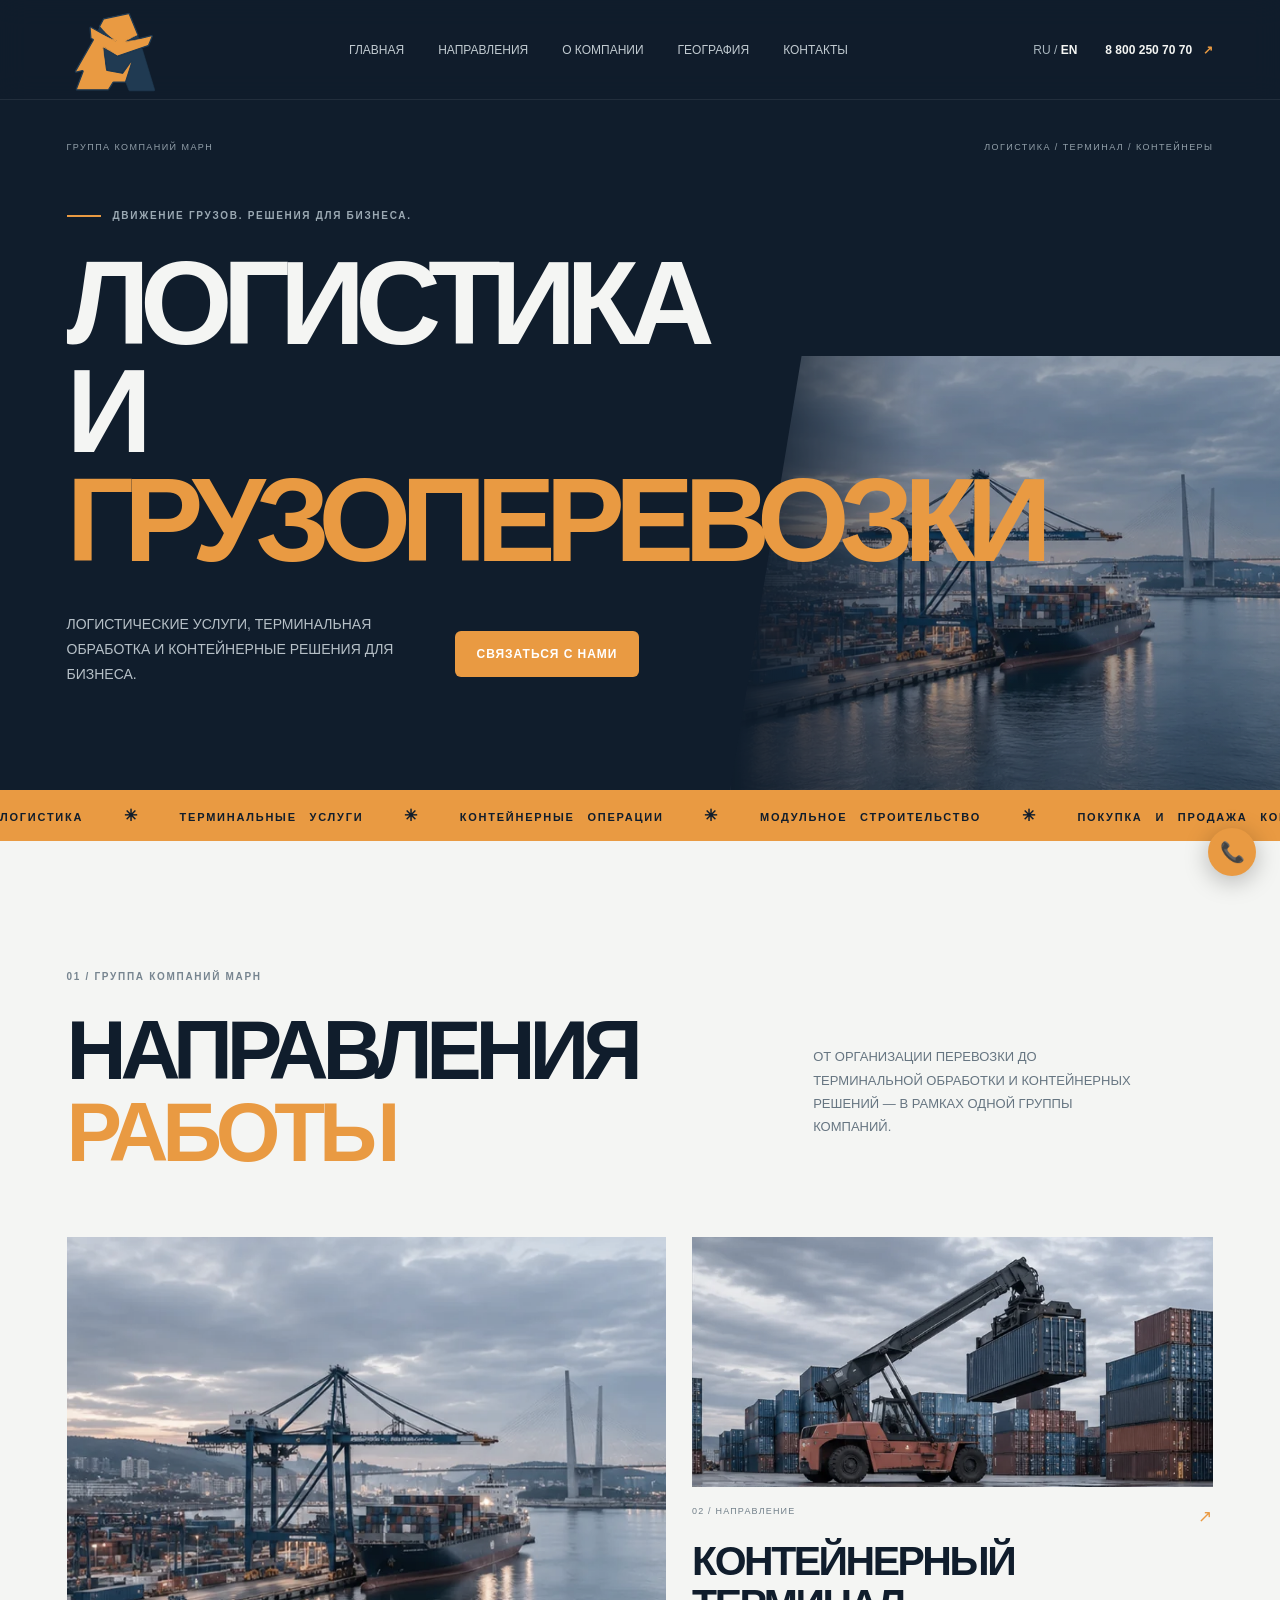
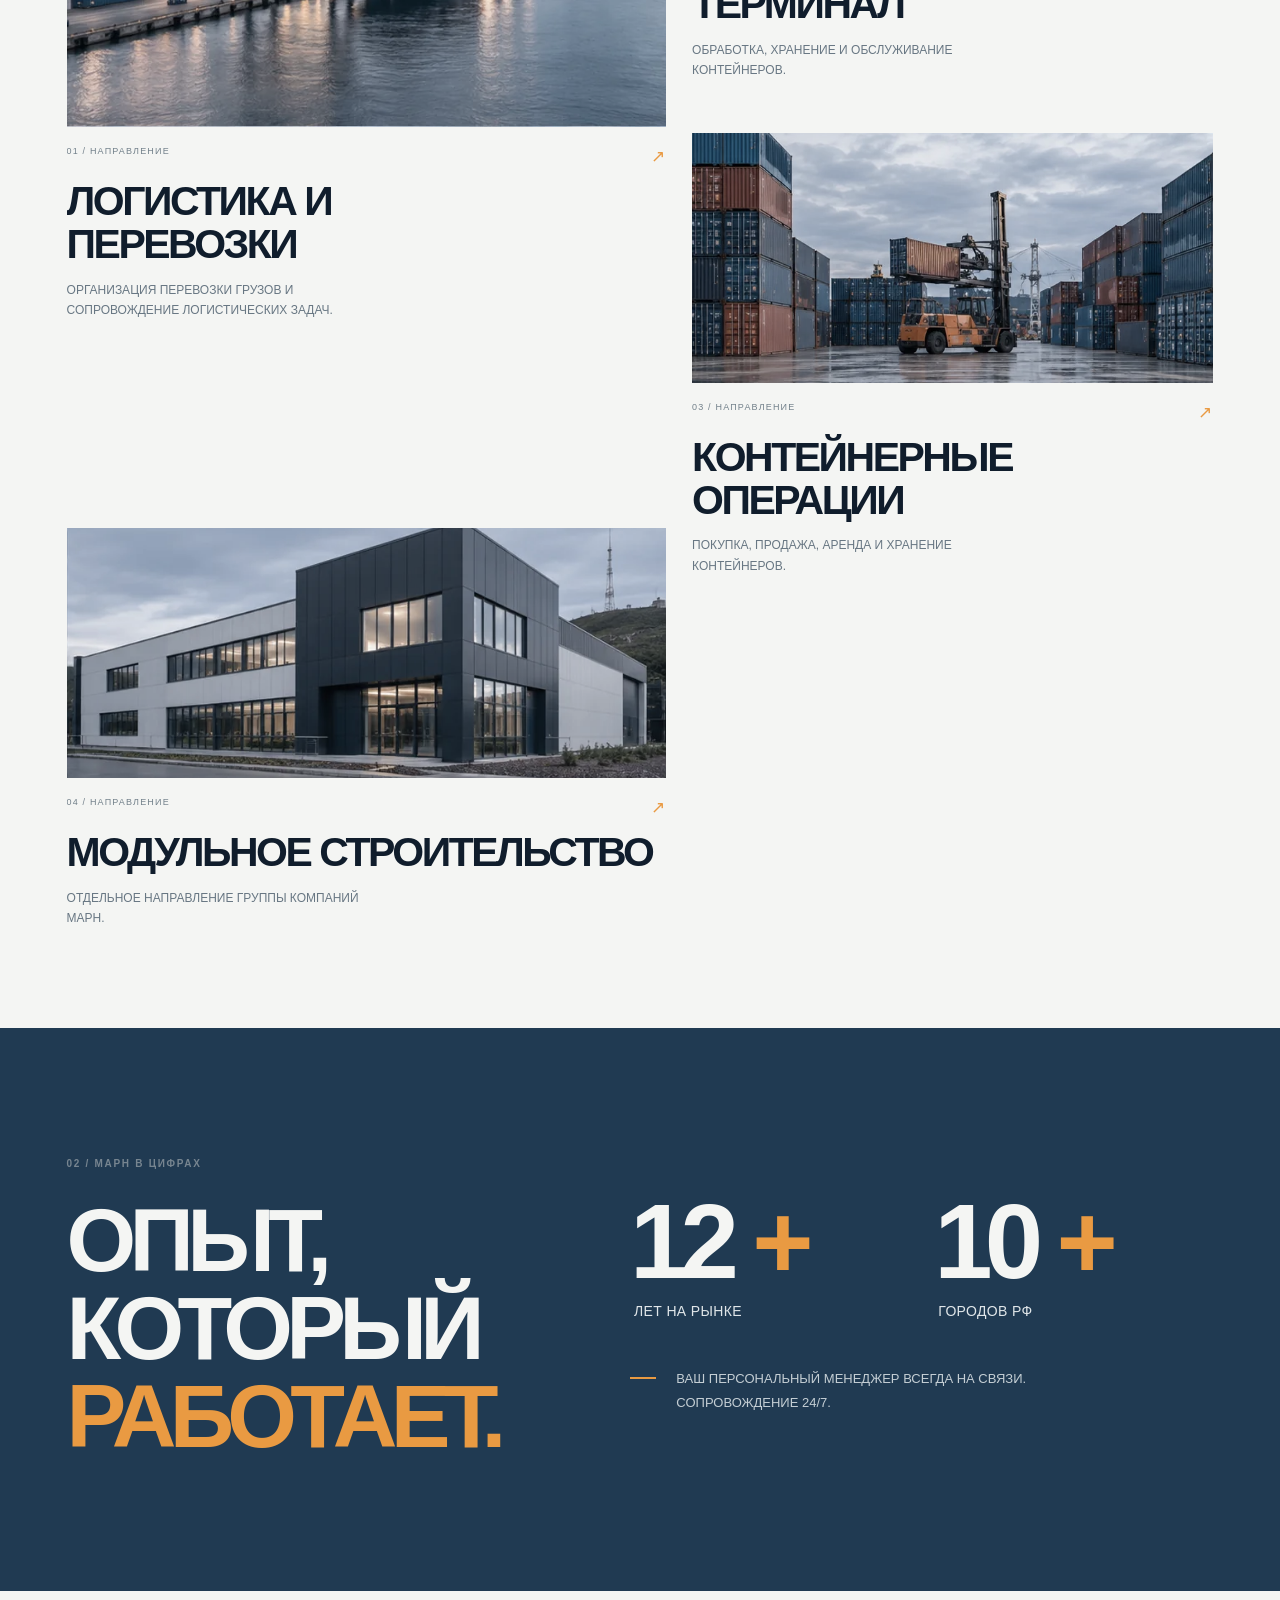
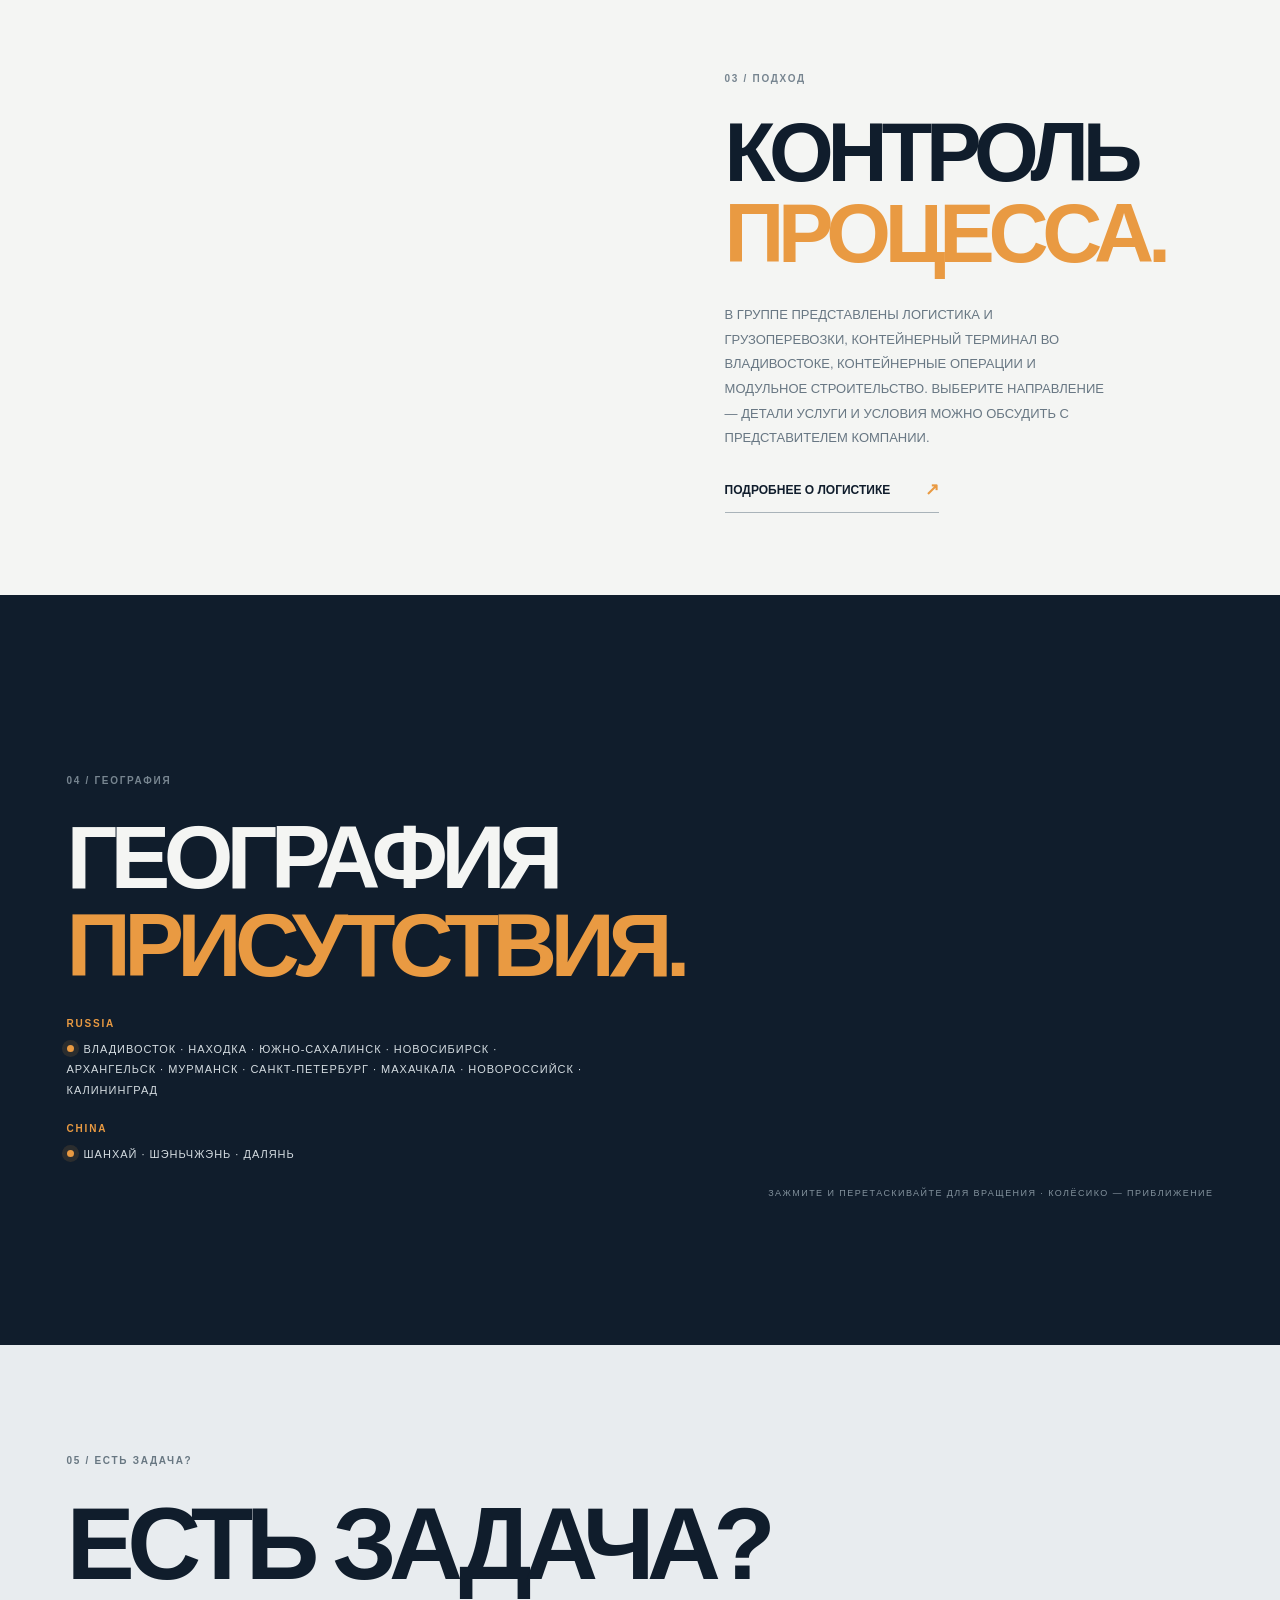
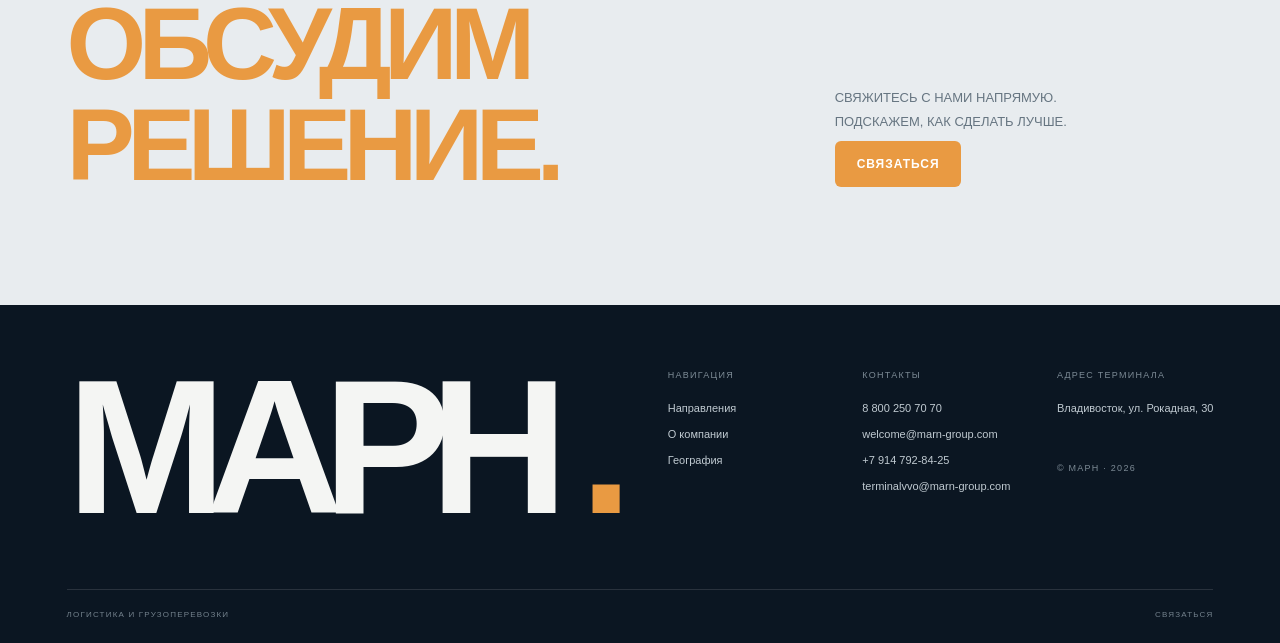
<file: index.html>
<!DOCTYPE html>
<html lang="ru">
  <head>
    <meta charset="utf-8"/>
    <meta content="width=device-width, initial-scale=1" name="viewport"/>
    <meta content="Группа компаний МАРН: логистика и грузоперевозки, контейнерный терминал во Владивостоке, контейнерные операции и модульное строительство." name="description"/>
    <meta content="#101D2C" name="theme-color"/>
    <meta content="website" property="og:type"/>
    <meta content="МАРН" property="og:site_name"/>
    <meta content="МАРН — логистика и грузоперевозки" property="og:title"/>
    <meta content="Группа компаний МАРН: логистика и грузоперевозки, контейнерный терминал во Владивостоке, контейнерные операции и модульное строительство." property="og:description"/>
    <meta content="https://marn-group.com/assets/images/port.webp" property="og:image"/>
    <title>
      МАРН — логистика и грузоперевозки
    </title>
    <link href="https://marn-group.com/index.html" rel="canonical"/>
    <link href="https://marn-group.com/index.html" hreflang="ru" rel="alternate"/>
    <link href="https://marn-group.com/en/index.html" hreflang="en" rel="alternate"/>
    <link href="https://marn-group.com/index.html" hreflang="x-default" rel="alternate"/>
    <link href="assets/favicon.svg" rel="icon" type="image/svg+xml"/>
    <link as="image" href="assets/images/port.webp" rel="preload"/>
    <link href="assets/style.css" rel="stylesheet"/>
    <script defer="" src="assets/app.js">
    </script>
  </head>
  <body>
    <a class="skip-link" href="#main">
      Перейти к содержанию
    </a>
    <header class="site-header">
      <a aria-label="MARN" class="brand" href="index.html">
        <img src="assets/images/logo.svg" alt="" class="logo">
      </a>
      <nav aria-label="Основная навигация" class="main-nav" id="main-nav">
        <a aria-current="page" href="index.html">
          ГЛАВНАЯ
        </a>
        <a href="index.html#services">
          НАПРАВЛЕНИЯ
        </a>
        <a href="index.html#about">
          О КОМПАНИИ
        </a>
        <a href="index.html#geography">
          ГЕОГРАФИЯ
        </a>
        <a href="contacts.html">
          КОНТАКТЫ
        </a>
      </nav>
      <div class="header-right">
        <a aria-label="Switch language" class="lang" href="en/index.html">
          RU /
          <b>
            EN
          </b>
        </a>
        <a class="header-contact" href="tel:+78002507070">
          8 800 250 70 70
          <span>
            ↗
          </span>
        </a>
        <button aria-controls="main-nav" aria-expanded="false" aria-label="Открыть меню" class="menu-toggle">
          <span>
          </span>
          <span>
          </span>
        </button>
      </div>
    </header>
    <main id="main">
      <section class="hero">
        <div class="hero-topline">
          <span>
            ГРУППА КОМПАНИЙ МАРН
          </span>
          <span>
            ЛОГИСТИКА / ТЕРМИНАЛ / КОНТЕЙНЕРЫ
          </span>
        </div>
        <div class="hero-content">
          <p class="eyebrow">
            <span class="orange-line">
            </span>
            ДВИЖЕНИЕ ГРУЗОВ. РЕШЕНИЯ ДЛЯ БИЗНЕСА.
          </p>
          <h1>
            Логистика
            <br/>
            и
            <em>
              грузоперевозки
            </em>
          </h1>
          <div class="hero-bottom">
            <div>
              <p>
                ЛОГИСТИЧЕСКИЕ УСЛУГИ, ТЕРМИНАЛЬНАЯ ОБРАБОТКА И КОНТЕЙНЕРНЫЕ РЕШЕНИЯ ДЛЯ БИЗНЕСА.
              </p>
              <a class="button button-orange" href="#contact-modal" data-contact-modal>
                Связаться с нами
                <span>
                  ↗
                </span>
              </a>
            </div>
          </div>
        </div>
        <div aria-label="Морской порт и контейнерный терминал" class="hero-image" role="img">
        </div>
      </section>
      <section aria-label="Направления деятельности" class="ticker">
        <div class="ticker-track">
          <span>ЛОГИСТИКА <b>✳</b> ТЕРМИНАЛЬНЫЕ УСЛУГИ <b>✳</b> КОНТЕЙНЕРНЫЕ ОПЕРАЦИИ <b>✳</b> МОДУЛЬНОЕ СТРОИТЕЛЬСТВО <b>✳</b> ПОКУПКА И ПРОДАЖА КОНТЕЙНЕРОВ <b>✳</b> АРЕНДА И ХРАНЕНИЕ <b>✳</b> ОБРАБОТКА ГРУЗОВ <b>✳</b></span>
          <span aria-hidden="true">ЛОГИСТИКА <b>✳</b> ТЕРМИНАЛЬНЫЕ УСЛУГИ <b>✳</b> КОНТЕЙНЕРНЫЕ ОПЕРАЦИИ <b>✳</b> МОДУЛЬНОЕ СТРОИТЕЛЬСТВО <b>✳</b> ПОКУПКА И ПРОДАЖА КОНТЕЙНЕРОВ <b>✳</b> АРЕНДА И ХРАНЕНИЕ <b>✳</b> ОБРАБОТКА ГРУЗОВ <b>✳</b></span>
        </div>
      </section>
      <section class="section services-section" id="services">
        <div class="section-heading">
          <div>
            <p class="eyebrow">
              01 / ГРУППА КОМПАНИЙ МАРН
            </p>
            <h2>
              Направления
              <br/>
              <span>
                работы
              </span>
            </h2>
          </div>
          <p class="section-intro">
           ОТ ОРГАНИЗАЦИИ ПЕРЕВОЗКИ ДО ТЕРМИНАЛЬНОЙ ОБРАБОТКИ И КОНТЕЙНЕРНЫХ РЕШЕНИЙ — В РАМКАХ ОДНОЙ ГРУППЫ КОМПАНИЙ.
          </p>
        </div>
        <div class="service-grid">
          <a class="service-card service-main" href="logistics.html">
            <div aria-label="Логистика и перевозки" class="service-photo photo-logistics" role="img">
            </div>
            <div class="service-meta">
              <span>
                01 / НАПРАВЛЕНИЕ
              </span>
              <span>
                ↗
              </span>
            </div>
            <h3>
              Логистика и
              <br/>
              перевозки
            </h3>
            <p>
              ОРГАНИЗАЦИЯ ПЕРЕВОЗКИ ГРУЗОВ И СОПРОВОЖДЕНИЕ ЛОГИСТИЧЕСКИХ ЗАДАЧ.
            </p>
          </a>
          <a class="service-card" href="terminal.html">
            <div aria-label="Контейнерный терминал" class="service-photo photo-terminal" role="img">
            </div>
            <div class="service-meta">
              <span>
                02 / НАПРАВЛЕНИЕ
              </span>
              <span>
                ↗
              </span>
            </div>
            <h3>
              Контейнерный терминал
            </h3>
            <p>
              ОБРАБОТКА, ХРАНЕНИЕ И ОБСЛУЖИВАНИЕ КОНТЕЙНЕРОВ.
            </p>
          </a>
          <a class="service-card" href="containers.html">
            <div aria-label="Контейнерные операции" class="service-photo photo-containers" role="img">
            </div>
            <div class="service-meta">
              <span>
                03 / НАПРАВЛЕНИЕ
              </span>
              <span>
                ↗
              </span>
            </div>
            <h3>
              Контейнерные операции
            </h3>
            <p>
              ПОКУПКА, ПРОДАЖА, АРЕНДА И ХРАНЕНИЕ КОНТЕЙНЕРОВ.
            </p>
          </a>
          <a class="service-card service-card--modular" href="modular.html">
            <div aria-label="Модульное строительство" class="service-photo photo-modular" role="img">
            </div>
            <div class="service-meta">
              <span>
                04 / НАПРАВЛЕНИЕ
              </span>
              <span>
                ↗
              </span>
            </div>
            <h3>
              Модульное строительство
            </h3>
            <p>
              ОТДЕЛЬНОЕ НАПРАВЛЕНИЕ ГРУППЫ КОМПАНИЙ МАРН.
            </p>
          </a>
        </div>
      </section>
      <section class="stats-section" id="about">
        <div class="stats-left">
          <p class="eyebrow">
            02 / МАРН В ЦИФРАХ
          </p>
          <h2>
            Опыт,
            <br/>
            который
            <br/>
            <span>
              работает.
            </span>
          </h2>
        </div>
        <div class="stats-right">
          <div class="stat">
            <strong>
              12
              <span>
                +
              </span>
            </strong>
            <p>
              ЛЕТ НА РЫНКЕ
            </p>
          </div>
          <div class="stat">
            <strong>
              10
              <span>
                +
              </span>
            </strong>
            <p>
              ГОРОДОВ РФ
            </p>
          </div>
          <div class="stat-note">
            <span class="orange-line">
            </span>
            <p>
              ВАШ ПЕРСОНАЛЬНЫЙ МЕНЕДЖЕР ВСЕГДА НА СВЯЗИ. СОПРОВОЖДЕНИЕ 24/7.
            </p>
          </div>
        </div>
      </section>
      <section class="feature-section">
        <div aria-label="Контейнерная площадка" class="feature-image" role="img">
        </div>
        <div class="feature-copy">
          <p class="eyebrow">
            03 / ПОДХОД
          </p>
          <h2>
            Контроль
            <br/>
            <span>
              процесса.
            </span>
          </h2>
          <p>
            В ГРУППЕ ПРЕДСТАВЛЕНЫ ЛОГИСТИКА И ГРУЗОПЕРЕВОЗКИ, КОНТЕЙНЕРНЫЙ ТЕРМИНАЛ ВО ВЛАДИВОСТОКЕ, КОНТЕЙНЕРНЫЕ ОПЕРАЦИИ И МОДУЛЬНОЕ СТРОИТЕЛЬСТВО. ВЫБЕРИТЕ НАПРАВЛЕНИЕ — ДЕТАЛИ УСЛУГИ И УСЛОВИЯ МОЖНО ОБСУДИТЬ С ПРЕДСТАВИТЕЛЕМ КОМПАНИИ.
          </p>
          <a class="text-link" href="logistics.html">
            ПОДРОБНЕЕ О ЛОГИСТИКЕ
            <span>
              ↗
            </span>
          </a>
        </div>
      </section>
      <section class="geo-section" id="geography">
        <div class="geo-copy">
          <p class="eyebrow">
            04 / ГЕОГРАФИЯ
          </p>
          <h2>
            География
            <br/>
            <span>
              присутствия.
            </span>
          </h2>
          <div class="geo-city-group">
            <p class="geo-country">RUSSIA</p>
            <div class="geo-caption"><span class="pulse"></span>ВЛАДИВОСТОК · НАХОДКА · ЮЖНО-САХАЛИНСК · НОВОСИБИРСК · АРХАНГЕЛЬСК · МУРМАНСК · САНКТ-ПЕТЕРБУРГ · МАХАЧКАЛА · НОВОРОССИЙСК · КАЛИНИНГРАД</div>
            <p class="geo-country">CHINA</p>
            <div class="geo-caption"><span class="pulse"></span>ШАНХАЙ · ШЭНЬЧЖЭНЬ · ДАЛЯНЬ</div>
          </div>
        </div>
        <div class="globe-wrap">
          <canvas aria-label="Интерактивный трёхмерный глобус с отмеченными городами России и Китая." id="globe" role="img">
          </canvas>
          <button aria-label="Выбрать Владивосток" class="globe-city" type="button">
            ●
            <span>
              VLADIVOSTOK
            </span>
          </button>
          <div class="globe-hint">
            ЗАЖМИТЕ И ПЕРЕТАСКИВАЙТЕ ДЛЯ ВРАЩЕНИЯ · КОЛЁСИКО — ПРИБЛИЖЕНИЕ
          </div>
        </div>
      </section>
      <section class="contact-band" id="contacts">
        <div>
          <p class="eyebrow">
            05 / ЕСТЬ ЗАДАЧА?
          </p>
          <h2>
            Есть задача?
            <br/>
            <span>
              Обсудим решение.
            </span>
          </h2>
        </div>
        <div class="contact-action">
          <p>
            СВЯЖИТЕСЬ С НАМИ НАПРЯМУЮ. ПОДСКАЖЕМ, КАК СДЕЛАТЬ ЛУЧШЕ.
          </p>
          <a class="button button-orange contact-btn" href="#contact-modal" data-contact-modal>
            СВЯЗАТЬСЯ
            <span>
              ↗
            </span>
          </a>
        </div>
      </section>
    </main>
    <footer class="footer">
      <div class="footer-top">
        <a class="footer-wordmark" href="index.html">
          МАРН
          <span>
            .
          </span>
        </a>
        <div class="footer-columns">
          <div>
            <small>
              НАВИГАЦИЯ
            </small>
            <a href="index.html#services">
              Направления
            </a>
            <a href="index.html#about">
              О компании
            </a>
            <a href="index.html#geography">
              География
            </a>
          </div>
          <div>
            <small>
              КОНТАКТЫ
            </small>
            <a href="tel:+78002507070">
              8 800 250 70 70
            </a>
            <a href="mailto:welcome@marn-group.com">
              welcome@marn-group.com
            </a>
            <a href="tel:+79147928425">
              +7 914 792-84-25
            </a>
            <a href="mailto:terminalvvo@marn-group.com">
              terminalvvo@marn-group.com
            </a>
          </div>
          <div>
            <small>
              АДРЕС ТЕРМИНАЛА
            </small>
            <span>
              Владивосток, ул. Рокадная, 30
            </span>
            <small class="footer-legal">
              © МАРН · 2026
            </small>
          </div>
        </div>
      </div>
      <div class="footer-bottom">
        <span>
          ЛОГИСТИКА И ГРУЗОПЕРЕВОЗКИ
        </span>
        <a href="#contact-modal" data-contact-modal>СВЯЗАТЬСЯ</a>
      </div>
    </footer>
    <a aria-label="Позвонить в МАРН" class="floating-contact" href="#contact-modal" data-contact-modal>
       📞
    </a>
  </body>
</html>
</file>
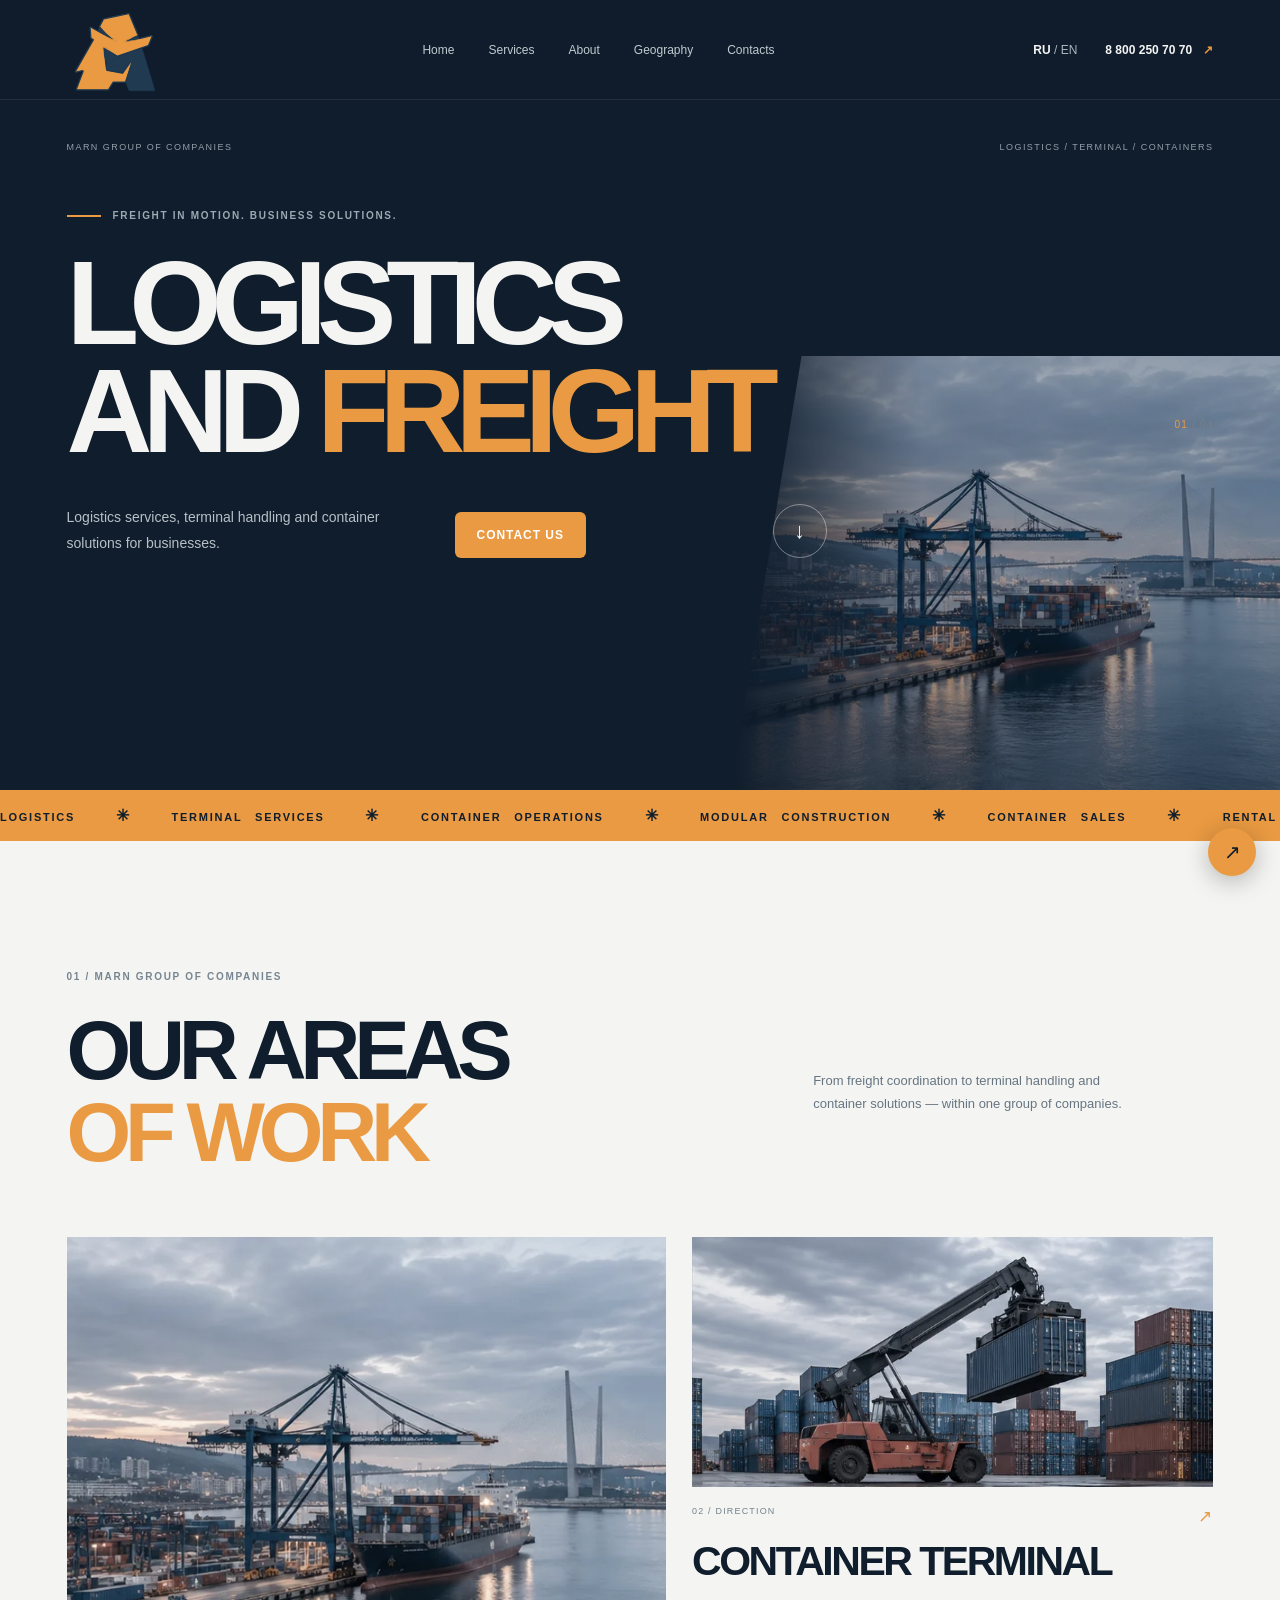
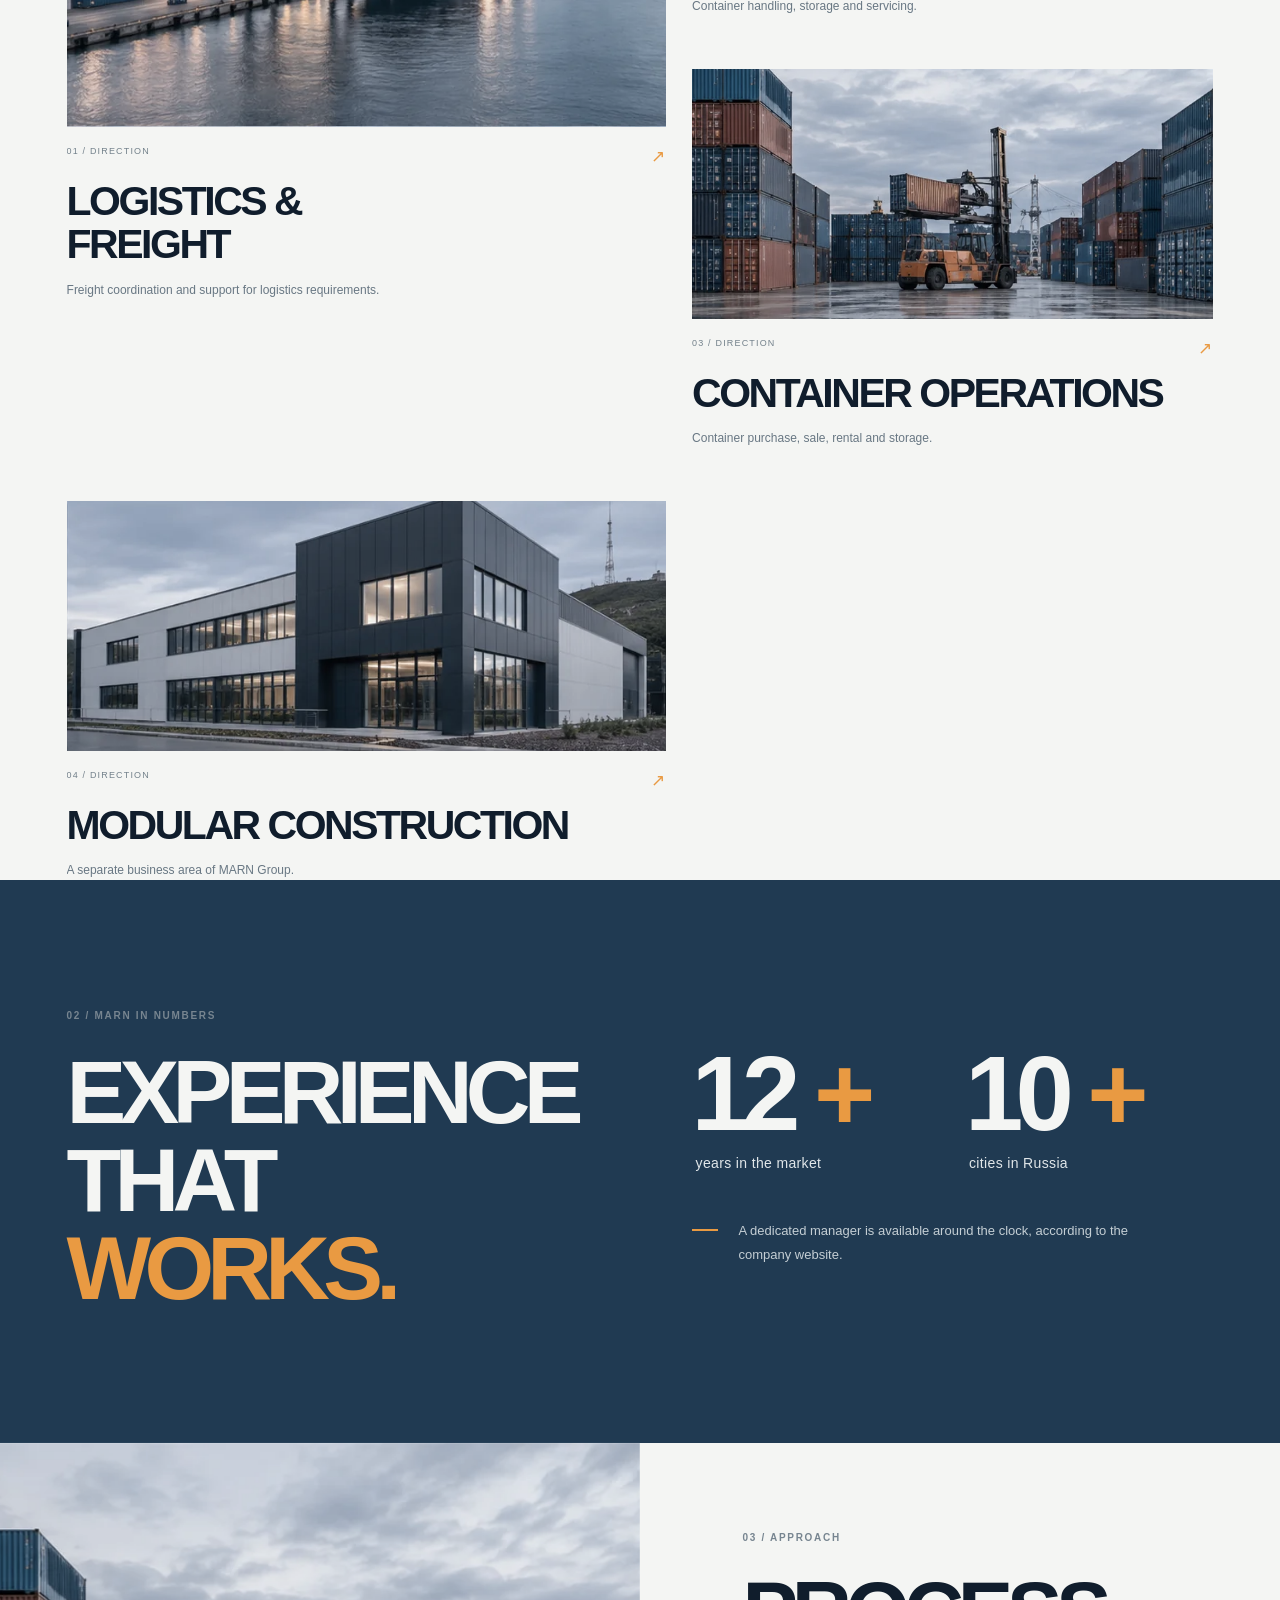
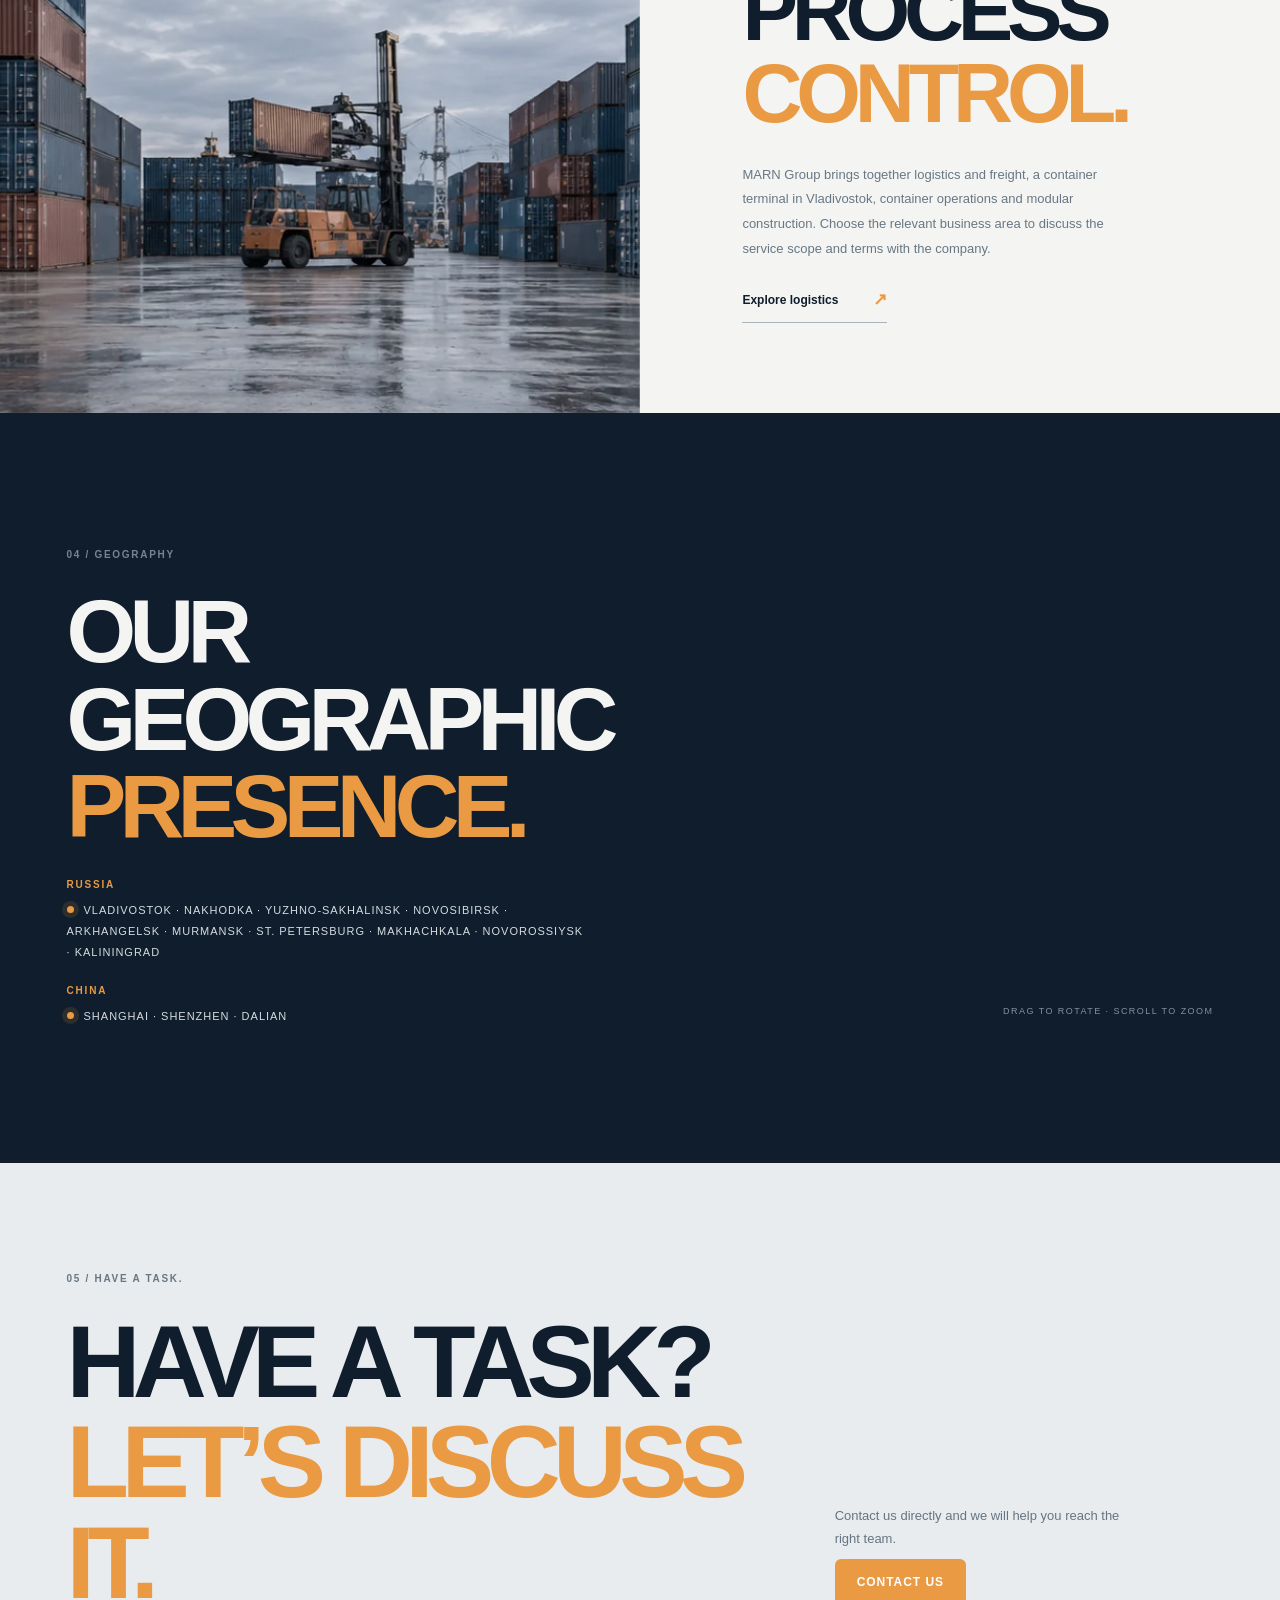
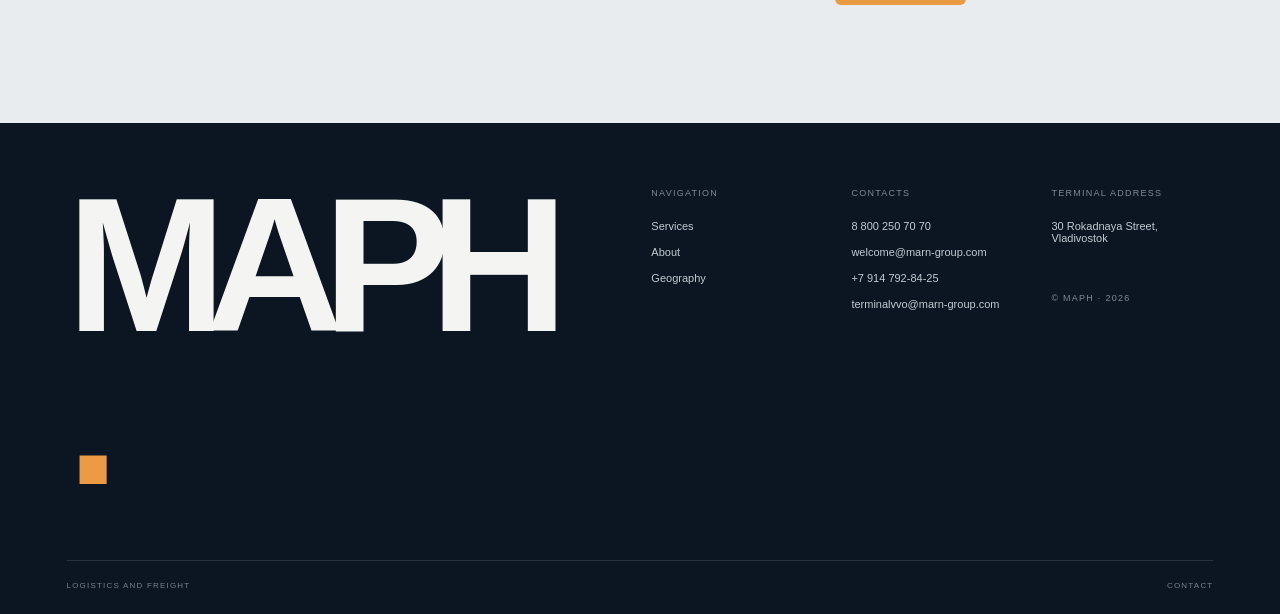
<file: en/index.html>
<!DOCTYPE html>
<html lang="en">
  <head>
    <meta charset="utf-8"/>
    <meta content="width=device-width, initial-scale=1" name="viewport"/>
    <meta content="MARN Group: logistics and freight transportation, a container terminal in Vladivostok, container operations and modular construction." name="description"/>
    <meta content="#101D2C" name="theme-color"/>
    <meta content="website" property="og:type"/>
    <meta content="МАРН" property="og:site_name"/>
    <meta content="MARN — Logistics and Freight Transportation" property="og:title"/>
    <meta content="MARN Group: logistics and freight transportation, a container terminal in Vladivostok, container operations and modular construction." property="og:description"/>
    <meta content="https://marn-group.com/assets/images/port.webp" property="og:image"/>
    <title>
      MARN — Logistics and Freight Transportation
    </title>
    <link href="https://marn-group.com/en/index.html" rel="canonical"/>
    <link href="https://marn-group.com/index.html" hreflang="ru" rel="alternate"/>
    <link href="https://marn-group.com/en/index.html" hreflang="en" rel="alternate"/>
    <link href="https://marn-group.com/index.html" hreflang="x-default" rel="alternate"/>
    <link href="../assets/favicon.svg" rel="icon" type="image/svg+xml"/>
    <link as="image" href="../assets/images/port.webp" rel="preload"/>
    <link href="../assets/style.css" rel="stylesheet"/>
    <script defer="" src="../assets/app.js">
    </script>
  </head>
  <body>
    <a class="skip-link" href="#main">
      Skip to content
    </a>
    <header class="site-header">
      <a aria-label="MARN" class="brand" href="index.html">
        <img src="../assets/images/logo.svg" alt="" class="logo">
      </a>
      <nav aria-label="Main navigation" class="main-nav" id="main-nav">
        <a aria-current="page" href="index.html">
          Home
        </a>
        <a href="index.html#services">
          Services
        </a>
        <a href="index.html#about">
          About
        </a>
        <a href="index.html#geography">
          Geography
        </a>
        <a href="contacts.html">
          Contacts
        </a>
      </nav>
      <div class="header-right">
        <a aria-label="Переключить язык" class="lang" href="../index.html">
          <b>
            RU
          </b>
          / EN
        </a>
        <a class="header-contact" href="tel:+78002507070">
          8 800 250 70 70
          <span>
            ↗
          </span>
        </a>
        <button aria-controls="main-nav" aria-expanded="false" aria-label="Open menu" class="menu-toggle">
          <span>
          </span>
          <span>
          </span>
        </button>
      </div>
    </header>
    <main id="main">
      <section class="hero">
        <div class="hero-topline">
          <span>
            MARN GROUP OF COMPANIES
          </span>
          <span>
            LOGISTICS / TERMINAL / CONTAINERS
          </span>
        </div>
        <div class="hero-content">
          <p class="eyebrow">
            <span class="orange-line">
            </span>
            FREIGHT IN MOTION. BUSINESS SOLUTIONS.
          </p>
          <h1>
            Logistics
            <br/>
            and
            <em>
              freight
            </em>
          </h1>
          <div class="hero-bottom">
            <div>
              <p>
                Logistics services, terminal handling and container solutions for businesses.
              </p>
              <a class="button button-orange" href="#contact-modal" data-contact-modal>
                Contact us
                <span>
                  ↗
                </span>
              </a>
            </div>
            <a aria-label="Explore services" class="round-link" href="#services">
              ↓
            </a>
          </div>
        </div>
        <div aria-label="Seaport and container terminal" class="hero-image" role="img">
        </div>
        <div class="hero-index">
          <span>
            01
          </span>
          <span>
            / 04
          </span>
        </div>
      </section>
      <section aria-label="Business areas" class="ticker">
        <div class="ticker-track">
          <span>LOGISTICS <b>✳</b> TERMINAL SERVICES <b>✳</b> CONTAINER OPERATIONS <b>✳</b> MODULAR CONSTRUCTION <b>✳</b> CONTAINER SALES <b>✳</b> RENTAL AND STORAGE <b>✳</b> CARGO HANDLING <b>✳</b></span>
          <span aria-hidden="true">LOGISTICS <b>✳</b> TERMINAL SERVICES <b>✳</b> CONTAINER OPERATIONS <b>✳</b> MODULAR CONSTRUCTION <b>✳</b> CONTAINER SALES <b>✳</b> RENTAL AND STORAGE <b>✳</b> CARGO HANDLING <b>✳</b></span>
        </div>
      </section>
      <section class="section services-section" id="services">
        <div class="section-heading">
          <div>
            <p class="eyebrow">
              01 / MARN GROUP OF COMPANIES
            </p>
            <h2>
              Our areas
              <br/>
              <span>
                of work
              </span>
            </h2>
          </div>
          <p class="section-intro">
            From freight coordination to terminal handling and container solutions — within one group of companies.
          </p>
        </div>
        <div class="service-grid">
          <a class="service-card service-main" href="logistics.html">
            <div aria-label="Logistics &amp; freight" class="service-photo photo-logistics" role="img">
            </div>
            <div class="service-meta">
              <span>
                01 / DIRECTION
              </span>
              <span>
                ↗
              </span>
            </div>
            <h3>
              Logistics &amp;
              <br/>
              freight
            </h3>
            <p>
              Freight coordination and support for logistics requirements.
            </p>
          </a>
          <a class="service-card" href="terminal.html">
            <div aria-label="Container terminal" class="service-photo photo-terminal" role="img">
            </div>
            <div class="service-meta">
              <span>
                02 / DIRECTION
              </span>
              <span>
                ↗
              </span>
            </div>
            <h3>
              Container terminal
            </h3>
            <p>
              Container handling, storage and servicing.
            </p>
          </a>
          <a class="service-card" href="containers.html">
            <div aria-label="Container operations" class="service-photo photo-containers" role="img">
            </div>
            <div class="service-meta">
              <span>
                03 / DIRECTION
              </span>
              <span>
                ↗
              </span>
            </div>
            <h3>
              Container operations
            </h3>
            <p>
              Container purchase, sale, rental and storage.
            </p>
          </a>
          <a class="service-card" href="modular.html">
            <div aria-label="Modular construction" class="service-photo photo-modular" role="img">
            </div>
            <div class="service-meta">
              <span>
                04 / DIRECTION
              </span>
              <span>
                ↗
              </span>
            </div>
            <h3>
              Modular construction
            </h3>
            <p>
              A separate business area of MARN Group.
            </p>
          </a>
        </div>
      </section>
      <section class="stats-section" id="about">
        <div class="stats-left">
          <p class="eyebrow">
            02 / MARN IN NUMBERS
          </p>
          <h2>
            Experience
            <br/>
            that
            <span>
              works.
            </span>
          </h2>
        </div>
        <div class="stats-right">
          <div class="stat">
            <strong>
              12
              <span>
                +
              </span>
            </strong>
            <p>
              years in the market
            </p>
          </div>
          <div class="stat">
            <strong>
              10
              <span>
                +
              </span>
            </strong>
            <p>
              cities in Russia
            </p>
          </div>
          <div class="stat-note">
            <span class="orange-line">
            </span>
            <p>
              A dedicated manager is available around the clock, according to the company website.
            </p>
          </div>
        </div>
      </section>
      <section class="feature-section">
        <div aria-label="Container yard" class="feature-image" role="img">
        </div>
        <div class="feature-copy">
          <p class="eyebrow">
            03 / APPROACH
          </p>
          <h2>
            Process
            <br/>
            <span>
              control.
            </span>
          </h2>
          <p>
            MARN Group brings together logistics and freight, a container terminal in Vladivostok, container operations and modular construction. Choose the relevant business area to discuss the service scope and terms with the company.
          </p>
          <a class="text-link" href="logistics.html">
            Explore logistics
            <span>
              ↗
            </span>
          </a>
        </div>
      </section>
      <section class="geo-section" id="geography">
        <div class="geo-copy">
          <p class="eyebrow">
            04 / GEOGRAPHY
          </p>
          <h2>
            Our geographic
            <br/>
            <span>
              presence.
            </span>
          </h2>
          <div class="geo-city-group">
            <p class="geo-country">RUSSIA</p>
            <div class="geo-caption"><span class="pulse"></span>VLADIVOSTOK · NAKHODKA · YUZHNO-SAKHALINSK · NOVOSIBIRSK · ARKHANGELSK · MURMANSK · ST. PETERSBURG · MAKHACHKALA · NOVOROSSIYSK · KALININGRAD</div>
            <p class="geo-country">CHINA</p>
            <div class="geo-caption"><span class="pulse"></span>SHANGHAI · SHENZHEN · DALIAN</div>
          </div>
        </div>
        <div class="globe-wrap">
          <canvas aria-label="Interactive 3D globe with marked cities in Russia and China." id="globe" role="img">
          </canvas>
          <button aria-label="Select Vladivostok" class="globe-city" type="button">
            ●
            <span>
              VLADIVOSTOK
            </span>
          </button>
          <div class="globe-hint">
            DRAG TO ROTATE · SCROLL TO ZOOM
          </div>
        </div>
      </section>
      <section class="contact-band" id="contacts">
        <div>
          <p class="eyebrow">
            05 / HAVE A TASK.
          </p>
          <h2>
            Have a task?
            <br/>
            <span>
              Let’s discuss it.
            </span>
          </h2>
        </div>
        <div class="contact-action">
          <p>
            Contact us directly and we will help you reach the right team.
          </p>
          <a class="button button-orange" href="#contact-modal" data-contact-modal>
            Contact us
            <span>
              ↗
            </span>
          </a>
        </div>
      </section>
    </main>
    <footer class="footer">
      <div class="footer-top">
        <a class="footer-wordmark" href="index.html">
          МАРН
          <span>
            .
          </span>
        </a>
        <div class="footer-columns">
          <div>
            <small>
              NAVIGATION
            </small>
            <a href="index.html#services">
              Services
            </a>
            <a href="index.html#about">
              About
            </a>
            <a href="index.html#geography">
              Geography
            </a>
          </div>
          <div>
            <small>
              CONTACTS
            </small>
            <a href="tel:+78002507070">
              8 800 250 70 70
            </a>
            <a href="mailto:welcome@marn-group.com">
              welcome@marn-group.com
            </a>
            <a href="tel:+79147928425">
              +7 914 792-84-25
            </a>
            <a href="mailto:terminalvvo@marn-group.com">
              terminalvvo@marn-group.com
            </a>
          </div>
          <div>
            <small>
              TERMINAL ADDRESS
            </small>
            <span>
              30 Rokadnaya Street, Vladivostok
            </span>
            <small class="footer-legal">
              © МАРН · 2026
            </small>
          </div>
        </div>
      </div>
      <div class="footer-bottom">
        <span>
          LOGISTICS AND FREIGHT
        </span>
        <a href="#contact-modal" data-contact-modal>CONTACT</a>
      </div>
    </footer>
    <a aria-label="Call MARN" class="floating-contact" href="#contact-modal" data-contact-modal>
      ↗
    </a>
  </body>
</html>
</file>
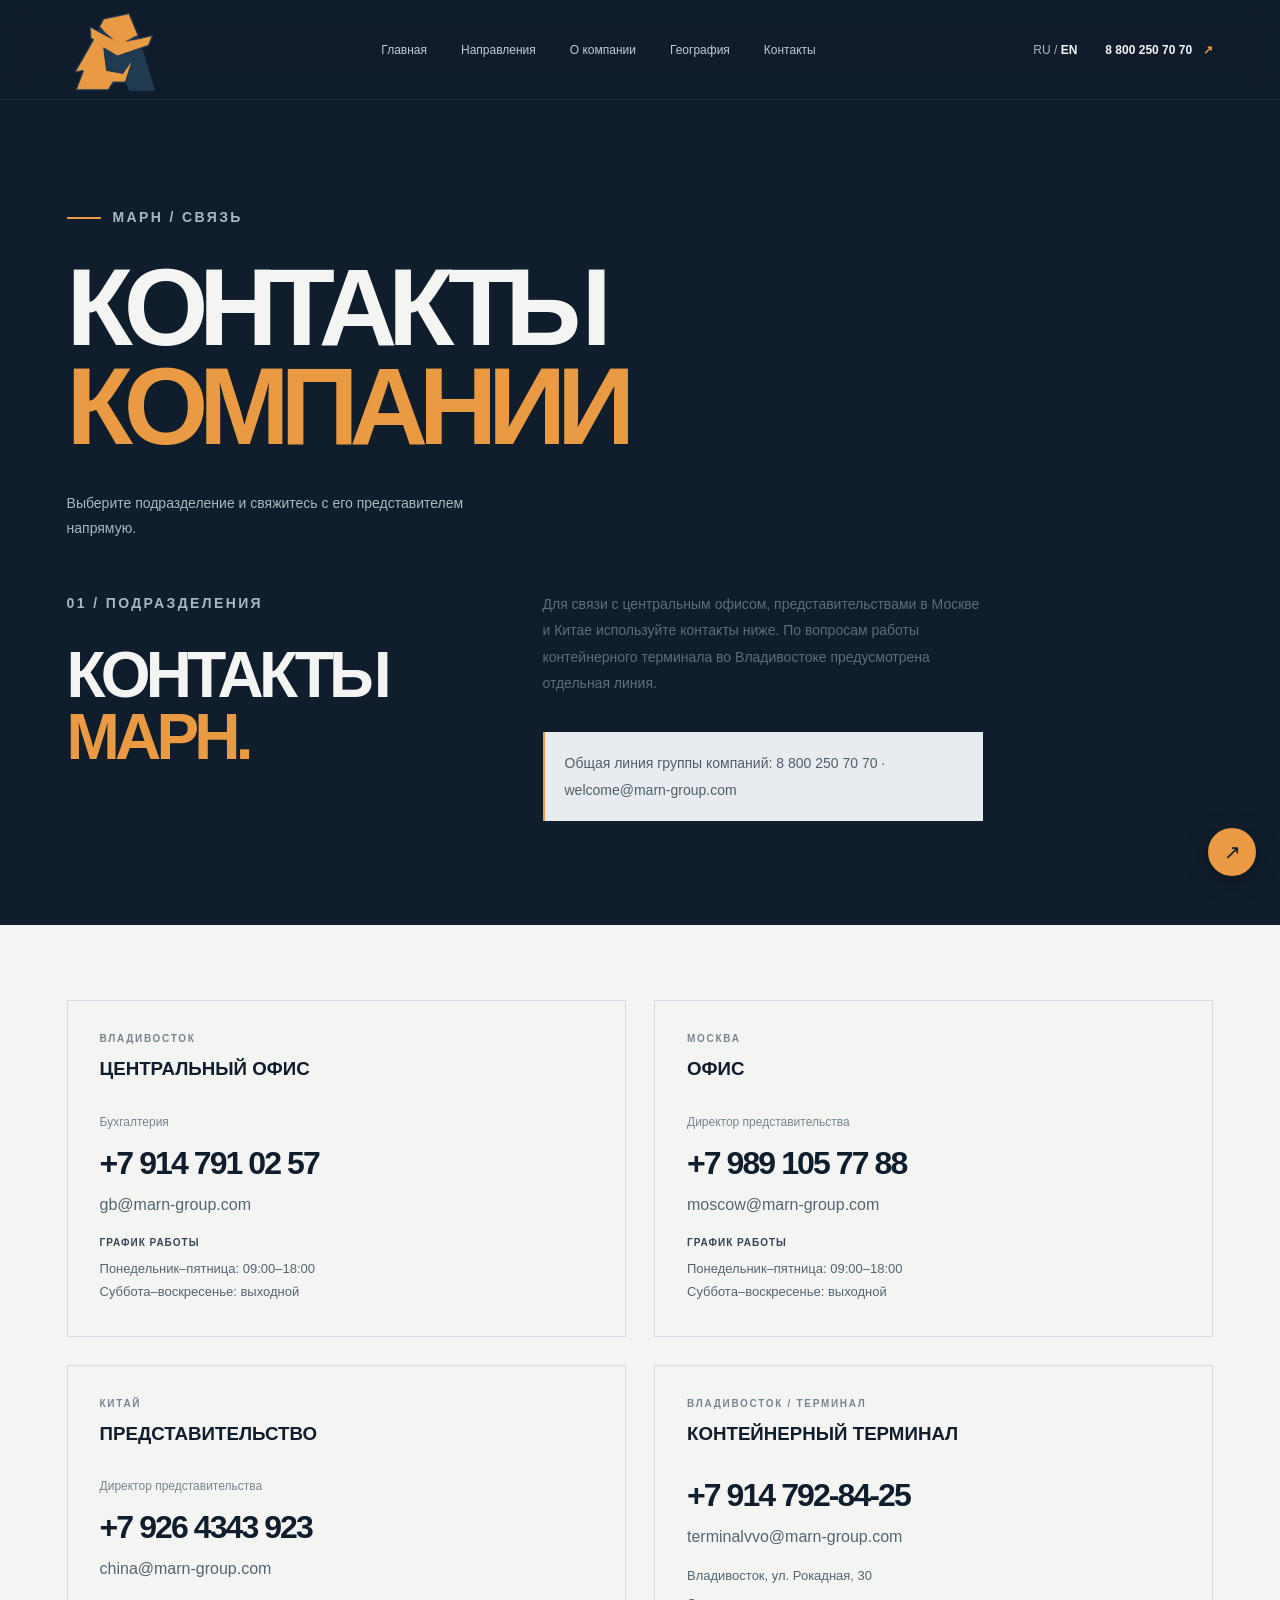
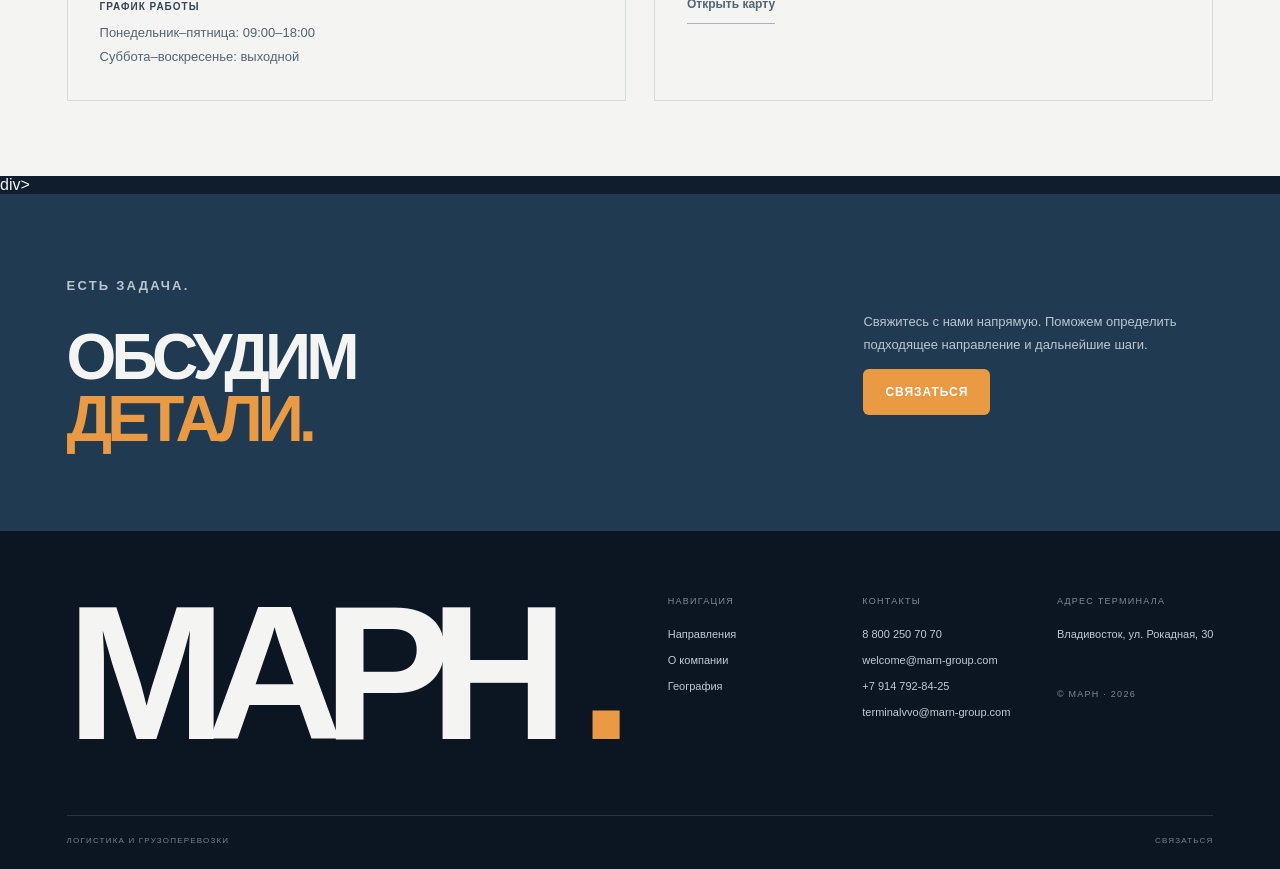
<file: contacts.html>
<!DOCTYPE html>
<html lang="ru">
  <head>
    <meta charset="utf-8"/>
    <meta content="width=device-width, initial-scale=1" name="viewport"/>
    <meta content="Контакты группы компаний МАРН и контейнерного терминала во Владивостоке." name="description"/>
    <meta content="#101D2C" name="theme-color"/>
    <meta content="website" property="og:type"/>
    <meta content="МАРН" property="og:site_name"/>
    <meta content="Контакты — МАРН" property="og:title"/>
    <meta content="Контакты группы компаний МАРН и контейнерного терминала во Владивостоке." property="og:description"/>
    <meta content="https://marn-group.com/assets/images/port.webp" property="og:image"/>
    <title>
      Контакты — МАРН
    </title>
    <link href="https://marn-group.com/contacts.html" rel="canonical"/>
    <link href="https://marn-group.com/contacts.html" hreflang="ru" rel="alternate"/>
    <link href="https://marn-group.com/en/contacts.html" hreflang="en" rel="alternate"/>
    <link href="https://marn-group.com/contacts.html" hreflang="x-default" rel="alternate"/>
    <link href="assets/favicon.svg" rel="icon" type="image/svg+xml"/>
    <link as="image" href="assets/images/port.webp" rel="preload"/>
    <link href="assets/style.css" rel="stylesheet"/>
    <script defer="" src="assets/app.js">
    </script>
  </head>
  <body>
    <a class="skip-link" href="#main">
      Перейти к содержанию
    </a>
    <header class="site-header">
      <a aria-label="MARN" class="brand" href="index.html">
        <img src="assets/images/logo.svg" alt="" class="logo">
      </a>
      <nav aria-label="Основная навигация" class="main-nav" id="main-nav">
        <a href="index.html">
          Главная
        </a>
        <a href="index.html#services">
          Направления
        </a>
        <a href="index.html#about">
          О компании
        </a>
        <a href="index.html#geography">
          География
        </a>
        <a aria-current="page" href="contacts.html">
          Контакты
        </a>
      </nav>
      <div class="header-right">
        <a aria-label="Switch language" class="lang" href="en/contacts.html">
          RU /
          <b>
            EN
          </b>
        </a>
        <a class="header-contact" href="tel:+78002507070">
          8 800 250 70 70
          <span>
            ↗
          </span>
        </a>
        <button aria-controls="main-nav" aria-expanded="false" aria-label="Открыть меню" class="menu-toggle">
          <span>
          </span>
          <span>
          </span>
        </button>
      </div>
    </header>
    <main id="main">
      <section class="page-hero contacts">
        <p class="eyebrow">
          <span class="orange-line">
          </span>
          МАРН / СВЯЗЬ
        </p>
        <h1>
          Контакты
          <br/>
          <em>
            компании
          </em>
        </h1>
        <p>
          Выберите подразделение и свяжитесь с его представителем напрямую.
        </p>
      </sect      <section class="content-section">
        <div class="content-layout">
          <div><p class="eyebrow">01 / ПОДРАЗДЕЛЕНИЯ</p><h2>Контакты<br/><span>МАРН.</span></h2></div>
          <div class="content-body">
            <p>Для связи с центральным офисом, представительствами в Москве и Китае используйте контакты ниже. По вопросам работы контейнерного терминала во Владивостоке предусмотрена отдельная линия.</p>
            <p class="content-note">Общая линия группы компаний: <a href="tel:+78002507070">8 800 250 70 70</a> · <a href="mailto:welcome@marn-group.com">welcome@marn-group.com</a></p>
          </div>
        </div>
      </section>
      <section class="contact-cards" aria-label="Контакты подразделений">
        <article><p class="eyebrow">ВЛАДИВОСТОК</p><h3>Центральный офис</h3><p class="contact-role">Бухгалтерия</p><a class="contact-value" href="tel:+79147910257">+7 914 791 02 57</a><a href="mailto:gb@marn-group.com">gb@marn-group.com</a><p class="contact-hours"><strong>ГРАФИК РАБОТЫ</strong>Понедельник–пятница: 09:00–18:00<br/>Суббота–воскресенье: выходной</p></article>
        <article><p class="eyebrow">МОСКВА</p><h3>Офис</h3><p class="contact-role">Директор представительства</p><a class="contact-value" href="tel:+79891057788">+7 989 105 77 88</a><a href="mailto:moscow@marn-group.com">moscow@marn-group.com</a><p class="contact-hours"><strong>ГРАФИК РАБОТЫ</strong>Понедельник–пятница: 09:00–18:00<br/>Суббота–воскресенье: выходной</p></article>
        <article><p class="eyebrow">КИТАЙ</p><h3>Представительство</h3><p class="contact-role">Директор представительства</p><a class="contact-value" href="tel:+79264343923">+7 926 4343 923</a><a href="mailto:china@marn-group.com">china@marn-group.com</a><p class="contact-hours"><strong>ГРАФИК РАБОТЫ</strong>Понедельник–пятница: 09:00–18:00<br/>Суббота–воскресенье: выходной</p></article>
        <article><p class="eyebrow">ВЛАДИВОСТОК / ТЕРМИНАЛ</p><h3>Контейнерный терминал</h3><a class="contact-value" href="tel:+79147928425">+7 914 792-84-25</a><a href="mailto:terminalvvo@marn-group.com">terminalvvo@marn-group.com</a><p class="contact-address">Владивосток, ул. Рокадная, 30</p><a class="text-link" href="https://yandex.ru/maps/?text=Владивосток%20Рокадная%2030" rel="noopener" target="_blank">Открыть карту</a></article>
      </section>
div>
      <section class="page-cta">
        <div>
          <p class="eyebrow">
            ЕСТЬ ЗАДАЧА.
          </p>
          <h2>
            Обсудим
            <br/>
            <span>
              детали.
            </span>
          </h2>
        </div>
        <div>
          <p>
            Свяжитесь с нами напрямую. Поможем определить подходящее направление и дальнейшие шаги.
          </p>
          <a class="button button-orange" href="#contact-modal" data-contact-modal>
            Связаться
            <span>
              ↗
            </span>
          </a>
        </div>
      </section>
    </main>
    <footer class="footer">
      <div class="footer-top">
        <a class="footer-wordmark" href="index.html">
          МАРН
          <span>
            .
          </span>
        </a>
        <div class="footer-columns">
          <div>
            <small>
              НАВИГАЦИЯ
            </small>
            <a href="index.html#services">
              Направления
            </a>
            <a href="index.html#about">
              О компании
            </a>
            <a href="index.html#geography">
              География
            </a>
          </div>
          <div>
            <small>
              КОНТАКТЫ
            </small>
            <a href="tel:+78002507070">
              8 800 250 70 70
            </a>
            <a href="mailto:welcome@marn-group.com">
              welcome@marn-group.com
            </a>
            <a href="tel:+79147928425">
              +7 914 792-84-25
            </a>
            <a href="mailto:terminalvvo@marn-group.com">
              terminalvvo@marn-group.com
            </a>
          </div>
          <div>
            <small>
              АДРЕС ТЕРМИНАЛА
            </small>
            <span>
              Владивосток, ул. Рокадная, 30
            </span>
            <small class="footer-legal">
              © МАРН · 2026
            </small>
          </div>
        </div>
      </div>
      <div class="footer-bottom">
        <span>
          ЛОГИСТИКА И ГРУЗОПЕРЕВОЗКИ
        </span>
        <a href="#contact-modal" data-contact-modal>СВЯЗАТЬСЯ</a>
      </div>
    </footer>
    <a aria-label="Позвонить в МАРН" class="floating-contact" href="#contact-modal" data-contact-modal>
      ↗
    </a>
  </body>
</html>
</file>
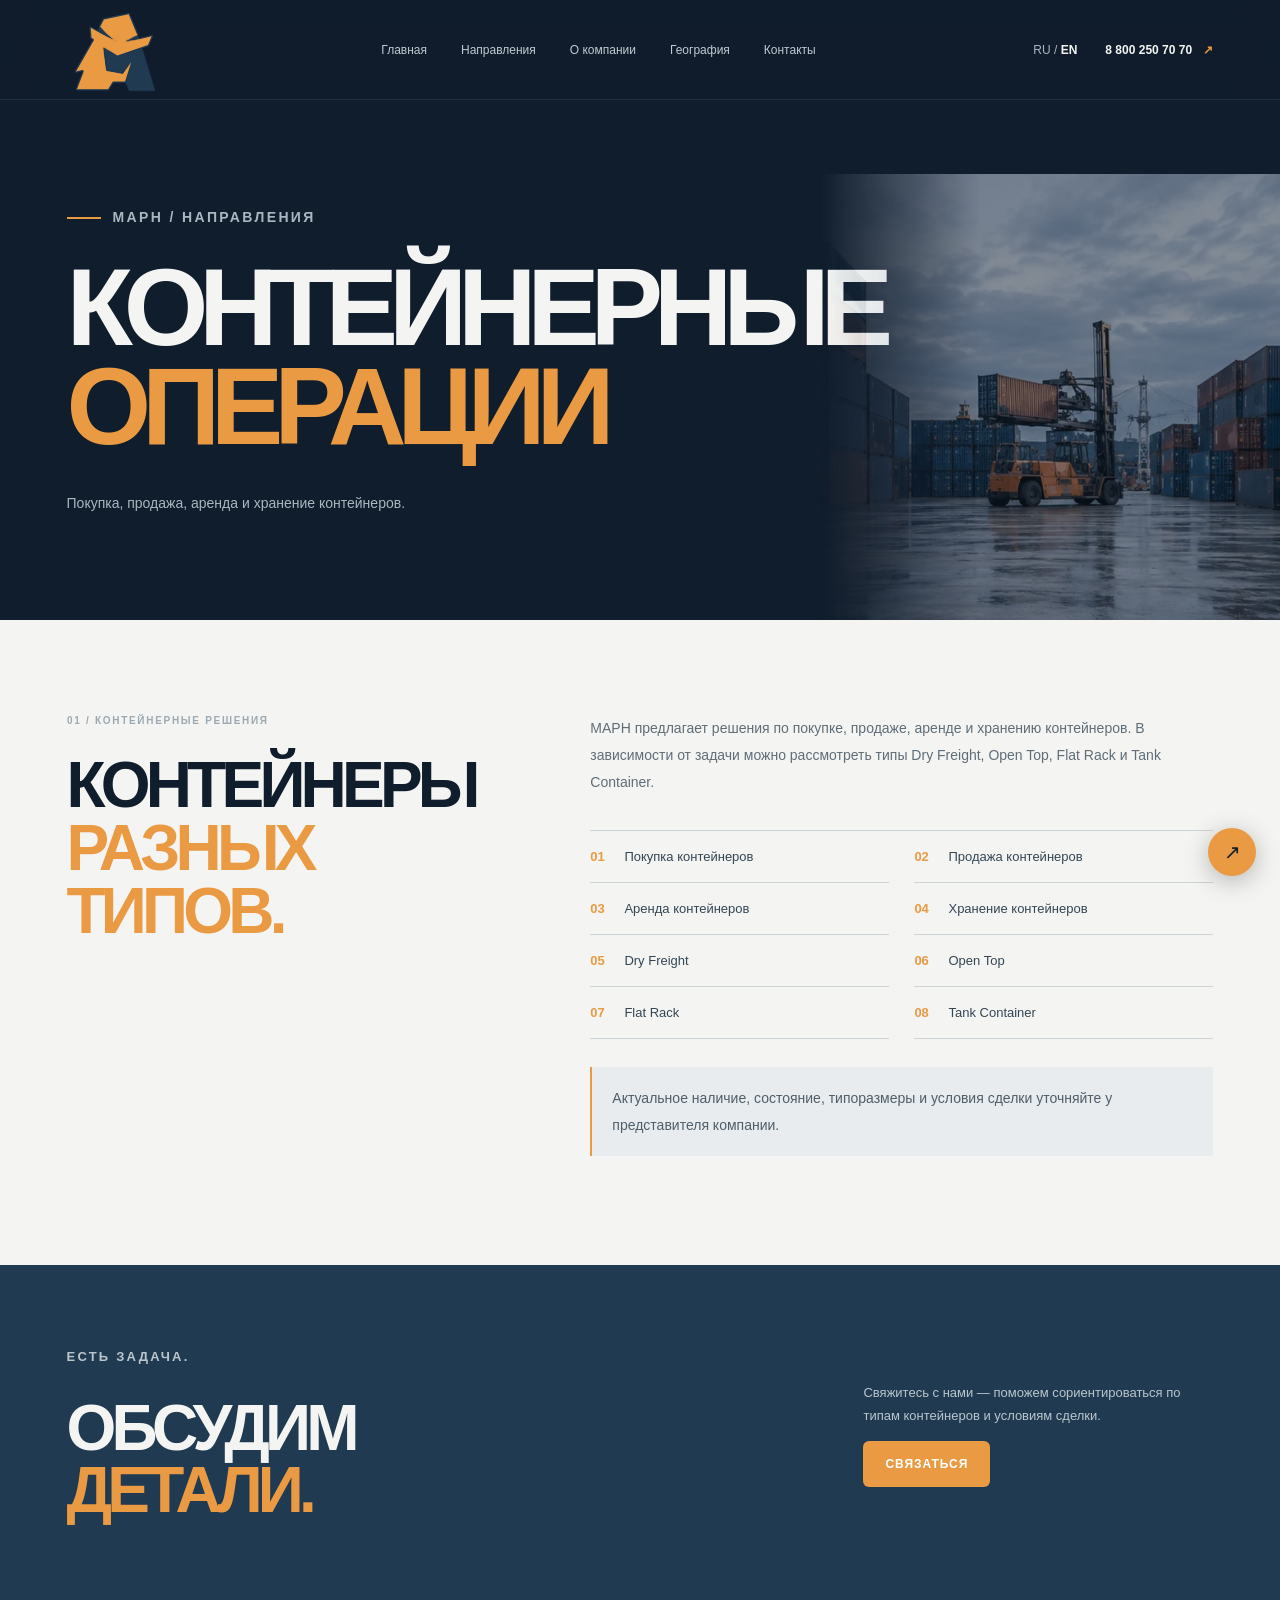
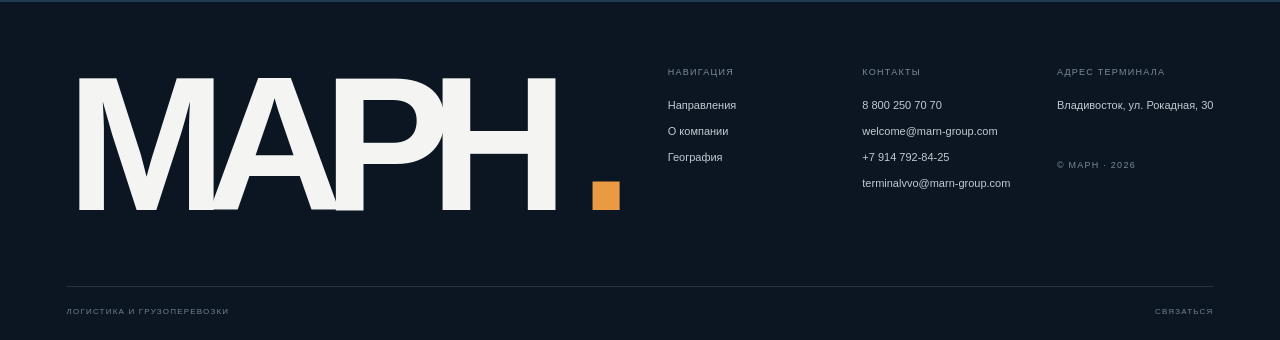
<file: containers.html>
<!DOCTYPE html>
<html lang="ru">
  <head>
    <meta charset="utf-8"/>
    <meta content="width=device-width, initial-scale=1" name="viewport"/>
    <meta content="Покупка, продажа, аренда и хранение контейнеров МАРН." name="description"/>
    <meta content="#101D2C" name="theme-color"/>
    <meta content="website" property="og:type"/>
    <meta content="МАРН" property="og:site_name"/>
    <meta content="Контейнерные операции — МАРН" property="og:title"/>
    <meta content="Покупка, продажа, аренда и хранение контейнеров МАРН." property="og:description"/>
    <meta content="https://marn-group.com/assets/images/port.webp" property="og:image"/>
    <title>
      Контейнерные операции — МАРН
    </title>
    <link href="https://marn-group.com/containers.html" rel="canonical"/>
    <link href="https://marn-group.com/containers.html" hreflang="ru" rel="alternate"/>
    <link href="https://marn-group.com/en/containers.html" hreflang="en" rel="alternate"/>
    <link href="https://marn-group.com/containers.html" hreflang="x-default" rel="alternate"/>
    <link href="assets/favicon.svg" rel="icon" type="image/svg+xml"/>
    <link as="image" href="assets/images/port.webp" rel="preload"/>
    <link href="assets/style.css" rel="stylesheet"/>
    <script defer="" src="assets/app.js">
    </script>
  </head>
  <body>
    <a class="skip-link" href="#main">
      Перейти к содержанию
    </a>
    <header class="site-header">
      <a aria-label="MARN" class="brand" href="index.html">
        <img src="assets/images/logo.svg" alt="" class="logo">
      </a>
      <nav aria-label="Основная навигация" class="main-nav" id="main-nav">
        <a href="index.html">
          Главная
        </a>
        <a href="index.html#services">
          Направления
        </a>
        <a href="index.html#about">
          О компании
        </a>
        <a href="index.html#geography">
          География
        </a>
        <a href="contacts.html">
          Контакты
        </a>
      </nav>
      <div class="header-right">
        <a aria-label="Switch language" class="lang" href="en/containers.html">
          RU /
          <b>
            EN
          </b>
        </a>
        <a class="header-contact" href="tel:+78002507070">
          8 800 250 70 70
          <span>
            ↗
          </span>
        </a>
        <button aria-controls="main-nav" aria-expanded="false" aria-label="Открыть меню" class="menu-toggle">
          <span>
          </span>
          <span>
          </span>
        </button>
      </div>
    </header>
    <main id="main">
      <section class="page-hero containers">
        <p class="eyebrow">
          <span class="orange-line">
          </span>
          МАРН / НАПРАВЛЕНИЯ
        </p>
        <h1>
          Контейнерные
          <br/>
          <em>
            операции
          </em>
        </h1>
        <p>
          Покупка, продажа, аренда и хранение контейнеров.
        </p>
      </section>
      <section class="content-section">
        <div class="content-layout">
          <div>
            <p class="eyebrow">
              01 / КОНТЕЙНЕРНЫЕ РЕШЕНИЯ
            </p>
            <h2>
              Контейнеры
              <br/>
              <span>
                разных типов.
              </span>
            </h2>
          </div>
          <div class="content-body">
            <p>
              МАРН предлагает решения по покупке, продаже, аренде и хранению контейнеров. В зависимости от задачи можно рассмотреть типы Dry Freight, Open Top, Flat Rack и Tank Container.
            </p>
            <ul class="detail-list">
              <li>
                <span>
                  01
                </span>
                Покупка контейнеров
              </li>
              <li>
                <span>
                  02
                </span>
                Продажа контейнеров
              </li>
              <li>
                <span>
                  03
                </span>
                Аренда контейнеров
              </li>
              <li>
                <span>
                  04
                </span>
                Хранение контейнеров
              </li>
              <li>
                <span>
                  05
                </span>
                Dry Freight
              </li>
              <li>
                <span>
                  06
                </span>
                Open Top
              </li>
              <li>
                <span>
                  07
                </span>
                Flat Rack
              </li>
              <li>
                <span>
                  08
                </span>
                Tank Container
              </li>
            </ul>
            <p class="content-note">
              Актуальное наличие, состояние, типоразмеры и условия сделки уточняйте у представителя компании.
            </p>
          </div>
        </div>
      </section>
      <section class="page-cta">
        <div>
          <p class="eyebrow">
            ЕСТЬ ЗАДАЧА.
          </p>
          <h2>
            Обсудим
            <br/>
            <span>
              детали.
            </span>
          </h2>
        </div>
        <div>
          <p>
            Свяжитесь с нами — поможем сориентироваться по типам контейнеров и условиям сделки.
          </p>
          <a class="button button-orange" href="#contact-modal" data-contact-modal>
            Связаться
            <span>
              ↗
            </span>
          </a>
        </div>
      </section>
    </main>
    <footer class="footer">
      <div class="footer-top">
        <a class="footer-wordmark" href="index.html">
          МАРН
          <span>
            .
          </span>
        </a>
        <div class="footer-columns">
          <div>
            <small>
              НАВИГАЦИЯ
            </small>
            <a href="index.html#services">
              Направления
            </a>
            <a href="index.html#about">
              О компании
            </a>
            <a href="index.html#geography">
              География
            </a>
          </div>
          <div>
            <small>
              КОНТАКТЫ
            </small>
            <a href="tel:+78002507070">
              8 800 250 70 70
            </a>
            <a href="mailto:welcome@marn-group.com">
              welcome@marn-group.com
            </a>
            <a href="tel:+79147928425">
              +7 914 792-84-25
            </a>
            <a href="mailto:terminalvvo@marn-group.com">
              terminalvvo@marn-group.com
            </a>
          </div>
          <div>
            <small>
              АДРЕС ТЕРМИНАЛА
            </small>
            <span>
              Владивосток, ул. Рокадная, 30
            </span>
            <small class="footer-legal">
              © МАРН · 2026
            </small>
          </div>
        </div>
      </div>
      <div class="footer-bottom">
        <span>
          ЛОГИСТИКА И ГРУЗОПЕРЕВОЗКИ
        </span>
        <a href="#contact-modal" data-contact-modal>СВЯЗАТЬСЯ</a>
      </div>
    </footer>
    <a aria-label="Позвонить в МАРН" class="floating-contact" href="#contact-modal" data-contact-modal>
      ↗
    </a>
  </body>
</html>
</file>
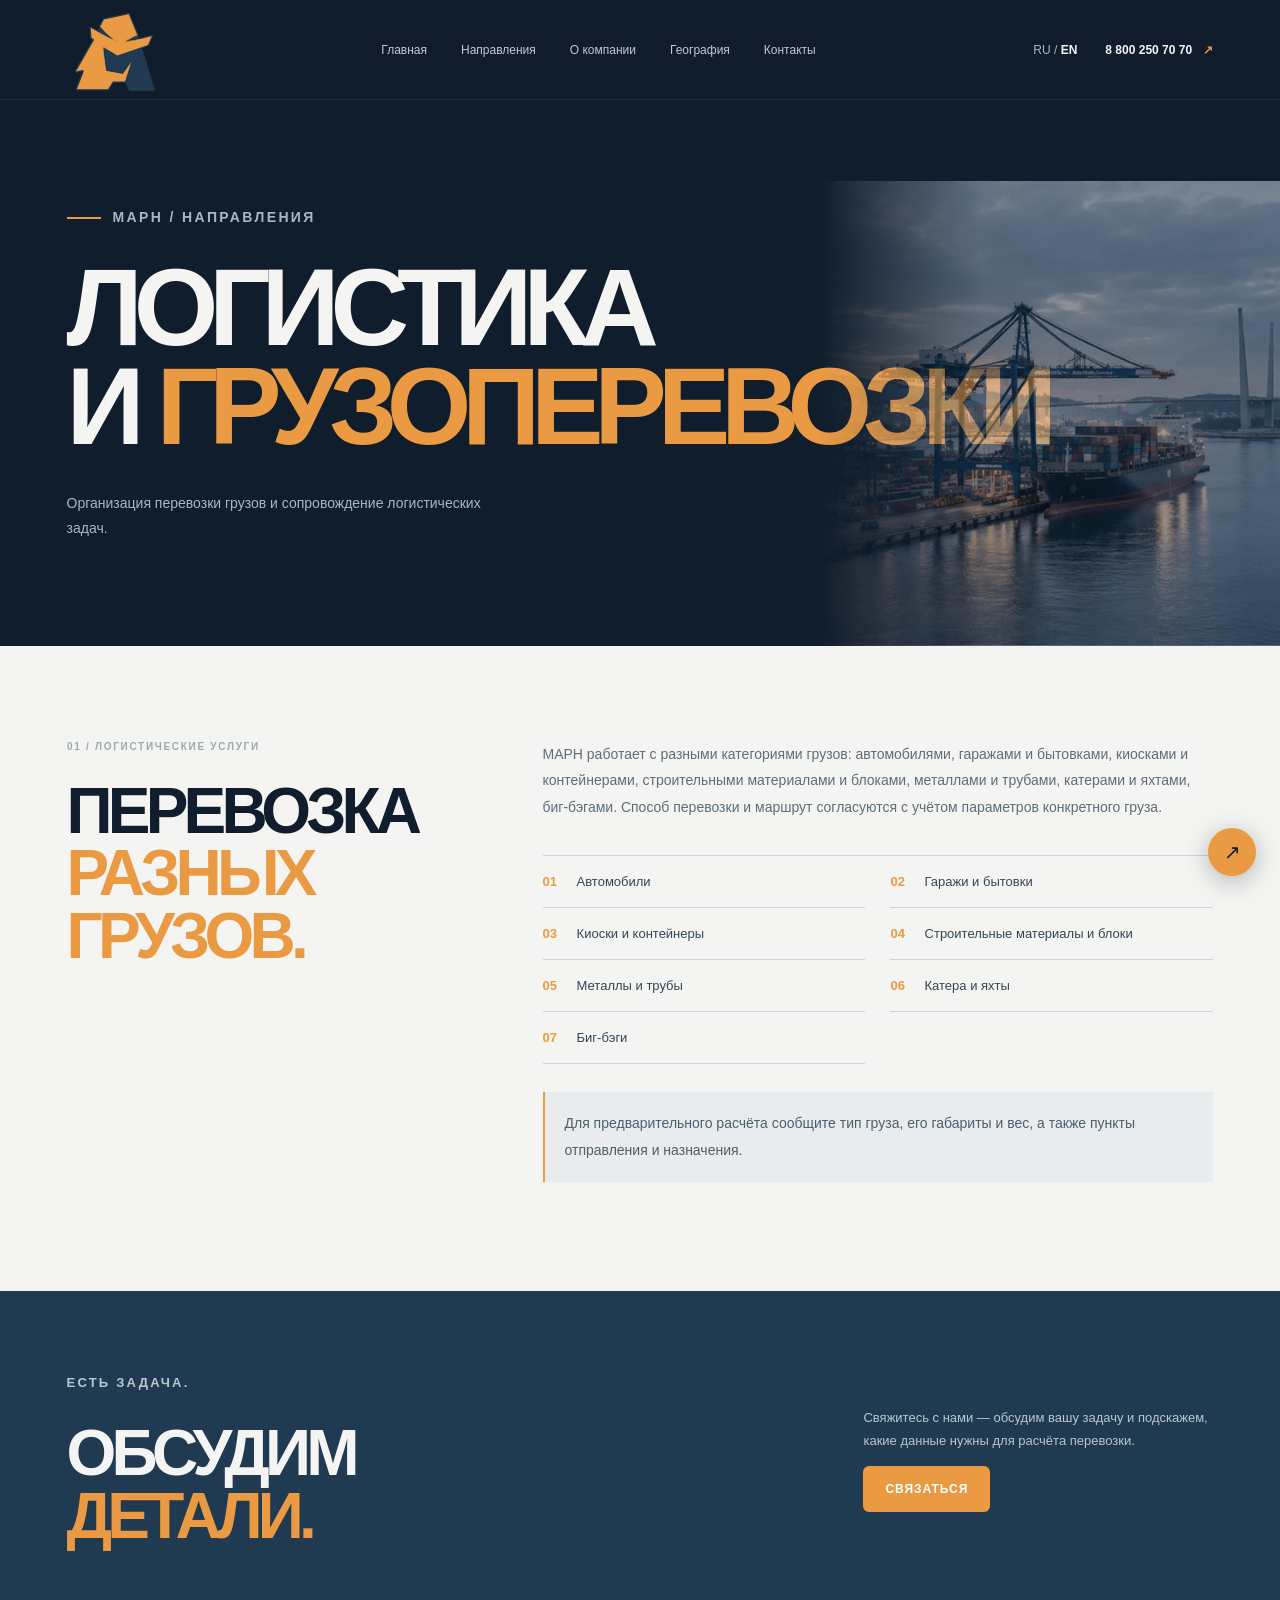
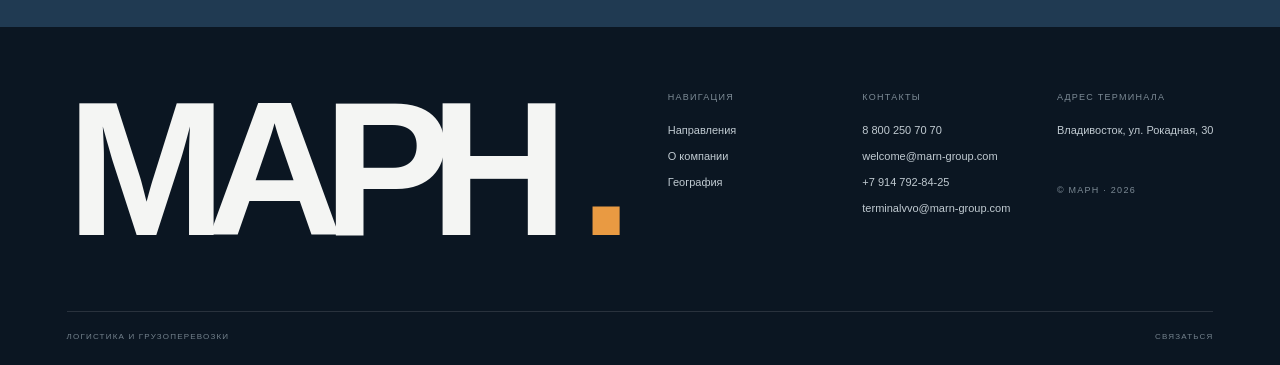
<file: logistics.html>
<!DOCTYPE html>
<html lang="ru">
  <head>
    <meta charset="utf-8"/>
    <meta content="width=device-width, initial-scale=1" name="viewport"/>
    <meta content="Логистические услуги МАРН: организация перевозок различных типов грузов." name="description"/>
    <meta content="#101D2C" name="theme-color"/>
    <meta content="website" property="og:type"/>
    <meta content="МАРН" property="og:site_name"/>
    <meta content="Логистика и грузоперевозки — МАРН" property="og:title"/>
    <meta content="Логистические услуги МАРН: организация перевозок различных типов грузов." property="og:description"/>
    <meta content="https://marn-group.com/assets/images/port.webp" property="og:image"/>
    <title>
      Логистика и грузоперевозки — МАРН
    </title>
    <link href="https://marn-group.com/logistics.html" rel="canonical"/>
    <link href="https://marn-group.com/logistics.html" hreflang="ru" rel="alternate"/>
    <link href="https://marn-group.com/en/logistics.html" hreflang="en" rel="alternate"/>
    <link href="https://marn-group.com/logistics.html" hreflang="x-default" rel="alternate"/>
    <link href="assets/favicon.svg" rel="icon" type="image/svg+xml"/>
    <link as="image" href="assets/images/port.webp" rel="preload"/>
    <link href="assets/style.css" rel="stylesheet"/>
    <script defer="" src="assets/app.js">
    </script>
  </head>
  <body>
    <a class="skip-link" href="#main">
      Перейти к содержанию
    </a>
    <header class="site-header">
      <a aria-label="MARN" class="brand" href="index.html">
        <img src="assets/images/logo.svg" alt="" class="logo">
      </a>
      <nav aria-label="Основная навигация" class="main-nav" id="main-nav">
        <a href="index.html">
          Главная
        </a>
        <a href="index.html#services">
          Направления
        </a>
        <a href="index.html#about">
          О компании
        </a>
        <a href="index.html#geography">
          География
        </a>
        <a href="contacts.html">
          Контакты
        </a>
      </nav>
      <div class="header-right">
        <a aria-label="Switch language" class="lang" href="en/logistics.html">
          RU /
          <b>
            EN
          </b>
        </a>
        <a class="header-contact" href="tel:+78002507070">
          8 800 250 70 70
          <span>
            ↗
          </span>
        </a>
        <button aria-controls="main-nav" aria-expanded="false" aria-label="Открыть меню" class="menu-toggle">
          <span>
          </span>
          <span>
          </span>
        </button>
      </div>
    </header>
    <main id="main">
      <section class="page-hero logistics">
        <p class="eyebrow">
          <span class="orange-line">
          </span>
          МАРН / НАПРАВЛЕНИЯ
        </p>
        <h1>
          Логистика
          <br/>
          и
          <em>
            грузоперевозки
          </em>
        </h1>
        <p>
          Организация перевозки грузов и сопровождение логистических задач.
        </p>
      </section>
      <section class="content-section">
        <div class="content-layout">
          <div>
            <p class="eyebrow">
              01 / ЛОГИСТИЧЕСКИЕ УСЛУГИ
            </p>
            <h2>
              Перевозка
              <br/>
              <span>
                разных грузов.
              </span>
            </h2>
          </div>
          <div class="content-body">
            <p>
              МАРН работает с разными категориями грузов: автомобилями, гаражами и бытовками, киосками и контейнерами, строительными материалами и блоками, металлами и трубами, катерами и яхтами, биг-бэгами. Способ перевозки и маршрут согласуются с учётом параметров конкретного груза.
            </p>
            <ul class="detail-list">
              <li>
                <span>
                  01
                </span>
                Автомобили
              </li>
              <li>
                <span>
                  02
                </span>
                Гаражи и бытовки
              </li>
              <li>
                <span>
                  03
                </span>
                Киоски и контейнеры
              </li>
              <li>
                <span>
                  04
                </span>
                Строительные материалы и блоки
              </li>
              <li>
                <span>
                  05
                </span>
                Металлы и трубы
              </li>
              <li>
                <span>
                  06
                </span>
                Катера и яхты
              </li>
              <li>
                <span>
                  07
                </span>
                Биг-бэги
              </li>
            </ul>
            <p class="content-note">
              Для предварительного расчёта сообщите тип груза, его габариты и вес, а также пункты отправления и назначения.
            </p>
          </div>
        </div>
      </section>
      <section class="page-cta">
        <div>
          <p class="eyebrow">
            ЕСТЬ ЗАДАЧА.
          </p>
          <h2>
            Обсудим
            <br/>
            <span>
              детали.
            </span>
          </h2>
        </div>
        <div>
          <p>
            Свяжитесь с нами — обсудим вашу задачу и подскажем, какие данные нужны для расчёта перевозки.
          </p>
          <a class="button button-orange" href="#contact-modal" data-contact-modal>
            Связаться
            <span>
              ↗
            </span>
          </a>
        </div>
      </section>
    </main>
    <footer class="footer">
      <div class="footer-top">
        <a class="footer-wordmark" href="index.html">
          МАРН
          <span>
            .
          </span>
        </a>
        <div class="footer-columns">
          <div>
            <small>
              НАВИГАЦИЯ
            </small>
            <a href="index.html#services">
              Направления
            </a>
            <a href="index.html#about">
              О компании
            </a>
            <a href="index.html#geography">
              География
            </a>
          </div>
          <div>
            <small>
              КОНТАКТЫ
            </small>
            <a href="tel:+78002507070">
              8 800 250 70 70
            </a>
            <a href="mailto:welcome@marn-group.com">
              welcome@marn-group.com
            </a>
            <a href="tel:+79147928425">
              +7 914 792-84-25
            </a>
            <a href="mailto:terminalvvo@marn-group.com">
              terminalvvo@marn-group.com
            </a>
          </div>
          <div>
            <small>
              АДРЕС ТЕРМИНАЛА
            </small>
            <span>
              Владивосток, ул. Рокадная, 30
            </span>
            <small class="footer-legal">
              © МАРН · 2026
            </small>
          </div>
        </div>
      </div>
      <div class="footer-bottom">
        <span>
          ЛОГИСТИКА И ГРУЗОПЕРЕВОЗКИ
        </span>
        <a href="#contact-modal" data-contact-modal>СВЯЗАТЬСЯ</a>
      </div>
    </footer>
    <a aria-label="Позвонить в МАРН" class="floating-contact" href="#contact-modal" data-contact-modal>
      ↗
    </a>
  </body>
</html>
</file>
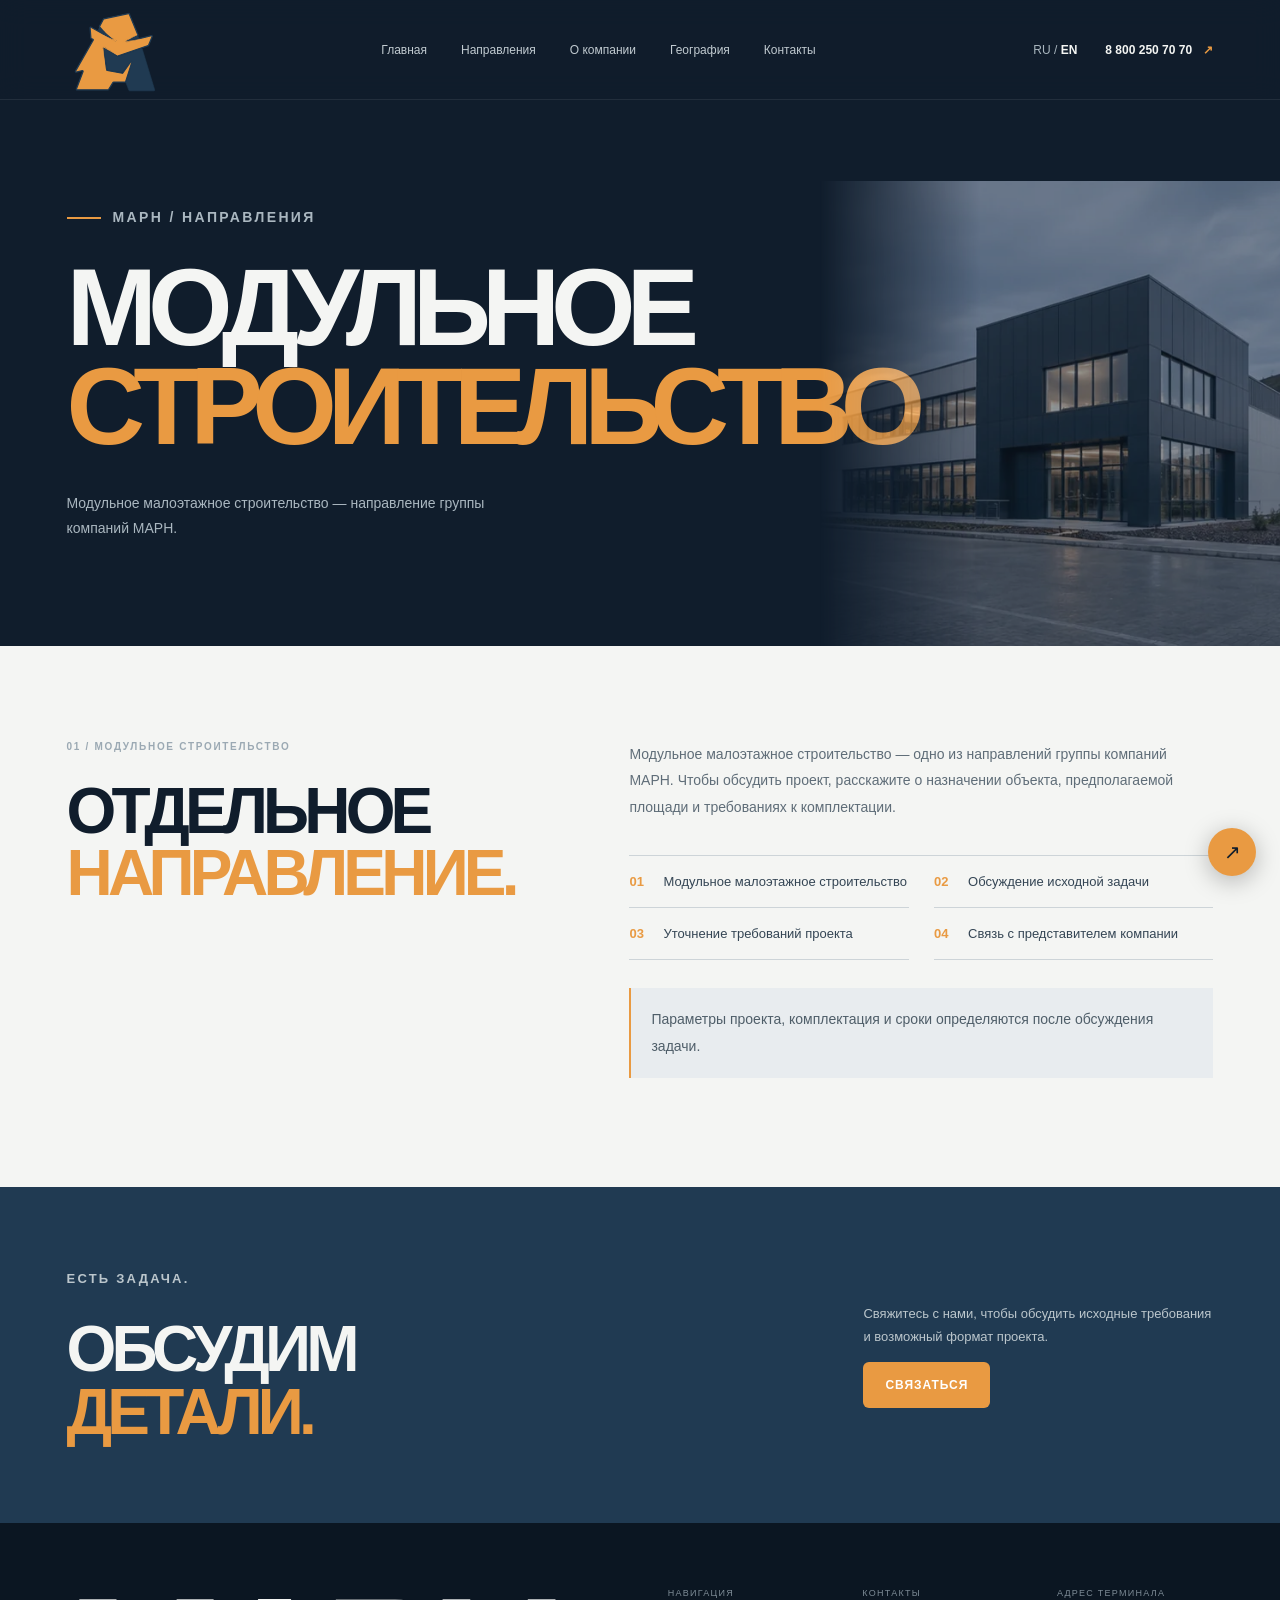
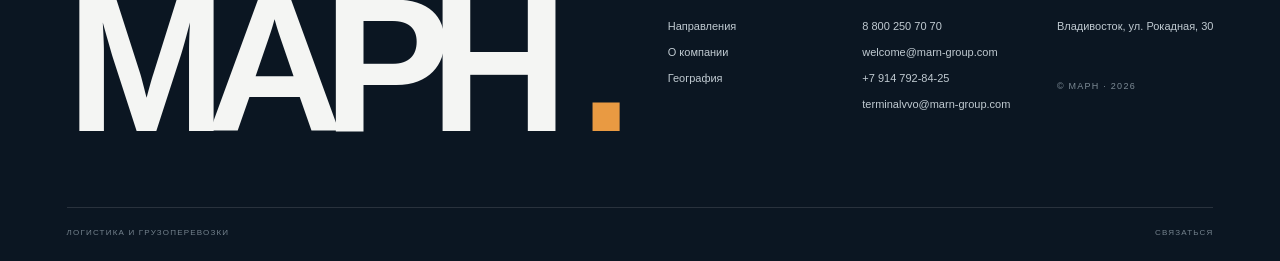
<file: modular.html>
<!DOCTYPE html>
<html lang="ru">
  <head>
    <meta charset="utf-8"/>
    <meta content="width=device-width, initial-scale=1" name="viewport"/>
    <meta content="Модульное малоэтажное строительство — направление группы компаний МАРН." name="description"/>
    <meta content="#101D2C" name="theme-color"/>
    <meta content="website" property="og:type"/>
    <meta content="МАРН" property="og:site_name"/>
    <meta content="Модульное строительство — МАРН" property="og:title"/>
    <meta content="Модульное малоэтажное строительство — направление группы компаний МАРН." property="og:description"/>
    <meta content="https://marn-group.com/assets/images/port.webp" property="og:image"/>
    <title>
      Модульное строительство — МАРН
    </title>
    <link href="https://marn-group.com/modular.html" rel="canonical"/>
    <link href="https://marn-group.com/modular.html" hreflang="ru" rel="alternate"/>
    <link href="https://marn-group.com/en/modular.html" hreflang="en" rel="alternate"/>
    <link href="https://marn-group.com/modular.html" hreflang="x-default" rel="alternate"/>
    <link href="assets/favicon.svg" rel="icon" type="image/svg+xml"/>
    <link as="image" href="assets/images/port.webp" rel="preload"/>
    <link href="assets/style.css" rel="stylesheet"/>
    <script defer="" src="assets/app.js">
    </script>
  </head>
  <body>
    <a class="skip-link" href="#main">
      Перейти к содержанию
    </a>
    <header class="site-header">
      <a aria-label="MARN" class="brand" href="index.html">
        <img src="assets/images/logo.svg" alt="" class="logo">
      </a>
      <nav aria-label="Основная навигация" class="main-nav" id="main-nav">
        <a href="index.html">
          Главная
        </a>
        <a href="index.html#services">
          Направления
        </a>
        <a href="index.html#about">
          О компании
        </a>
        <a href="index.html#geography">
          География
        </a>
        <a href="contacts.html">
          Контакты
        </a>
      </nav>
      <div class="header-right">
        <a aria-label="Switch language" class="lang" href="en/modular.html">
          RU /
          <b>
            EN
          </b>
        </a>
        <a class="header-contact" href="tel:+78002507070">
          8 800 250 70 70
          <span>
            ↗
          </span>
        </a>
        <button aria-controls="main-nav" aria-expanded="false" aria-label="Открыть меню" class="menu-toggle">
          <span>
          </span>
          <span>
          </span>
        </button>
      </div>
    </header>
    <main id="main">
      <section class="page-hero modular">
        <p class="eyebrow">
          <span class="orange-line">
          </span>
          МАРН / НАПРАВЛЕНИЯ
        </p>
        <h1>
          Модульное
          <br/>
          <em>
            строительство
          </em>
        </h1>
        <p>
          Модульное малоэтажное строительство — направление группы компаний МАРН.
        </p>
      </section>
      <section class="content-section">
        <div class="content-layout">
          <div>
            <p class="eyebrow">
              01 / МОДУЛЬНОЕ СТРОИТЕЛЬСТВО
            </p>
            <h2>
              Отдельное
              <br/>
              <span>
                направление.
              </span>
            </h2>
          </div>
          <div class="content-body">
            <p>
              Модульное малоэтажное строительство — одно из направлений группы компаний МАРН. Чтобы обсудить проект, расскажите о назначении объекта, предполагаемой площади и требованиях к комплектации.
            </p>
            <ul class="detail-list">
              <li>
                <span>
                  01
                </span>
                Модульное малоэтажное строительство
              </li>
              <li>
                <span>
                  02
                </span>
                Обсуждение исходной задачи
              </li>
              <li>
                <span>
                  03
                </span>
                Уточнение требований проекта
              </li>
              <li>
                <span>
                  04
                </span>
                Связь с представителем компании
              </li>
            </ul>
            <p class="content-note">
              Параметры проекта, комплектация и сроки определяются после обсуждения задачи.
            </p>
          </div>
        </div>
      </section>
      <section class="page-cta">
        <div>
          <p class="eyebrow">
            ЕСТЬ ЗАДАЧА.
          </p>
          <h2>
            Обсудим
            <br/>
            <span>
              детали.
            </span>
          </h2>
        </div>
        <div>
          <p>
            Свяжитесь с нами, чтобы обсудить исходные требования и возможный формат проекта.
          </p>
          <a class="button button-orange" href="#contact-modal" data-contact-modal>
            Связаться
            <span>
              ↗
            </span>
          </a>
        </div>
      </section>
    </main>
    <footer class="footer">
      <div class="footer-top">
        <a class="footer-wordmark" href="index.html">
          МАРН
          <span>
            .
          </span>
        </a>
        <div class="footer-columns">
          <div>
            <small>
              НАВИГАЦИЯ
            </small>
            <a href="index.html#services">
              Направления
            </a>
            <a href="index.html#about">
              О компании
            </a>
            <a href="index.html#geography">
              География
            </a>
          </div>
          <div>
            <small>
              КОНТАКТЫ
            </small>
            <a href="tel:+78002507070">
              8 800 250 70 70
            </a>
            <a href="mailto:welcome@marn-group.com">
              welcome@marn-group.com
            </a>
            <a href="tel:+79147928425">
              +7 914 792-84-25
            </a>
            <a href="mailto:terminalvvo@marn-group.com">
              terminalvvo@marn-group.com
            </a>
          </div>
          <div>
            <small>
              АДРЕС ТЕРМИНАЛА
            </small>
            <span>
              Владивосток, ул. Рокадная, 30
            </span>
            <small class="footer-legal">
              © МАРН · 2026
            </small>
          </div>
        </div>
      </div>
      <div class="footer-bottom">
        <span>
          ЛОГИСТИКА И ГРУЗОПЕРЕВОЗКИ
        </span>
        <a href="#contact-modal" data-contact-modal>СВЯЗАТЬСЯ</a>
      </div>
    </footer>
    <a aria-label="Позвонить в МАРН" class="floating-contact" href="#contact-modal" data-contact-modal>
      ↗
    </a>
  </body>
</html>
</file>
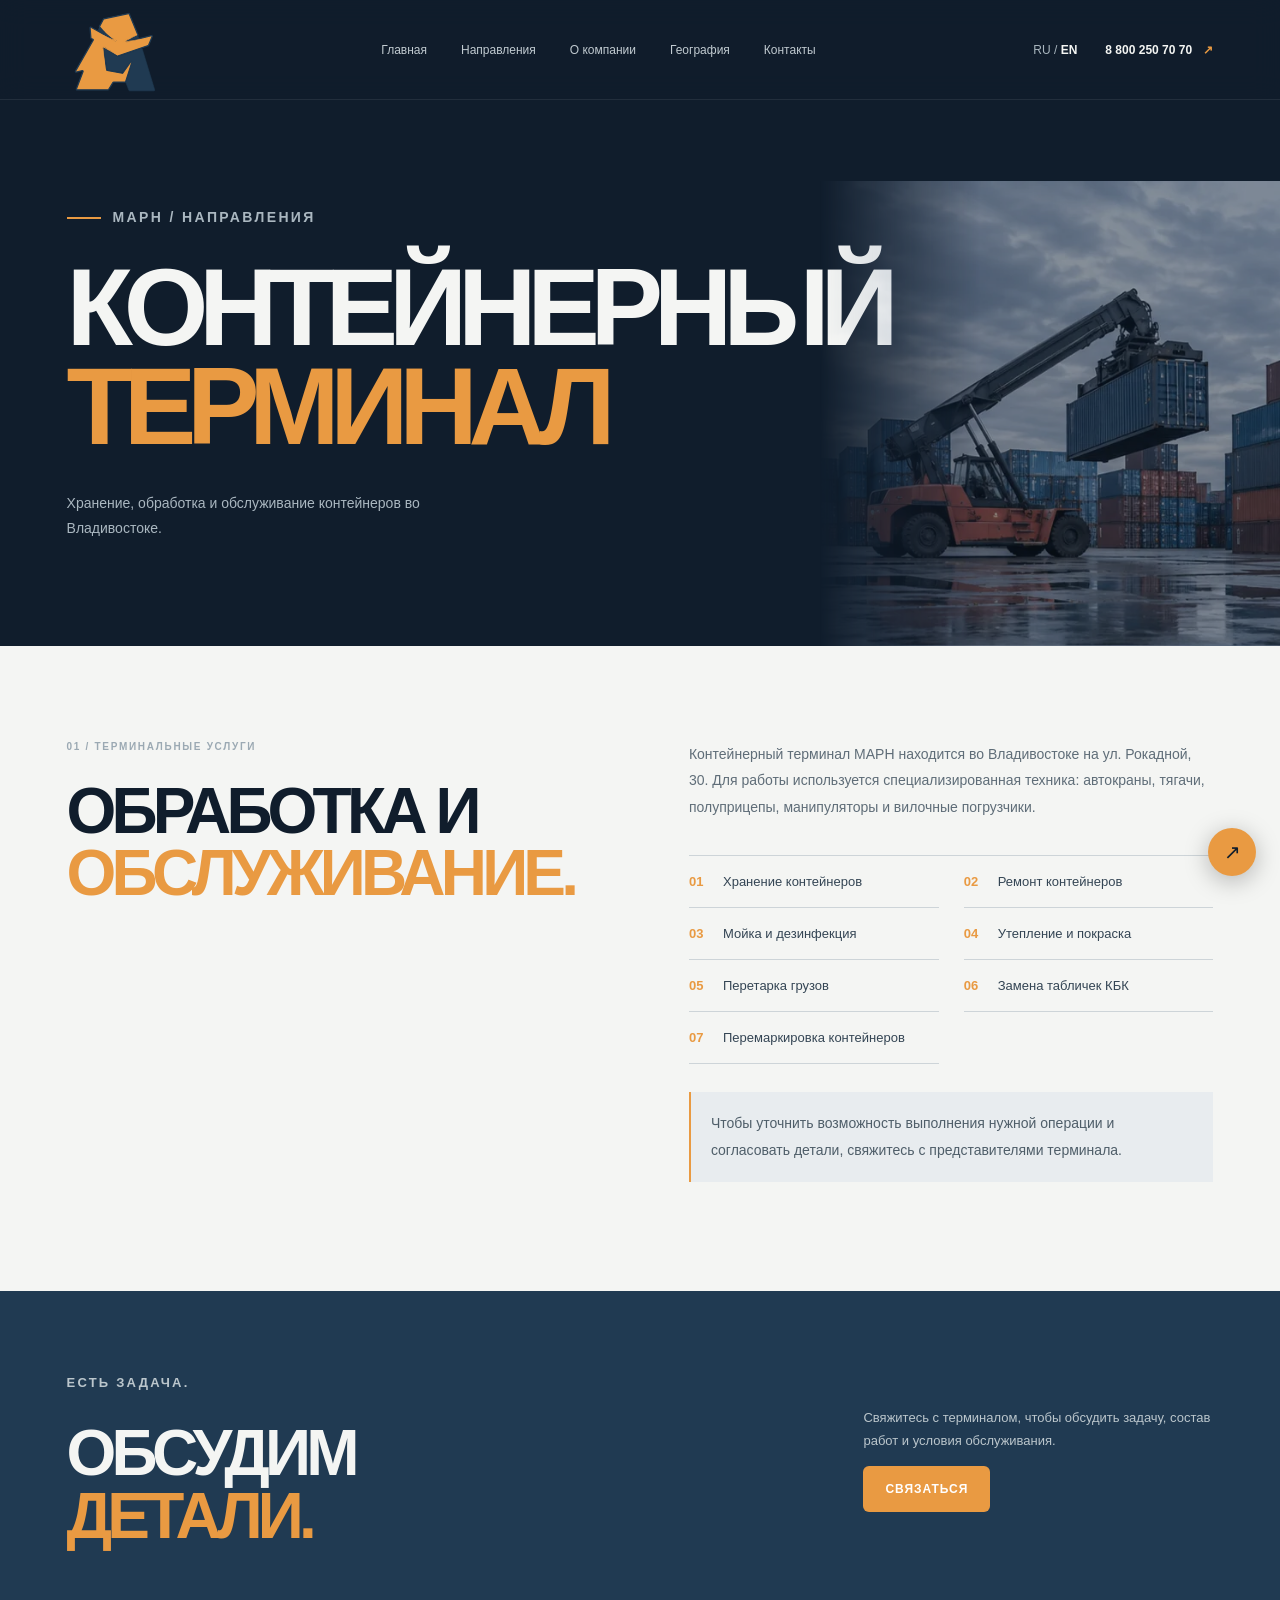
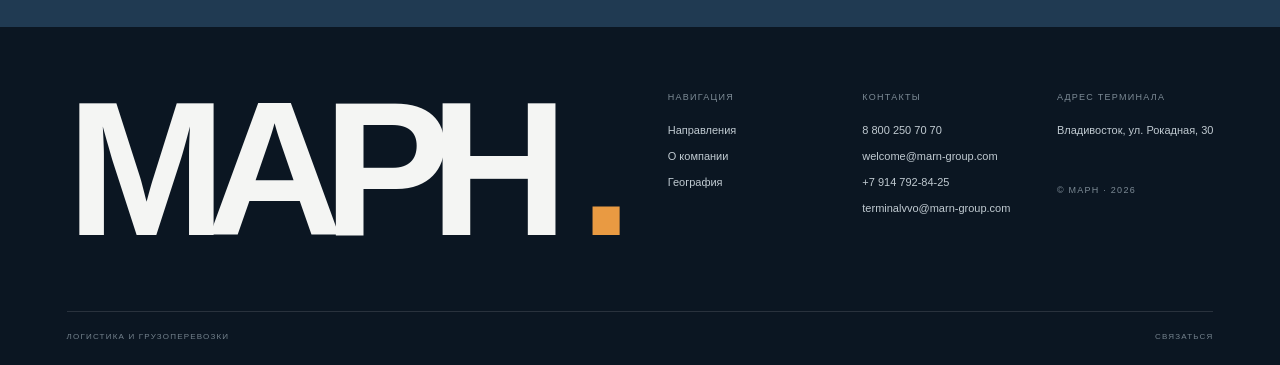
<file: terminal.html>
<!DOCTYPE html>
<html lang="ru">
  <head>
    <meta charset="utf-8"/>
    <meta content="width=device-width, initial-scale=1" name="viewport"/>
    <meta content="Контейнерный терминал МАРН во Владивостоке: хранение, обработка, ремонт и обслуживание контейнеров." name="description"/>
    <meta content="#101D2C" name="theme-color"/>
    <meta content="website" property="og:type"/>
    <meta content="МАРН" property="og:site_name"/>
    <meta content="Контейнерный терминал — МАРН" property="og:title"/>
    <meta content="Контейнерный терминал МАРН во Владивостоке: хранение, обработка, ремонт и обслуживание контейнеров." property="og:description"/>
    <meta content="https://marn-group.com/assets/images/port.webp" property="og:image"/>
    <title>
      Контейнерный терминал — МАРН
    </title>
    <link href="https://marn-group.com/terminal.html" rel="canonical"/>
    <link href="https://marn-group.com/terminal.html" hreflang="ru" rel="alternate"/>
    <link href="https://marn-group.com/en/terminal.html" hreflang="en" rel="alternate"/>
    <link href="https://marn-group.com/terminal.html" hreflang="x-default" rel="alternate"/>
    <link href="assets/favicon.svg" rel="icon" type="image/svg+xml"/>
    <link as="image" href="assets/images/port.webp" rel="preload"/>
    <link href="assets/style.css" rel="stylesheet"/>
    <script defer="" src="assets/app.js">
    </script>
  </head>
  <body>
    <a class="skip-link" href="#main">
      Перейти к содержанию
    </a>
    <header class="site-header">
      <a aria-label="MARN" class="brand" href="index.html">
        <img src="assets/images/logo.svg" alt="" class="logo">
      </a>
      <nav aria-label="Основная навигация" class="main-nav" id="main-nav">
        <a href="index.html">
          Главная
        </a>
        <a href="index.html#services">
          Направления
        </a>
        <a href="index.html#about">
          О компании
        </a>
        <a href="index.html#geography">
          География
        </a>
        <a href="contacts.html">
          Контакты
        </a>
      </nav>
      <div class="header-right">
        <a aria-label="Switch language" class="lang" href="en/terminal.html">
          RU /
          <b>
            EN
          </b>
        </a>
        <a class="header-contact" href="tel:+78002507070">
          8 800 250 70 70
          <span>
            ↗
          </span>
        </a>
        <button aria-controls="main-nav" aria-expanded="false" aria-label="Открыть меню" class="menu-toggle">
          <span>
          </span>
          <span>
          </span>
        </button>
      </div>
    </header>
    <main id="main">
      <section class="page-hero terminal">
        <p class="eyebrow">
          <span class="orange-line">
          </span>
          МАРН / НАПРАВЛЕНИЯ
        </p>
        <h1>
          Контейнерный
          <br/>
          <em>
            терминал
          </em>
        </h1>
        <p>
          Хранение, обработка и обслуживание контейнеров во Владивостоке.
        </p>
      </section>
      <section class="content-section">
        <div class="content-layout">
          <div>
            <p class="eyebrow">
              01 / ТЕРМИНАЛЬНЫЕ УСЛУГИ
            </p>
            <h2>
              Обработка и
              <br/>
              <span>
                обслуживание.
              </span>
            </h2>
          </div>
          <div class="content-body">
            <p>
              Контейнерный терминал МАРН находится во Владивостоке на ул. Рокадной, 30. Для работы используется специализированная техника: автокраны, тягачи, полуприцепы, манипуляторы и вилочные погрузчики.
            </p>
            <ul class="detail-list">
              <li>
                <span>
                  01
                </span>
                Хранение контейнеров
              </li>
              <li>
                <span>
                  02
                </span>
                Ремонт контейнеров
              </li>
              <li>
                <span>
                  03
                </span>
                Мойка и дезинфекция
              </li>
              <li>
                <span>
                  04
                </span>
                Утепление и покраска
              </li>
              <li>
                <span>
                  05
                </span>
                Перетарка грузов
              </li>
              <li>
                <span>
                  06
                </span>
                Замена табличек КБК
              </li>
              <li>
                <span>
                  07
                </span>
                Перемаркировка контейнеров
              </li>
            </ul>
            <p class="content-note">
              Чтобы уточнить возможность выполнения нужной операции и согласовать детали, свяжитесь с представителями терминала.
            </p>
          </div>
        </div>
      </section>
      <section class="page-cta">
        <div>
          <p class="eyebrow">
            ЕСТЬ ЗАДАЧА.
          </p>
          <h2>
            Обсудим
            <br/>
            <span>
              детали.
            </span>
          </h2>
        </div>
        <div>
          <p>
            Свяжитесь с терминалом, чтобы обсудить задачу, состав работ и условия обслуживания.
          </p>
          <a class="button button-orange" href="#contact-modal" data-contact-modal>
            Связаться
            <span>
              ↗
            </span>
          </a>
        </div>
      </section>
    </main>
    <footer class="footer">
      <div class="footer-top">
        <a class="footer-wordmark" href="index.html">
          МАРН
          <span>
            .
          </span>
        </a>
        <div class="footer-columns">
          <div>
            <small>
              НАВИГАЦИЯ
            </small>
            <a href="index.html#services">
              Направления
            </a>
            <a href="index.html#about">
              О компании
            </a>
            <a href="index.html#geography">
              География
            </a>
          </div>
          <div>
            <small>
              КОНТАКТЫ
            </small>
            <a href="tel:+78002507070">
              8 800 250 70 70
            </a>
            <a href="mailto:welcome@marn-group.com">
              welcome@marn-group.com
            </a>
            <a href="tel:+79147928425">
              +7 914 792-84-25
            </a>
            <a href="mailto:terminalvvo@marn-group.com">
              terminalvvo@marn-group.com
            </a>
          </div>
          <div>
            <small>
              АДРЕС ТЕРМИНАЛА
            </small>
            <span>
              Владивосток, ул. Рокадная, 30
            </span>
            <small class="footer-legal">
              © МАРН · 2026
            </small>
          </div>
        </div>
      </div>
      <div class="footer-bottom">
        <span>
          ЛОГИСТИКА И ГРУЗОПЕРЕВОЗКИ
        </span>
        <a href="#contact-modal" data-contact-modal>СВЯЗАТЬСЯ</a>
      </div>
    </footer>
    <a aria-label="Позвонить в МАРН" class="floating-contact" href="#contact-modal" data-contact-modal>
      ↗
    </a>
  </body>
</html>
</file>
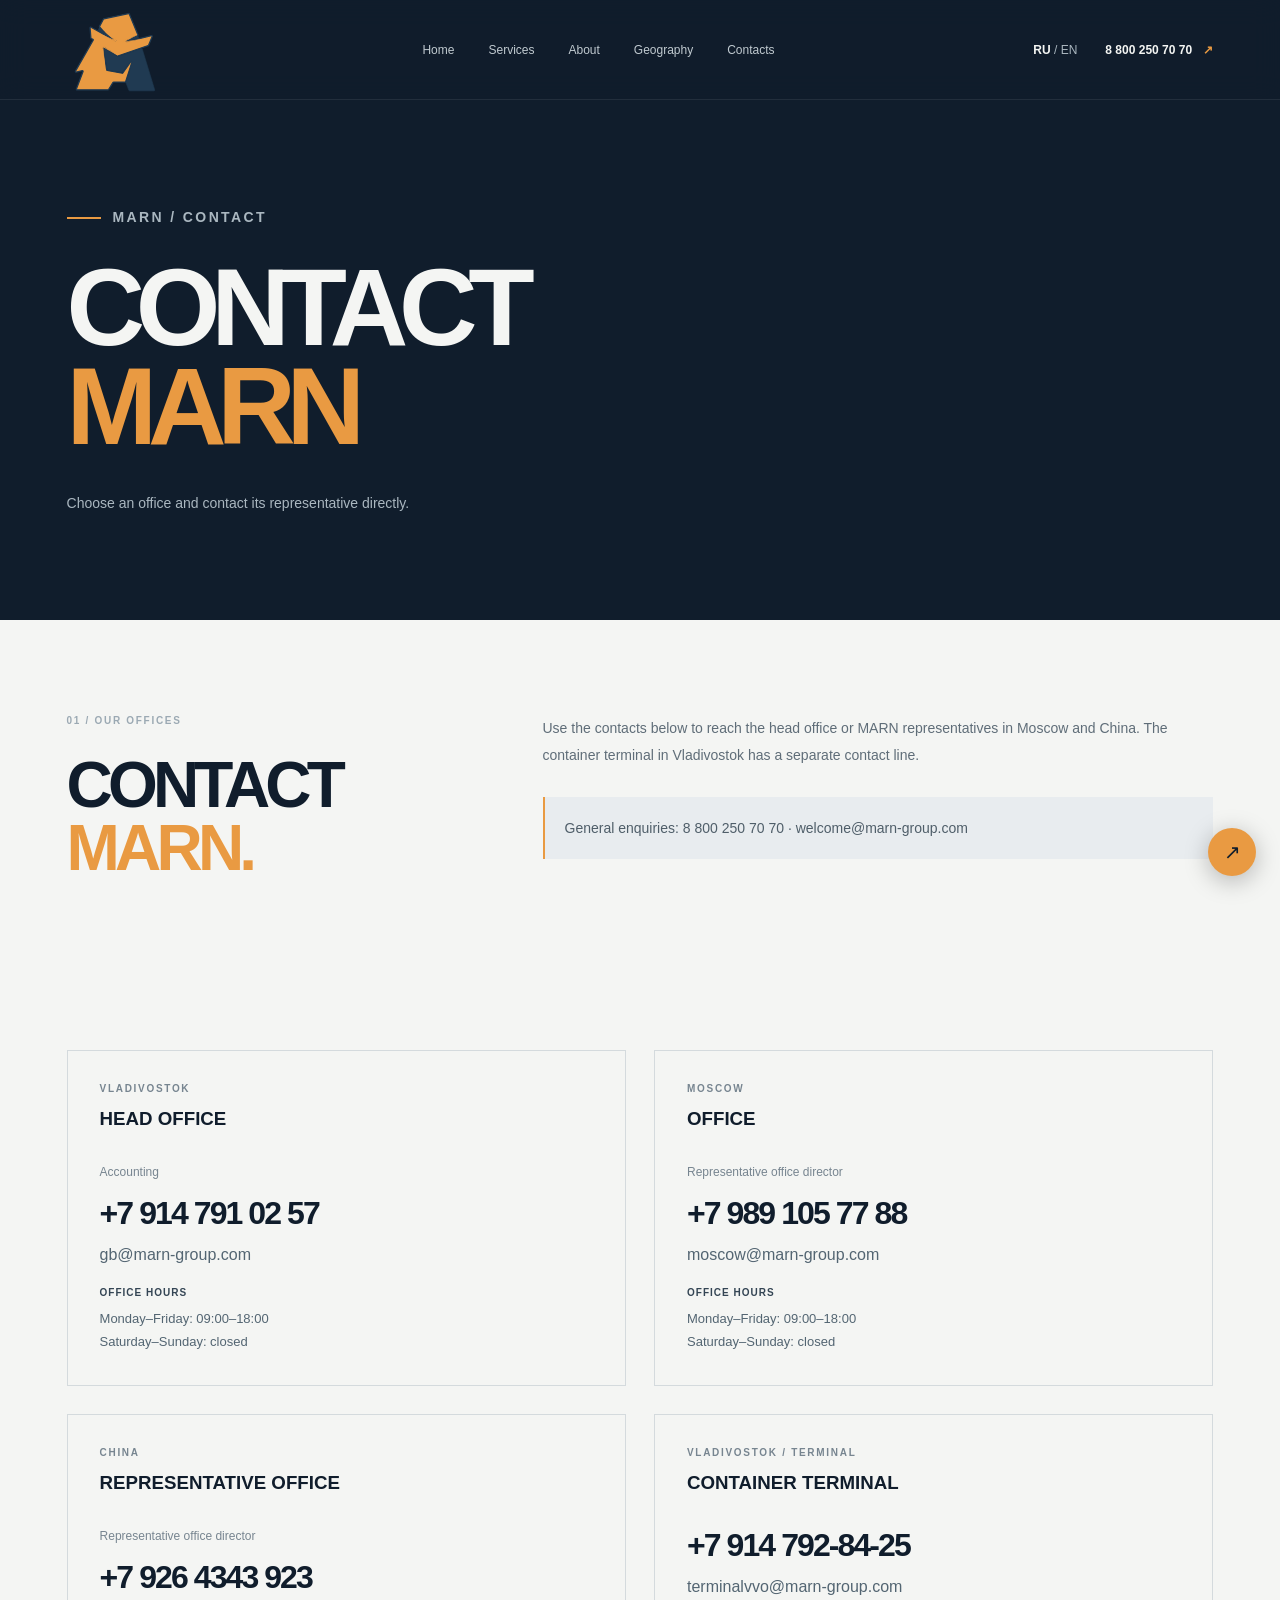
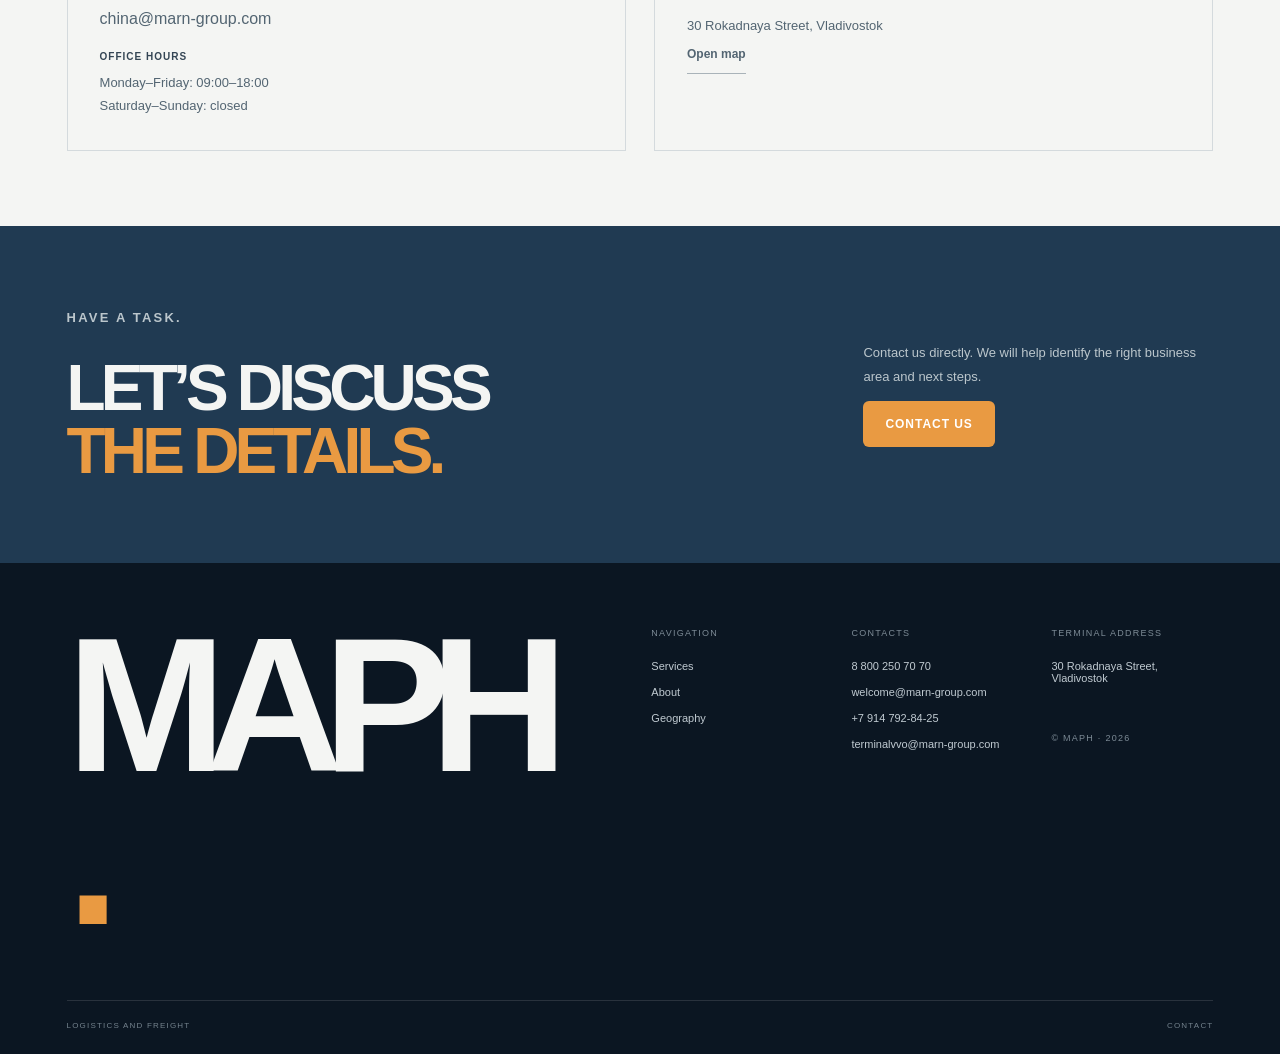
<file: en/contacts.html>
<!DOCTYPE html>
<html lang="en">
  <head>
    <meta charset="utf-8"/>
    <meta content="width=device-width, initial-scale=1" name="viewport"/>
    <meta content="MARN Group contacts and container terminal contacts in Vladivostok." name="description"/>
    <meta content="#101D2C" name="theme-color"/>
    <meta content="website" property="og:type"/>
    <meta content="МАРН" property="og:site_name"/>
    <meta content="Contacts — MARN" property="og:title"/>
    <meta content="MARN Group contacts and container terminal contacts in Vladivostok." property="og:description"/>
    <meta content="https://marn-group.com/assets/images/port.webp" property="og:image"/>
    <title>
      Contacts — MARN
    </title>
    <link href="https://marn-group.com/en/contacts.html" rel="canonical"/>
    <link href="https://marn-group.com/contacts.html" hreflang="ru" rel="alternate"/>
    <link href="https://marn-group.com/en/contacts.html" hreflang="en" rel="alternate"/>
    <link href="https://marn-group.com/contacts.html" hreflang="x-default" rel="alternate"/>
    <link href="../assets/favicon.svg" rel="icon" type="image/svg+xml"/>
    <link as="image" href="../assets/images/port.webp" rel="preload"/>
    <link href="../assets/style.css" rel="stylesheet"/>
    <script defer="" src="../assets/app.js">
    </script>
  </head>
  <body>
    <a class="skip-link" href="#main">
      Skip to content
    </a>
    <header class="site-header">
      <a aria-label="MARN" class="brand" href="index.html">
        <img src="../assets/images/logo.svg" alt="" class="logo">
      </a>
      <nav aria-label="Main navigation" class="main-nav" id="main-nav">
        <a href="index.html">
          Home
        </a>
        <a href="index.html#services">
          Services
        </a>
        <a href="index.html#about">
          About
        </a>
        <a href="index.html#geography">
          Geography
        </a>
        <a aria-current="page" href="contacts.html">
          Contacts
        </a>
      </nav>
      <div class="header-right">
        <a aria-label="Переключить язык" class="lang" href="../contacts.html">
          <b>
            RU
          </b>
          / EN
        </a>
        <a class="header-contact" href="tel:+78002507070">
          8 800 250 70 70
          <span>
            ↗
          </span>
        </a>
        <button aria-controls="main-nav" aria-expanded="false" aria-label="Open menu" class="menu-toggle">
          <span>
          </span>
          <span>
          </span>
        </button>
      </div>
    </header>
    <main id="main">
      <section class="page-hero contacts">
        <p class="eyebrow">
          <span class="orange-line">
          </span>
          MARN / CONTACT
        </p>
        <h1>
          Contact
          <br/>
          <em>
            MARN
          </em>
        </h1>
        <p>
          Choose an office and contact its representative directly.
        </p>
      </section>
      <section class="content-section">
        <div class="content-layout">
          <div><p class="eyebrow">01 / OUR OFFICES</p><h2>Contact<br/><span>MARN.</span></h2></div>
          <div class="content-body">
            <p>Use the contacts below to reach the head office or MARN representatives in Moscow and China. The container terminal in Vladivostok has a separate contact line.</p>
            <p class="content-note">General enquiries: <a href="tel:+78002507070">8 800 250 70 70</a> · <a href="mailto:welcome@marn-group.com">welcome@marn-group.com</a></p>
          </div>
        </div>
      </section>
      <section class="contact-cards" aria-label="Office contacts">
        <article><p class="eyebrow">VLADIVOSTOK</p><h3>Head office</h3><p class="contact-role">Accounting</p><a class="contact-value" href="tel:+79147910257">+7 914 791 02 57</a><a href="mailto:gb@marn-group.com">gb@marn-group.com</a><p class="contact-hours"><strong>OFFICE HOURS</strong>Monday–Friday: 09:00–18:00<br/>Saturday–Sunday: closed</p></article>
        <article><p class="eyebrow">MOSCOW</p><h3>Office</h3><p class="contact-role">Representative office director</p><a class="contact-value" href="tel:+79891057788">+7 989 105 77 88</a><a href="mailto:moscow@marn-group.com">moscow@marn-group.com</a><p class="contact-hours"><strong>OFFICE HOURS</strong>Monday–Friday: 09:00–18:00<br/>Saturday–Sunday: closed</p></article>
        <article><p class="eyebrow">CHINA</p><h3>Representative office</h3><p class="contact-role">Representative office director</p><a class="contact-value" href="tel:+79264343923">+7 926 4343 923</a><a href="mailto:china@marn-group.com">china@marn-group.com</a><p class="contact-hours"><strong>OFFICE HOURS</strong>Monday–Friday: 09:00–18:00<br/>Saturday–Sunday: closed</p></article>
        <article><p class="eyebrow">VLADIVOSTOK / TERMINAL</p><h3>Container terminal</h3><a class="contact-value" href="tel:+79147928425">+7 914 792-84-25</a><a href="mailto:terminalvvo@marn-group.com">terminalvvo@marn-group.com</a><p class="contact-address">30 Rokadnaya Street, Vladivostok</p><a class="text-link" href="https://yandex.ru/maps/?text=Владивосток%20Рокадная%2030" rel="noopener" target="_blank">Open map</a></article>
      </section>
      <section class="page-cta">
        <div>
          <p class="eyebrow">
            HAVE A TASK.
          </p>
          <h2>
            Let’s discuss
            <br/>
            <span>
              the details.
            </span>
          </h2>
        </div>
        <div>
          <p>
            Contact us directly. We will help identify the right business area and next steps.
          </p>
          <a class="button button-orange" href="#contact-modal" data-contact-modal>
            Contact us
            <span>
              ↗
            </span>
          </a>
        </div>
      </section>
    </main>
    <footer class="footer">
      <div class="footer-top">
        <a class="footer-wordmark" href="index.html">
          МАРН
          <span>
            .
          </span>
        </a>
        <div class="footer-columns">
          <div>
            <small>
              NAVIGATION
            </small>
            <a href="index.html#services">
              Services
            </a>
            <a href="index.html#about">
              About
            </a>
            <a href="index.html#geography">
              Geography
            </a>
          </div>
          <div>
            <small>
              CONTACTS
            </small>
            <a href="tel:+78002507070">
              8 800 250 70 70
            </a>
            <a href="mailto:welcome@marn-group.com">
              welcome@marn-group.com
            </a>
            <a href="tel:+79147928425">
              +7 914 792-84-25
            </a>
            <a href="mailto:terminalvvo@marn-group.com">
              terminalvvo@marn-group.com
            </a>
          </div>
          <div>
            <small>
              TERMINAL ADDRESS
            </small>
            <span>
              30 Rokadnaya Street, Vladivostok
            </span>
            <small class="footer-legal">
              © МАРН · 2026
            </small>
          </div>
        </div>
      </div>
      <div class="footer-bottom">
        <span>
          LOGISTICS AND FREIGHT
        </span>
        <a href="#contact-modal" data-contact-modal>CONTACT</a>
      </div>
    </footer>
    <a aria-label="Call MARN" class="floating-contact" href="#contact-modal" data-contact-modal>
      ↗
    </a>
  </body>
</html>
</file>
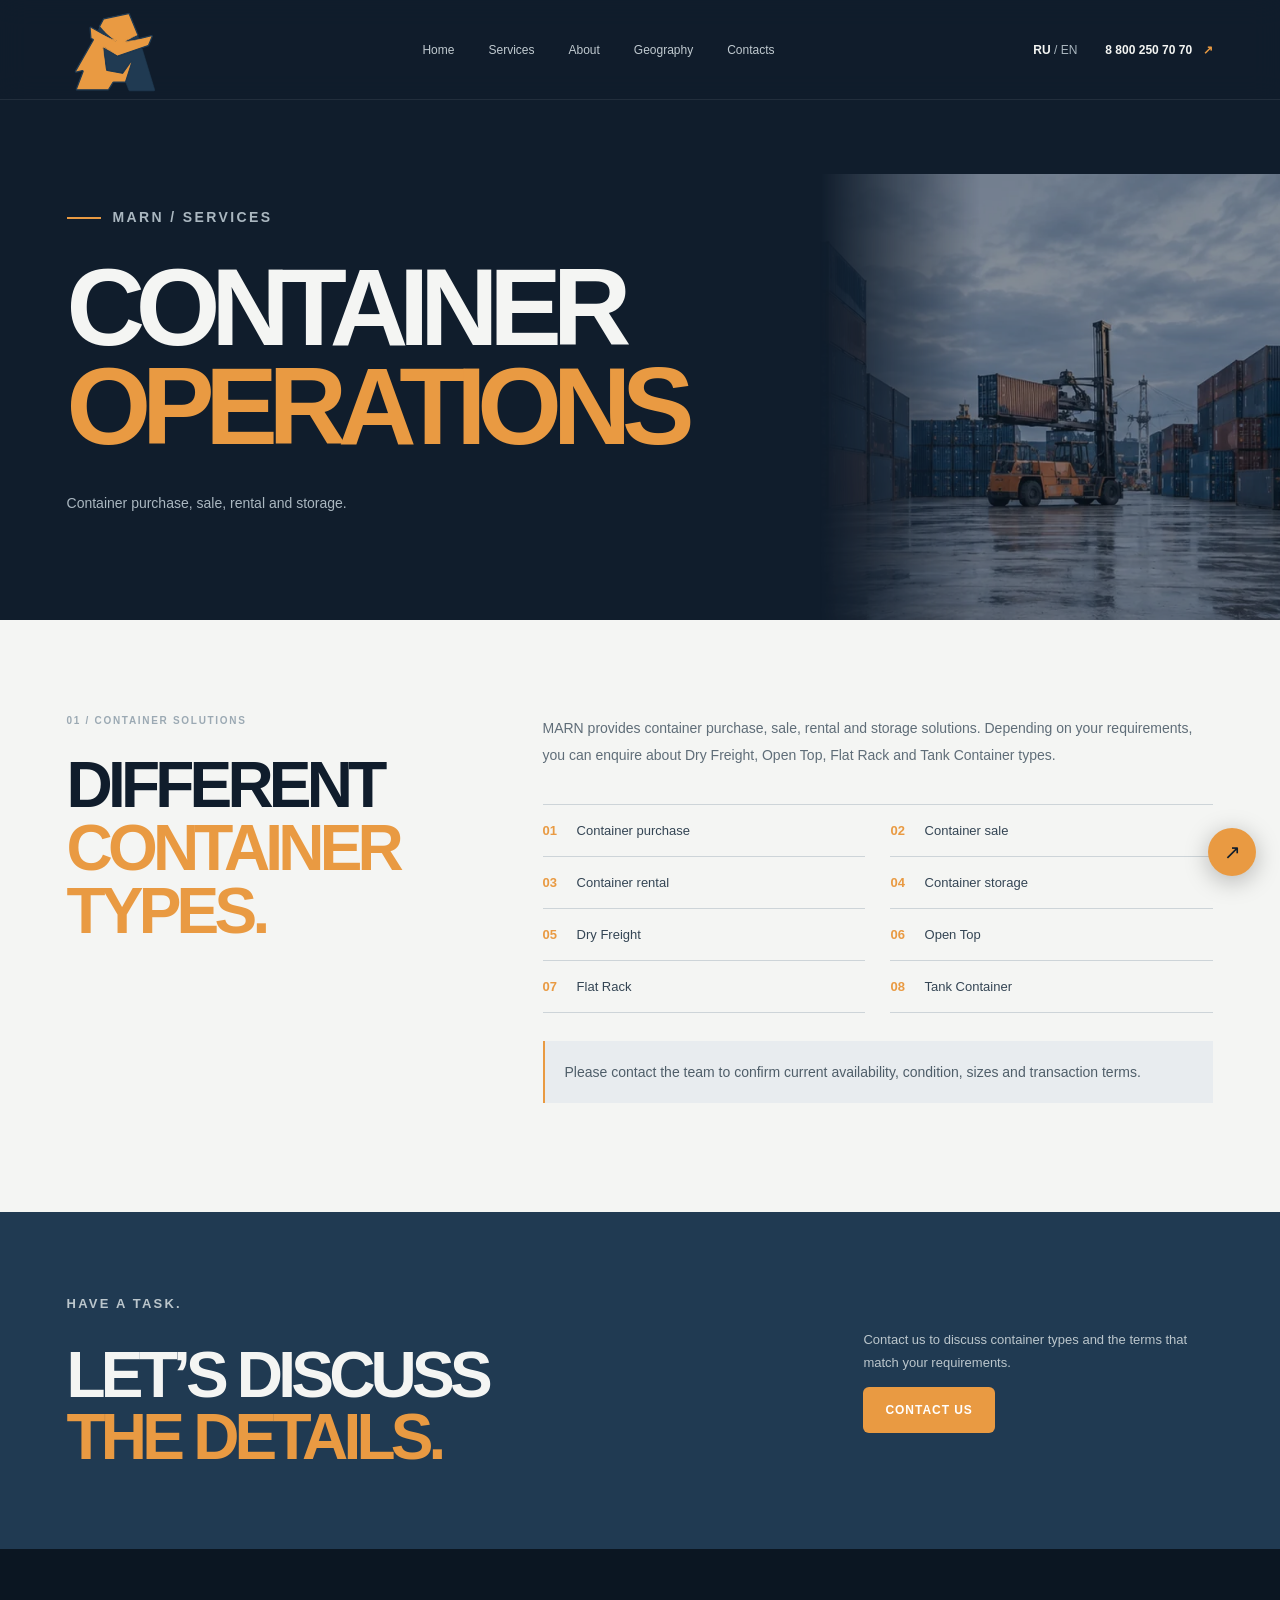
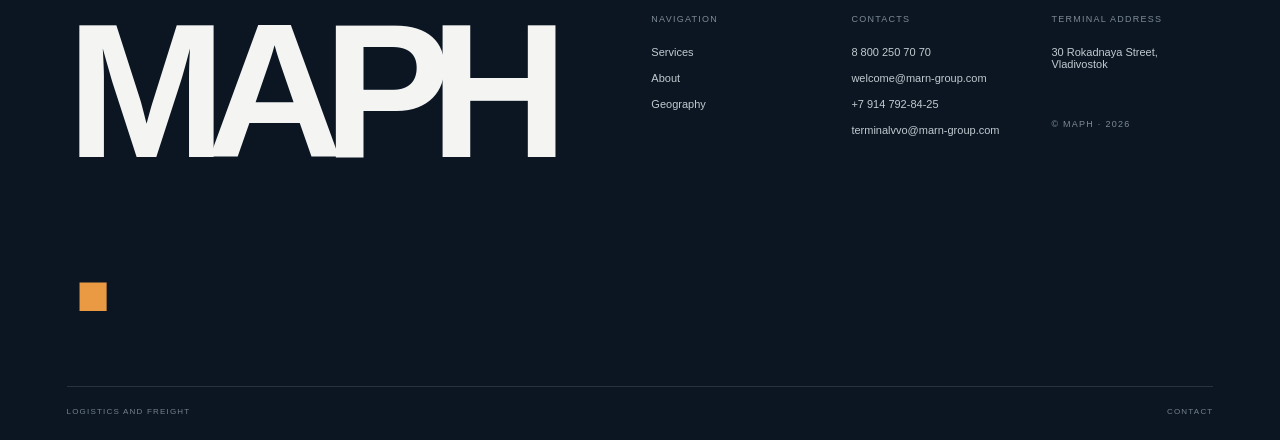
<file: en/containers.html>
<!DOCTYPE html>
<html lang="en">
  <head>
    <meta charset="utf-8"/>
    <meta content="width=device-width, initial-scale=1" name="viewport"/>
    <meta content="Container purchase, sale, rental and storage by MARN." name="description"/>
    <meta content="#101D2C" name="theme-color"/>
    <meta content="website" property="og:type"/>
    <meta content="МАРН" property="og:site_name"/>
    <meta content="Container Operations — MARN" property="og:title"/>
    <meta content="Container purchase, sale, rental and storage by MARN." property="og:description"/>
    <meta content="https://marn-group.com/assets/images/port.webp" property="og:image"/>
    <title>
      Container Operations — MARN
    </title>
    <link href="https://marn-group.com/en/containers.html" rel="canonical"/>
    <link href="https://marn-group.com/containers.html" hreflang="ru" rel="alternate"/>
    <link href="https://marn-group.com/en/containers.html" hreflang="en" rel="alternate"/>
    <link href="https://marn-group.com/containers.html" hreflang="x-default" rel="alternate"/>
    <link href="../assets/favicon.svg" rel="icon" type="image/svg+xml"/>
    <link as="image" href="../assets/images/port.webp" rel="preload"/>
    <link href="../assets/style.css" rel="stylesheet"/>
    <script defer="" src="../assets/app.js">
    </script>
  </head>
  <body>
    <a class="skip-link" href="#main">
      Skip to content
    </a>
    <header class="site-header">
      <a aria-label="MARN" class="brand" href="index.html">
        <img src="../assets/images/logo.svg" alt="" class="logo">
      </a>
      <nav aria-label="Main navigation" class="main-nav" id="main-nav">
        <a href="index.html">
          Home
        </a>
        <a href="index.html#services">
          Services
        </a>
        <a href="index.html#about">
          About
        </a>
        <a href="index.html#geography">
          Geography
        </a>
        <a href="contacts.html">
          Contacts
        </a>
      </nav>
      <div class="header-right">
        <a aria-label="Переключить язык" class="lang" href="../containers.html">
          <b>
            RU
          </b>
          / EN
        </a>
        <a class="header-contact" href="tel:+78002507070">
          8 800 250 70 70
          <span>
            ↗
          </span>
        </a>
        <button aria-controls="main-nav" aria-expanded="false" aria-label="Open menu" class="menu-toggle">
          <span>
          </span>
          <span>
          </span>
        </button>
      </div>
    </header>
    <main id="main">
      <section class="page-hero containers">
        <p class="eyebrow">
          <span class="orange-line">
          </span>
          MARN / SERVICES
        </p>
        <h1>
          Container
          <br/>
          <em>
            operations
          </em>
        </h1>
        <p>
          Container purchase, sale, rental and storage.
        </p>
      </section>
      <section class="content-section">
        <div class="content-layout">
          <div>
            <p class="eyebrow">
              01 / CONTAINER SOLUTIONS
            </p>
            <h2>
              Different
              <br/>
              <span>
                container types.
              </span>
            </h2>
          </div>
          <div class="content-body">
            <p>
              MARN provides container purchase, sale, rental and storage solutions. Depending on your requirements, you can enquire about Dry Freight, Open Top, Flat Rack and Tank Container types.
            </p>
            <ul class="detail-list">
              <li>
                <span>
                  01
                </span>
                Container purchase
              </li>
              <li>
                <span>
                  02
                </span>
                Container sale
              </li>
              <li>
                <span>
                  03
                </span>
                Container rental
              </li>
              <li>
                <span>
                  04
                </span>
                Container storage
              </li>
              <li>
                <span>
                  05
                </span>
                Dry Freight
              </li>
              <li>
                <span>
                  06
                </span>
                Open Top
              </li>
              <li>
                <span>
                  07
                </span>
                Flat Rack
              </li>
              <li>
                <span>
                  08
                </span>
                Tank Container
              </li>
            </ul>
            <p class="content-note">
              Please contact the team to confirm current availability, condition, sizes and transaction terms.
            </p>
          </div>
        </div>
      </section>
      <section class="page-cta">
        <div>
          <p class="eyebrow">
            HAVE A TASK.
          </p>
          <h2>
            Let’s discuss
            <br/>
            <span>
              the details.
            </span>
          </h2>
        </div>
        <div>
          <p>
            Contact us to discuss container types and the terms that match your requirements.
          </p>
          <a class="button button-orange" href="#contact-modal" data-contact-modal>
            Contact us
            <span>
              ↗
            </span>
          </a>
        </div>
      </section>
    </main>
    <footer class="footer">
      <div class="footer-top">
        <a class="footer-wordmark" href="index.html">
          МАРН
          <span>
            .
          </span>
        </a>
        <div class="footer-columns">
          <div>
            <small>
              NAVIGATION
            </small>
            <a href="index.html#services">
              Services
            </a>
            <a href="index.html#about">
              About
            </a>
            <a href="index.html#geography">
              Geography
            </a>
          </div>
          <div>
            <small>
              CONTACTS
            </small>
            <a href="tel:+78002507070">
              8 800 250 70 70
            </a>
            <a href="mailto:welcome@marn-group.com">
              welcome@marn-group.com
            </a>
            <a href="tel:+79147928425">
              +7 914 792-84-25
            </a>
            <a href="mailto:terminalvvo@marn-group.com">
              terminalvvo@marn-group.com
            </a>
          </div>
          <div>
            <small>
              TERMINAL ADDRESS
            </small>
            <span>
              30 Rokadnaya Street, Vladivostok
            </span>
            <small class="footer-legal">
              © МАРН · 2026
            </small>
          </div>
        </div>
      </div>
      <div class="footer-bottom">
        <span>
          LOGISTICS AND FREIGHT
        </span>
        <a href="#contact-modal" data-contact-modal>CONTACT</a>
      </div>
    </footer>
    <a aria-label="Call MARN" class="floating-contact" href="#contact-modal" data-contact-modal>
      ↗
    </a>
  </body>
</html>
</file>
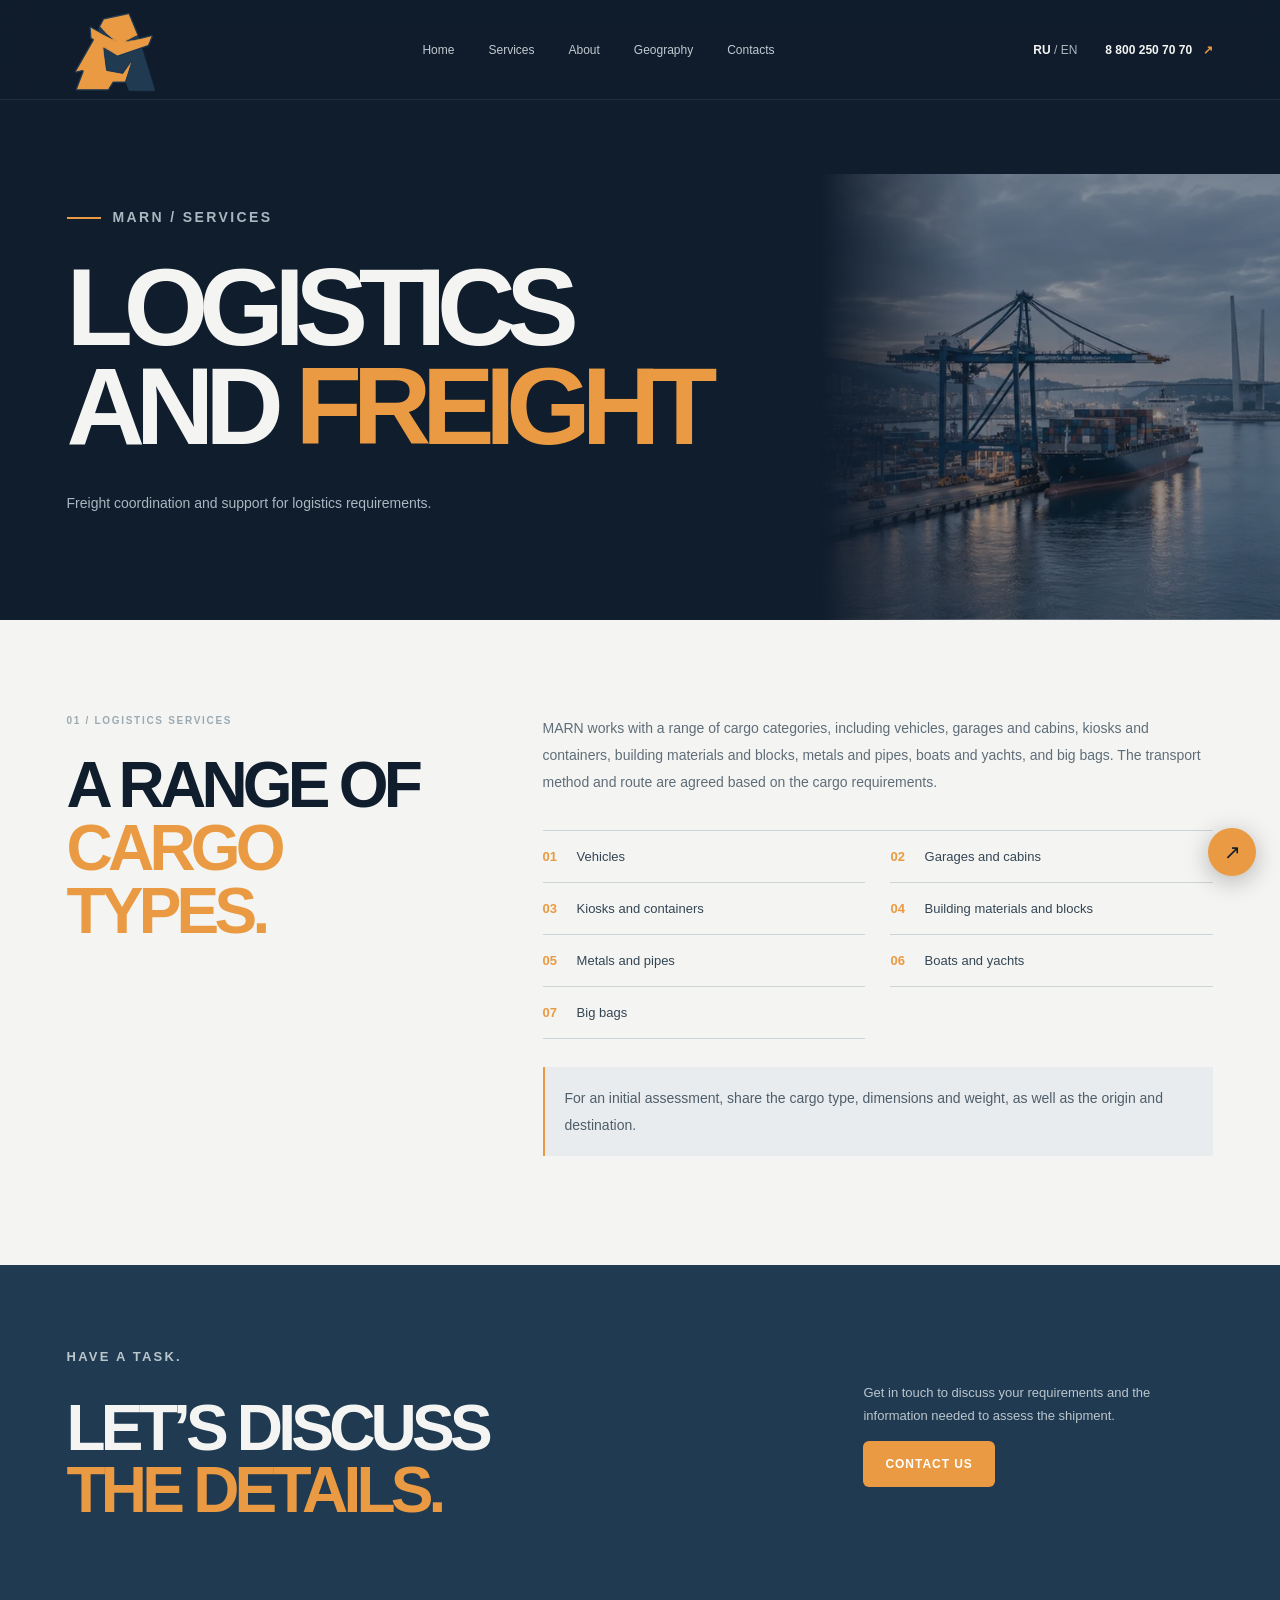
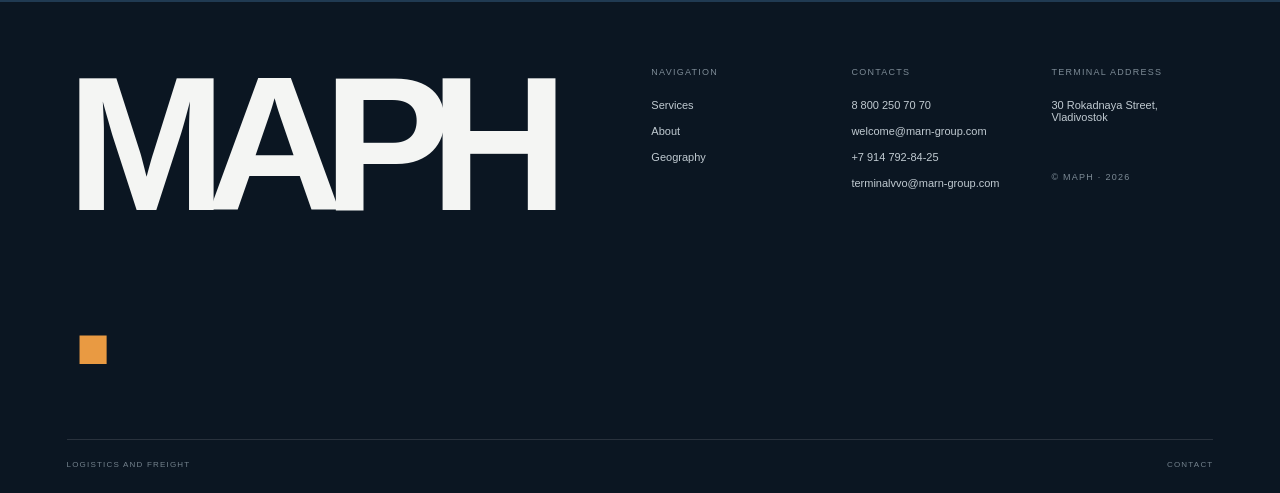
<file: en/logistics.html>
<!DOCTYPE html>
<html lang="en">
  <head>
    <meta charset="utf-8"/>
    <meta content="width=device-width, initial-scale=1" name="viewport"/>
    <meta content="MARN logistics services and freight coordination for different cargo categories." name="description"/>
    <meta content="#101D2C" name="theme-color"/>
    <meta content="website" property="og:type"/>
    <meta content="МАРН" property="og:site_name"/>
    <meta content="Logistics &amp; Freight — MARN" property="og:title"/>
    <meta content="MARN logistics services and freight coordination for different cargo categories." property="og:description"/>
    <meta content="https://marn-group.com/assets/images/port.webp" property="og:image"/>
    <title>
      Logistics &amp; Freight — MARN
    </title>
    <link href="https://marn-group.com/en/logistics.html" rel="canonical"/>
    <link href="https://marn-group.com/logistics.html" hreflang="ru" rel="alternate"/>
    <link href="https://marn-group.com/en/logistics.html" hreflang="en" rel="alternate"/>
    <link href="https://marn-group.com/logistics.html" hreflang="x-default" rel="alternate"/>
    <link href="../assets/favicon.svg" rel="icon" type="image/svg+xml"/>
    <link as="image" href="../assets/images/port.webp" rel="preload"/>
    <link href="../assets/style.css" rel="stylesheet"/>
    <script defer="" src="../assets/app.js">
    </script>
  </head>
  <body>
    <a class="skip-link" href="#main">
      Skip to content
    </a>
    <header class="site-header">
      <a aria-label="MARN" class="brand" href="index.html">
        <img src="../assets/images/logo.svg" alt="" class="logo">
      </a>
      <nav aria-label="Main navigation" class="main-nav" id="main-nav">
        <a href="index.html">
          Home
        </a>
        <a href="index.html#services">
          Services
        </a>
        <a href="index.html#about">
          About
        </a>
        <a href="index.html#geography">
          Geography
        </a>
        <a href="contacts.html">
          Contacts
        </a>
      </nav>
      <div class="header-right">
        <a aria-label="Переключить язык" class="lang" href="../logistics.html">
          <b>
            RU
          </b>
          / EN
        </a>
        <a class="header-contact" href="tel:+78002507070">
          8 800 250 70 70
          <span>
            ↗
          </span>
        </a>
        <button aria-controls="main-nav" aria-expanded="false" aria-label="Open menu" class="menu-toggle">
          <span>
          </span>
          <span>
          </span>
        </button>
      </div>
    </header>
    <main id="main">
      <section class="page-hero logistics">
        <p class="eyebrow">
          <span class="orange-line">
          </span>
          MARN / SERVICES
        </p>
        <h1>
          Logistics
          <br/>
          and
          <em>
            freight
          </em>
        </h1>
        <p>
          Freight coordination and support for logistics requirements.
        </p>
      </section>
      <section class="content-section">
        <div class="content-layout">
          <div>
            <p class="eyebrow">
              01 / LOGISTICS SERVICES
            </p>
            <h2>
              A range of
              <br/>
              <span>
                cargo types.
              </span>
            </h2>
          </div>
          <div class="content-body">
            <p>
              MARN works with a range of cargo categories, including vehicles, garages and cabins, kiosks and containers, building materials and blocks, metals and pipes, boats and yachts, and big bags. The transport method and route are agreed based on the cargo requirements.
            </p>
            <ul class="detail-list">
              <li>
                <span>
                  01
                </span>
                Vehicles
              </li>
              <li>
                <span>
                  02
                </span>
                Garages and cabins
              </li>
              <li>
                <span>
                  03
                </span>
                Kiosks and containers
              </li>
              <li>
                <span>
                  04
                </span>
                Building materials and blocks
              </li>
              <li>
                <span>
                  05
                </span>
                Metals and pipes
              </li>
              <li>
                <span>
                  06
                </span>
                Boats and yachts
              </li>
              <li>
                <span>
                  07
                </span>
                Big bags
              </li>
            </ul>
            <p class="content-note">
              For an initial assessment, share the cargo type, dimensions and weight, as well as the origin and destination.
            </p>
          </div>
        </div>
      </section>
      <section class="page-cta">
        <div>
          <p class="eyebrow">
            HAVE A TASK.
          </p>
          <h2>
            Let’s discuss
            <br/>
            <span>
              the details.
            </span>
          </h2>
        </div>
        <div>
          <p>
            Get in touch to discuss your requirements and the information needed to assess the shipment.
          </p>
          <a class="button button-orange" href="#contact-modal" data-contact-modal>
            Contact us
            <span>
              ↗
            </span>
          </a>
        </div>
      </section>
    </main>
    <footer class="footer">
      <div class="footer-top">
        <a class="footer-wordmark" href="index.html">
          МАРН
          <span>
            .
          </span>
        </a>
        <div class="footer-columns">
          <div>
            <small>
              NAVIGATION
            </small>
            <a href="index.html#services">
              Services
            </a>
            <a href="index.html#about">
              About
            </a>
            <a href="index.html#geography">
              Geography
            </a>
          </div>
          <div>
            <small>
              CONTACTS
            </small>
            <a href="tel:+78002507070">
              8 800 250 70 70
            </a>
            <a href="mailto:welcome@marn-group.com">
              welcome@marn-group.com
            </a>
            <a href="tel:+79147928425">
              +7 914 792-84-25
            </a>
            <a href="mailto:terminalvvo@marn-group.com">
              terminalvvo@marn-group.com
            </a>
          </div>
          <div>
            <small>
              TERMINAL ADDRESS
            </small>
            <span>
              30 Rokadnaya Street, Vladivostok
            </span>
            <small class="footer-legal">
              © МАРН · 2026
            </small>
          </div>
        </div>
      </div>
      <div class="footer-bottom">
        <span>
          LOGISTICS AND FREIGHT
        </span>
        <a href="#contact-modal" data-contact-modal>CONTACT</a>
      </div>
    </footer>
    <a aria-label="Call MARN" class="floating-contact" href="#contact-modal" data-contact-modal>
      ↗
    </a>
  </body>
</html>
</file>
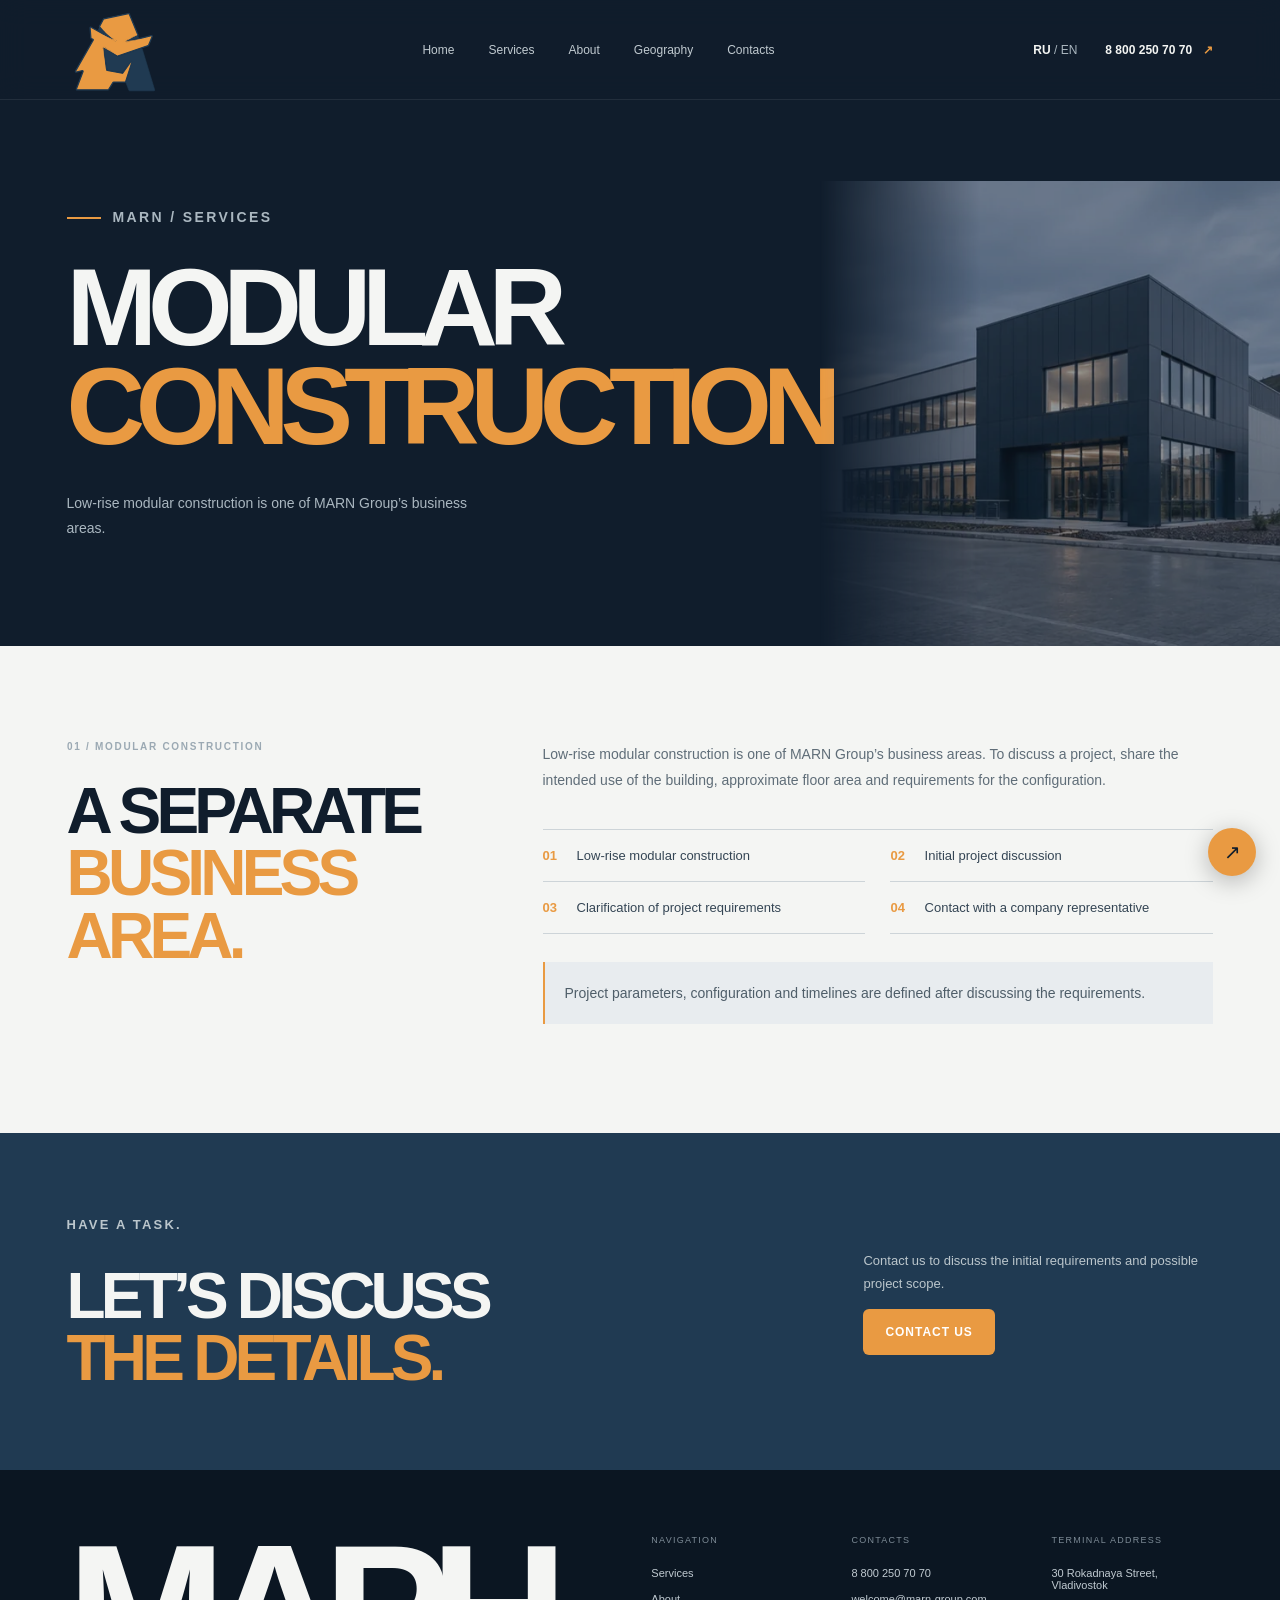
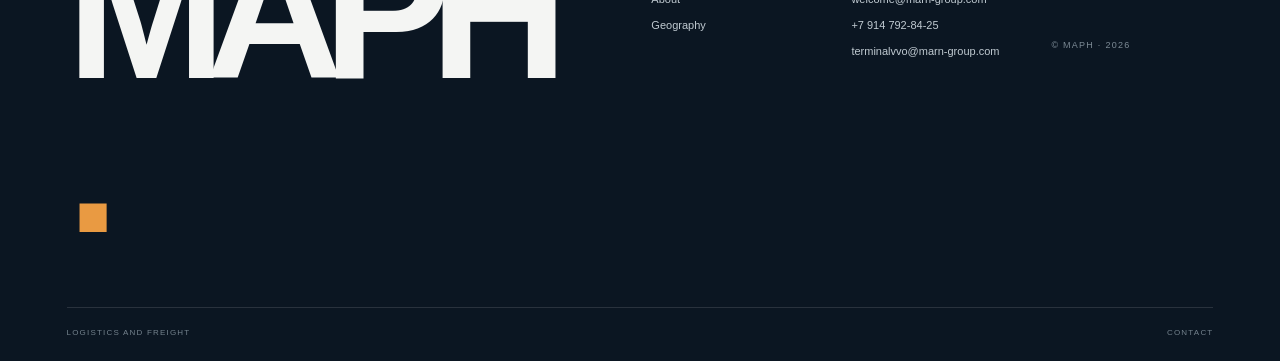
<file: en/modular.html>
<!DOCTYPE html>
<html lang="en">
  <head>
    <meta charset="utf-8"/>
    <meta content="width=device-width, initial-scale=1" name="viewport"/>
    <meta content="Low-rise modular construction is one of MARN Group’s business areas." name="description"/>
    <meta content="#101D2C" name="theme-color"/>
    <meta content="website" property="og:type"/>
    <meta content="МАРН" property="og:site_name"/>
    <meta content="Modular Construction — MARN" property="og:title"/>
    <meta content="Low-rise modular construction is one of MARN Group’s business areas." property="og:description"/>
    <meta content="https://marn-group.com/assets/images/port.webp" property="og:image"/>
    <title>
      Modular Construction — MARN
    </title>
    <link href="https://marn-group.com/en/modular.html" rel="canonical"/>
    <link href="https://marn-group.com/modular.html" hreflang="ru" rel="alternate"/>
    <link href="https://marn-group.com/en/modular.html" hreflang="en" rel="alternate"/>
    <link href="https://marn-group.com/modular.html" hreflang="x-default" rel="alternate"/>
    <link href="../assets/favicon.svg" rel="icon" type="image/svg+xml"/>
    <link as="image" href="../assets/images/port.webp" rel="preload"/>
    <link href="../assets/style.css" rel="stylesheet"/>
    <script defer="" src="../assets/app.js">
    </script>
  </head>
  <body>
    <a class="skip-link" href="#main">
      Skip to content
    </a>
    <header class="site-header">
      <a aria-label="MARN" class="brand" href="index.html">
        <img src="../assets/images/logo.svg" alt="" class="logo">
      </a>
      <nav aria-label="Main navigation" class="main-nav" id="main-nav">
        <a href="index.html">
          Home
        </a>
        <a href="index.html#services">
          Services
        </a>
        <a href="index.html#about">
          About
        </a>
        <a href="index.html#geography">
          Geography
        </a>
        <a href="contacts.html">
          Contacts
        </a>
      </nav>
      <div class="header-right">
        <a aria-label="Переключить язык" class="lang" href="../modular.html">
          <b>
            RU
          </b>
          / EN
        </a>
        <a class="header-contact" href="tel:+78002507070">
          8 800 250 70 70
          <span>
            ↗
          </span>
        </a>
        <button aria-controls="main-nav" aria-expanded="false" aria-label="Open menu" class="menu-toggle">
          <span>
          </span>
          <span>
          </span>
        </button>
      </div>
    </header>
    <main id="main">
      <section class="page-hero modular">
        <p class="eyebrow">
          <span class="orange-line">
          </span>
          MARN / SERVICES
        </p>
        <h1>
          Modular
          <br/>
          <em>
            construction
          </em>
        </h1>
        <p>
          Low-rise modular construction is one of MARN Group’s business areas.
        </p>
      </section>
      <section class="content-section">
        <div class="content-layout">
          <div>
            <p class="eyebrow">
              01 / MODULAR CONSTRUCTION
            </p>
            <h2>
              A separate
              <br/>
              <span>
                business area.
              </span>
            </h2>
          </div>
          <div class="content-body">
            <p>
              Low-rise modular construction is one of MARN Group’s business areas. To discuss a project, share the intended use of the building, approximate floor area and requirements for the configuration.
            </p>
            <ul class="detail-list">
              <li>
                <span>
                  01
                </span>
                Low-rise modular construction
              </li>
              <li>
                <span>
                  02
                </span>
                Initial project discussion
              </li>
              <li>
                <span>
                  03
                </span>
                Clarification of project requirements
              </li>
              <li>
                <span>
                  04
                </span>
                Contact with a company representative
              </li>
            </ul>
            <p class="content-note">
              Project parameters, configuration and timelines are defined after discussing the requirements.
            </p>
          </div>
        </div>
      </section>
      <section class="page-cta">
        <div>
          <p class="eyebrow">
            HAVE A TASK.
          </p>
          <h2>
            Let’s discuss
            <br/>
            <span>
              the details.
            </span>
          </h2>
        </div>
        <div>
          <p>
            Contact us to discuss the initial requirements and possible project scope.
          </p>
          <a class="button button-orange" href="#contact-modal" data-contact-modal>
            Contact us
            <span>
              ↗
            </span>
          </a>
        </div>
      </section>
    </main>
    <footer class="footer">
      <div class="footer-top">
        <a class="footer-wordmark" href="index.html">
          МАРН
          <span>
            .
          </span>
        </a>
        <div class="footer-columns">
          <div>
            <small>
              NAVIGATION
            </small>
            <a href="index.html#services">
              Services
            </a>
            <a href="index.html#about">
              About
            </a>
            <a href="index.html#geography">
              Geography
            </a>
          </div>
          <div>
            <small>
              CONTACTS
            </small>
            <a href="tel:+78002507070">
              8 800 250 70 70
            </a>
            <a href="mailto:welcome@marn-group.com">
              welcome@marn-group.com
            </a>
            <a href="tel:+79147928425">
              +7 914 792-84-25
            </a>
            <a href="mailto:terminalvvo@marn-group.com">
              terminalvvo@marn-group.com
            </a>
          </div>
          <div>
            <small>
              TERMINAL ADDRESS
            </small>
            <span>
              30 Rokadnaya Street, Vladivostok
            </span>
            <small class="footer-legal">
              © МАРН · 2026
            </small>
          </div>
        </div>
      </div>
      <div class="footer-bottom">
        <span>
          LOGISTICS AND FREIGHT
        </span>
        <a href="#contact-modal" data-contact-modal>CONTACT</a>
      </div>
    </footer>
    <a aria-label="Call MARN" class="floating-contact" href="#contact-modal" data-contact-modal>
      ↗
    </a>
  </body>
</html>
</file>
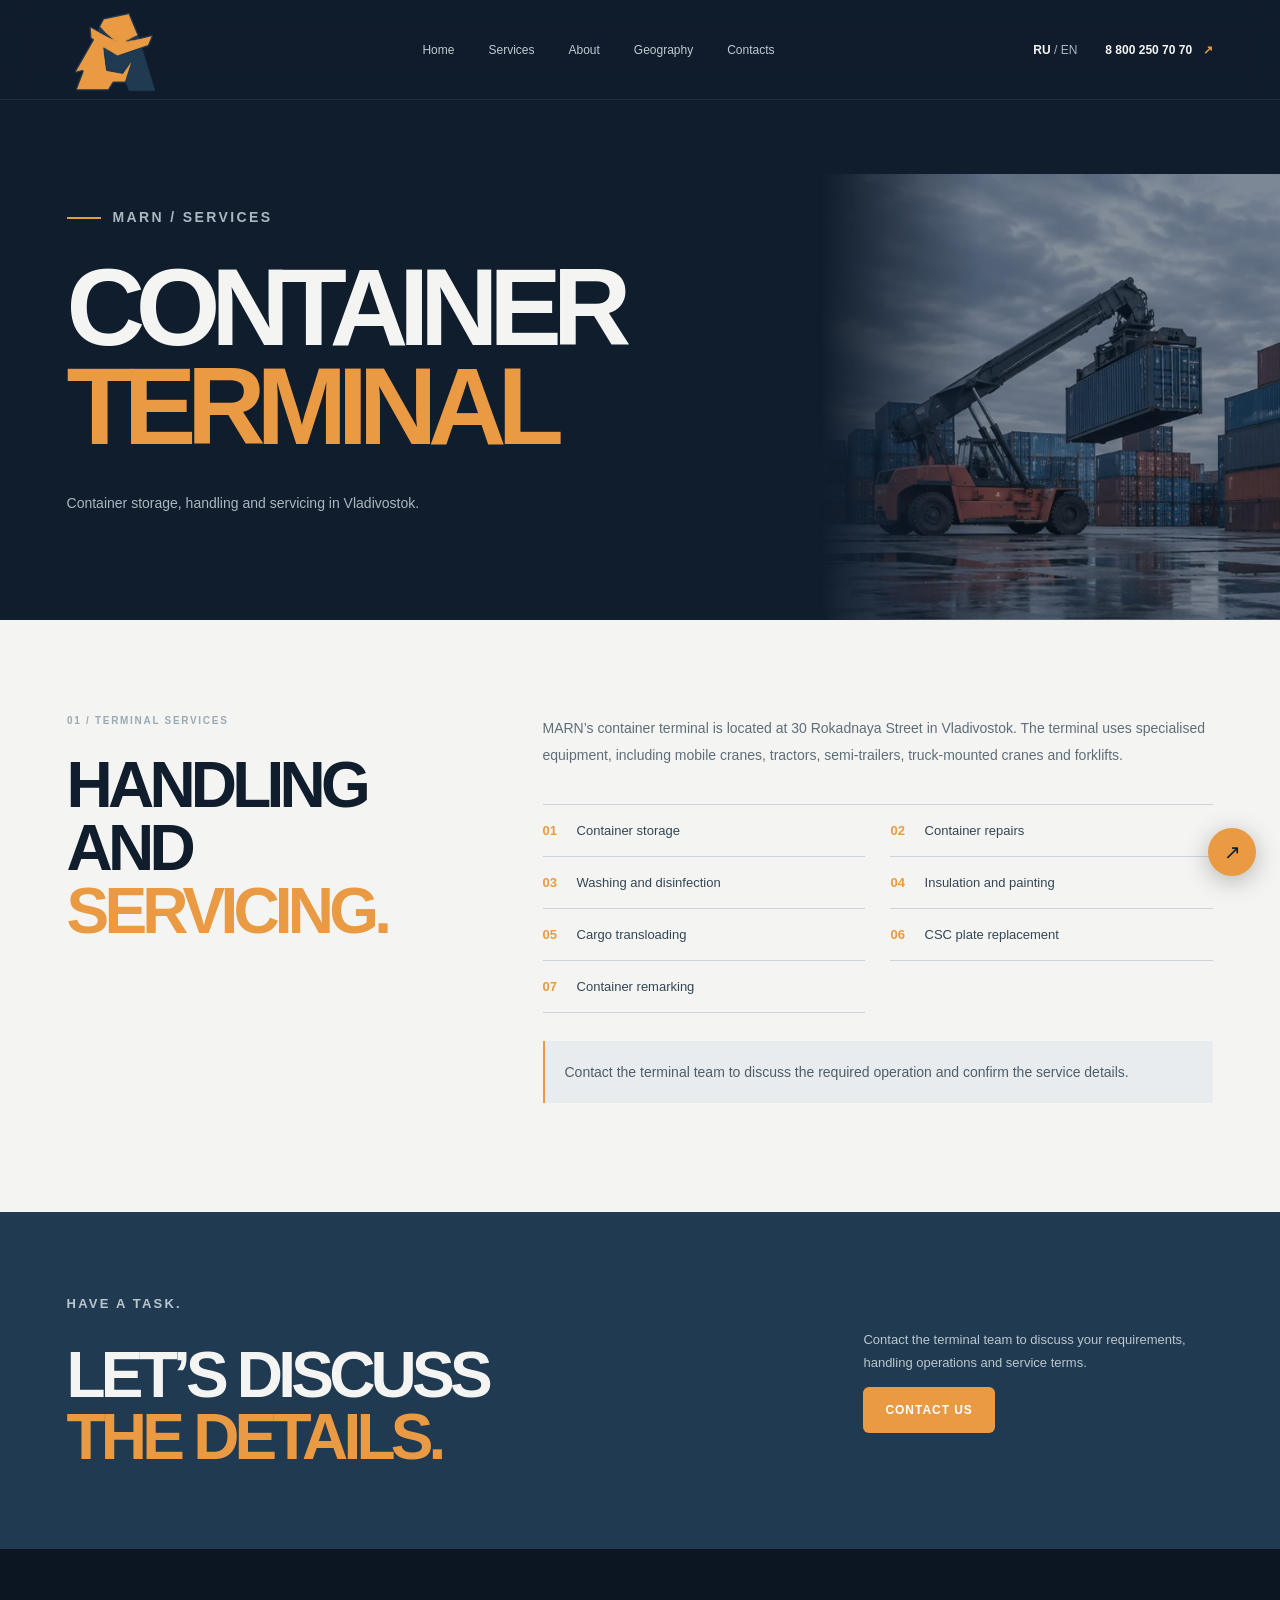
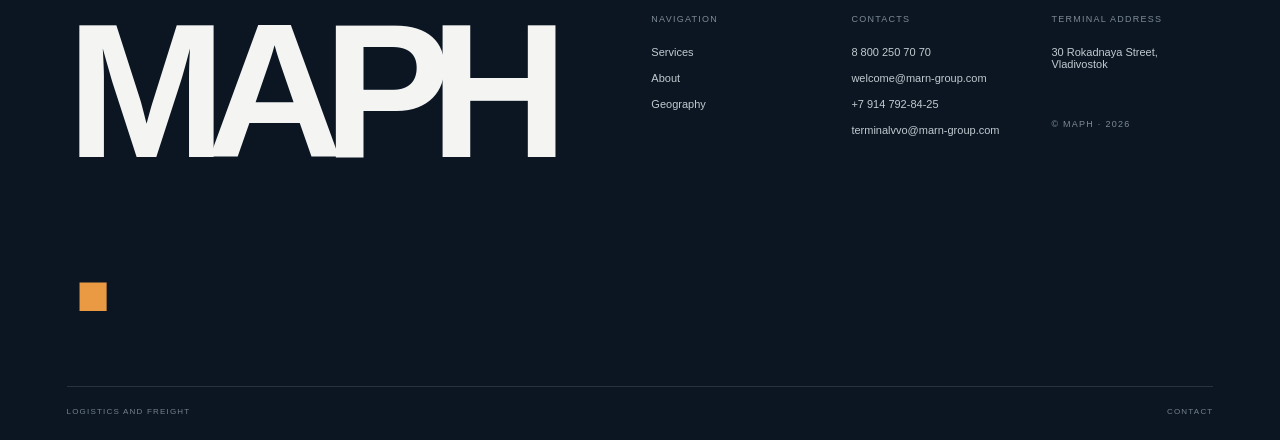
<file: en/terminal.html>
<!DOCTYPE html>
<html lang="en">
  <head>
    <meta charset="utf-8"/>
    <meta content="width=device-width, initial-scale=1" name="viewport"/>
    <meta content="MARN container terminal in Vladivostok: storage, handling, repair and servicing." name="description"/>
    <meta content="#101D2C" name="theme-color"/>
    <meta content="website" property="og:type"/>
    <meta content="МАРН" property="og:site_name"/>
    <meta content="Container Terminal — MARN" property="og:title"/>
    <meta content="MARN container terminal in Vladivostok: storage, handling, repair and servicing." property="og:description"/>
    <meta content="https://marn-group.com/assets/images/port.webp" property="og:image"/>
    <title>
      Container Terminal — MARN
    </title>
    <link href="https://marn-group.com/en/terminal.html" rel="canonical"/>
    <link href="https://marn-group.com/terminal.html" hreflang="ru" rel="alternate"/>
    <link href="https://marn-group.com/en/terminal.html" hreflang="en" rel="alternate"/>
    <link href="https://marn-group.com/terminal.html" hreflang="x-default" rel="alternate"/>
    <link href="../assets/favicon.svg" rel="icon" type="image/svg+xml"/>
    <link as="image" href="../assets/images/port.webp" rel="preload"/>
    <link href="../assets/style.css" rel="stylesheet"/>
    <script defer="" src="../assets/app.js">
    </script>
  </head>
  <body>
    <a class="skip-link" href="#main">
      Skip to content
    </a>
    <header class="site-header">
      <a aria-label="MARN" class="brand" href="index.html">
        <img src="../assets/images/logo.svg" alt="" class="logo">
      </a>
      <nav aria-label="Main navigation" class="main-nav" id="main-nav">
        <a href="index.html">
          Home
        </a>
        <a href="index.html#services">
          Services
        </a>
        <a href="index.html#about">
          About
        </a>
        <a href="index.html#geography">
          Geography
        </a>
        <a href="contacts.html">
          Contacts
        </a>
      </nav>
      <div class="header-right">
        <a aria-label="Переключить язык" class="lang" href="../terminal.html">
          <b>
            RU
          </b>
          / EN
        </a>
        <a class="header-contact" href="tel:+78002507070">
          8 800 250 70 70
          <span>
            ↗
          </span>
        </a>
        <button aria-controls="main-nav" aria-expanded="false" aria-label="Open menu" class="menu-toggle">
          <span>
          </span>
          <span>
          </span>
        </button>
      </div>
    </header>
    <main id="main">
      <section class="page-hero terminal">
        <p class="eyebrow">
          <span class="orange-line">
          </span>
          MARN / SERVICES
        </p>
        <h1>
          Container
          <br/>
          <em>
            terminal
          </em>
        </h1>
        <p>
          Container storage, handling and servicing in Vladivostok.
        </p>
      </section>
      <section class="content-section">
        <div class="content-layout">
          <div>
            <p class="eyebrow">
              01 / TERMINAL SERVICES
            </p>
            <h2>
              Handling and
              <br/>
              <span>
                servicing.
              </span>
            </h2>
          </div>
          <div class="content-body">
            <p>
              MARN’s container terminal is located at 30 Rokadnaya Street in Vladivostok. The terminal uses specialised equipment, including mobile cranes, tractors, semi-trailers, truck-mounted cranes and forklifts.
            </p>
            <ul class="detail-list">
              <li>
                <span>
                  01
                </span>
                Container storage
              </li>
              <li>
                <span>
                  02
                </span>
                Container repairs
              </li>
              <li>
                <span>
                  03
                </span>
                Washing and disinfection
              </li>
              <li>
                <span>
                  04
                </span>
                Insulation and painting
              </li>
              <li>
                <span>
                  05
                </span>
                Cargo transloading
              </li>
              <li>
                <span>
                  06
                </span>
                CSC plate replacement
              </li>
              <li>
                <span>
                  07
                </span>
                Container remarking
              </li>
            </ul>
            <p class="content-note">
              Contact the terminal team to discuss the required operation and confirm the service details.
            </p>
          </div>
        </div>
      </section>
      <section class="page-cta">
        <div>
          <p class="eyebrow">
            HAVE A TASK.
          </p>
          <h2>
            Let’s discuss
            <br/>
            <span>
              the details.
            </span>
          </h2>
        </div>
        <div>
          <p>
            Contact the terminal team to discuss your requirements, handling operations and service terms.
          </p>
          <a class="button button-orange" href="#contact-modal" data-contact-modal>
            Contact us
            <span>
              ↗
            </span>
          </a>
        </div>
      </section>
    </main>
    <footer class="footer">
      <div class="footer-top">
        <a class="footer-wordmark" href="index.html">
          МАРН
          <span>
            .
          </span>
        </a>
        <div class="footer-columns">
          <div>
            <small>
              NAVIGATION
            </small>
            <a href="index.html#services">
              Services
            </a>
            <a href="index.html#about">
              About
            </a>
            <a href="index.html#geography">
              Geography
            </a>
          </div>
          <div>
            <small>
              CONTACTS
            </small>
            <a href="tel:+78002507070">
              8 800 250 70 70
            </a>
            <a href="mailto:welcome@marn-group.com">
              welcome@marn-group.com
            </a>
            <a href="tel:+79147928425">
              +7 914 792-84-25
            </a>
            <a href="mailto:terminalvvo@marn-group.com">
              terminalvvo@marn-group.com
            </a>
          </div>
          <div>
            <small>
              TERMINAL ADDRESS
            </small>
            <span>
              30 Rokadnaya Street, Vladivostok
            </span>
            <small class="footer-legal">
              © МАРН · 2026
            </small>
          </div>
        </div>
      </div>
      <div class="footer-bottom">
        <span>
          LOGISTICS AND FREIGHT
        </span>
        <a href="#contact-modal" data-contact-modal>CONTACT</a>
      </div>
    </footer>
    <a aria-label="Call MARN" class="floating-contact" href="#contact-modal" data-contact-modal>
      ↗
    </a>
  </body>
</html>
</file>
<file: assets/style.css>
:root {
  --navy: #101D2C;
  --blue: #203A52;
  --paper: #F4F5F3;
  --mist: #E8ECEF;
  --orange: #E99A42;
  --ink: #101D2C;
  --muted: #91A0AC;
  --line: rgba(244,245,243,.18);
}

* {
  box-sizing: border-box;
}

html {
  scroll-behavior: smooth;
}

body {
  margin: 0;
  background: var(--navy);
  color: var(--paper);
  font-family: Manrope, "Arial", "Helvetica Neue", sans-serif;
}

a {
  color: inherit;
  text-decoration: none;
}

button {
  font: inherit;
}

.site-header {
  height: 100px;
  padding: 0 5.2vw;
  display: flex;
  align-items: center;
  justify-content: space-between;
  position: fixed;
  z-index: 20;
  top: 0;
  left: 0;
  right: 0;
  background: rgba(16,29,44,.94);
  backdrop-filter: blur(14px);
  border-bottom: 1px solid rgba(255,255,255,.08);
  transition: transform .35s;
}

.site-header.hidden {
  transform: translateY(-110%);
}

.brand {
  display: flex;
  align-items: center;
  gap: 12px;
  font-weight: 800;
  letter-spacing: -.06em;
  
}

.logo {
  height: 90px;
}

.brand-mark {
  width: 35px;
  height: 35px;
  border: 1px solid var(--orange);
  display: grid;
  place-items: center;
  color: var(--orange);
  font-size: 21px;
}

.brand-name {
  font-size: 19px;
}

.brand-name span,.footer-wordmark span {
  color: var(--orange);
}

.main-nav {
  display: flex;
  gap: 34px;
  font-size: 12px;
  color: #C1CAD0;
}

.main-nav a:hover,.text-link:hover {
  color: var(--orange);
}

.header-right {
  display: flex;
  align-items: center;
  gap: 28px;
  font-size: 12px;
}

.lang {
  color: #AAB6BF;
}

.lang i {
  font-style: normal;
  color: var(--orange);
  padding: 0 4px;
}

.header-contact {
  font-weight: 700;
}

.header-contact span {
  color: var(--orange);
  margin-left: 8px;
}

.menu-toggle {
  display: none;
  background: none;
  color: white;
  border: 0;
  font-size: 23px;
}

.hero {
  min-height: 790px;
  padding: 142px 5.2vw 78px;
  position: relative;
  overflow: hidden;
  display: flex;
  flex-direction: column;
}

.hero-topline {
  display: flex;
  justify-content: space-between;
  color: #93A0AA;
  font-size: 9px;
  letter-spacing: .16em;
}

.hero-content {
  position: relative;
  z-index: 2;
  margin-top: 105px;
  max-width: 1000px;
}

.eyebrow {
  font-size: 10px;
  letter-spacing: .17em;
  font-weight: 700;
  color: #9BA9B3;
  margin: 0 0 28px;
  display: flex;
  align-items: center;
  gap: 12px;
}

.orange-line {
  display: inline-block;
  width: 34px;
  height: 2px;
  background: var(--orange);
}

h1,h2,h3,p {
  margin-top: 0;
}

h1 {
  font-size: clamp(64px,9.3vw,138px);
  line-height: .91;
  letter-spacing: -.085em;
  font-weight: 800;
  margin: 0;
  max-width: 950px;
}

h1 em {
  font-style: normal;
  color: var(--orange);
}

.hero-bottom {
  display: flex;
  align-items: end;
  justify-content: space-between;
  max-width: 760px;
  margin-top: 38px;
}

.hero-bottom p {
  max-width: 360px;
  font-size: 14px;
  line-height: 1.8;
  color: #B6C0C7;
  margin: 0;
}

.round-link {
  width: 54px;
  height: 54px;
  border: 1px solid rgba(255,255,255,.4);
  border-radius: 50%;
  display: grid;
  place-items: center;
  font-size: 22px;
  transition: .25s;
}

.round-link:hover {
  background: var(--orange);
  border-color: var(--orange);
  color: var(--navy);
  transform: translateY(4px);
}

.hero-image {
  position: absolute;
  right: 0;
  bottom: 0;
  width: 43%;
  height: 55%;
  background: linear-gradient(90deg,var(--navy) 0%,rgba(16,29,44,.1) 35%),linear-gradient(0deg,rgba(16,29,44,.3),transparent 50%),url('images/port.webp') center/cover;
  opacity: .78;
  clip-path: polygon(13% 0,100% 0,100% 100%,0 100%);
}

.hero-index {
  position: absolute;
  right: 5.2vw;
  top: 53%;
  font-size: 10px;
  color: var(--orange);
  letter-spacing: .12em;
}

.hero-index span+span {
  color: #73818C;
}

.ticker {
  overflow: hidden;
  background: var(--orange);
  color: var(--navy);
  white-space: nowrap;
  padding: 17px 0;
  font-size: 11px;
  letter-spacing: .16em;
  font-weight: 800;
}

.ticker div {
  word-spacing: 8px;
}

.ticker b {
  padding: 0 28px;
  font-size: 16px;
}

.section {
  padding: 130px 5.2vw 0px;
}

.services-section {
  background: var(--paper);
  color: var(--ink);
}

.section-heading {
  display: flex;
  justify-content: space-between;
  align-items: end;
  margin-bottom: 64px;
  align-items: center;
}

.section-heading .eyebrow,.stats-section .eyebrow,.feature-copy .eyebrow,.geo-copy .eyebrow,.contact-band .eyebrow {
  color: #778590;
}

h2 {
  font-size: clamp(48px,6.5vw,88px);
  line-height: .98;
  letter-spacing: -.075em;
  font-weight: 800;
  margin: 0;
}

h2 span {
  color: var(--orange);
}

.section-intro {
  max-width: 320px;
  color: #667581;
  font-size: 13px;
  line-height: 1.8;
  margin: 0 7% 4px 0;
  transform: translateY(22px);
}

.service-grid {
  display: grid;
  grid-template-columns: 1.15fr 1fr;
  gap: 52px 26px;
}

.service-card {
  display: block;
  color: var(--ink);
}

.service-main {
  grid-row: span 2;
}

.service-photo {
  height: 250px;
  background-size: cover;
  background-position: center;
  filter: saturate(.72);
  transition: filter .4s,transform .7s;
}

.service-main .service-photo {
  height: 490px;
}

.service-card:hover .service-photo {
  filter: saturate(1);
  transform: scale(.99);
}

.photo-logistics {
  background-image: url('images/port.webp');
}

.photo-terminal {
  background-image: url('images/terminal.webp');
}

.photo-containers {
  background-image: url('images/containers.webp');
}

.photo-modular {
  background-image: url('images/modular.webp');
}

.service-meta {
  display: flex;
  justify-content: space-between;
  margin: 19px 0 13px;
  font-size: 9px;
  letter-spacing: .13em;
  color: #73818B;
}

.service-meta span+span {
  font-size: 17px;
  color: var(--orange);
}

.service-card h3 {
  font-size: clamp(27px,3.2vw,43px);
  line-height: 1;
  letter-spacing: -.06em;
  margin: 0 0 13px;
}

.service-card p {
  font-size: 12px;
  line-height: 1.7;
  color: #687783;
  max-width: 330px;
  margin: 0;
}

.stats-section {
  padding: 130px 5.2vw;
  background: var(--blue);
  display: grid;
  grid-template-columns: 1fr 1.3fr;
  gap: 10%;
}

.stats-section h2 {
  font-size: clamp(54px,7vw,96px);
}

.stats-right {
  display: grid;
  grid-template-columns: 1fr 1fr;
  align-content: center;
  gap: 55px 25px;
}

.stat strong {
  font-size: clamp(80px,11vw,150px);
  letter-spacing: -.1em;
  line-height: .9;
  font-weight: 800;
}

.stat strong span {
  color: var(--orange);
}

.stat p {
  font-size: 12px;
  color: #C1CBD1;
  line-height: 1.5;
  margin: 18px 0 0 8px;
}

.stat-note {
  grid-column: span 2;
  display: flex;
  align-items: start;
  gap: 20px;
  max-width: 440px;
}

.stat-note p {
  font-size: 13px;
  line-height: 1.8;
  color: #C4CED4;
  margin: 0;
  transform: translateY(-10px);
}

.feature-section {
  display: grid;
  grid-template-columns: 1fr 1fr;
  min-height: 680px;
  background: var(--paper);
  color: var(--ink);
}

.feature-image {
  background: url('images/containers.webp') center/cover;
  min-height: 600px;
  filter: saturate(.65);
}

.feature-copy {
  padding: 110px 9vw 90px 8vw;
  align-self: center;
}

.feature-copy h2 {
  font-size: clamp(52px,6.5vw,88px);
}

.feature-copy>p:not(.eyebrow) {
  font-size: 13px;
  line-height: 1.9;
  color: #687783;
  max-width: 390px;
  margin: 35px 0;
}

.text-link {
  display: inline-flex;
  gap: 35px;
  align-items: center;
  border-bottom: 1px solid #A9B3B9;
  padding-bottom: 12px;
  font-size: 12px;
  font-weight: 700;
}

.text-link span {
  color: var(--orange);
  font-size: 17px;
}

.geo-section {
  padding: 125px 5.2vw;
  background: var(--navy);
  display: grid;
  grid-template-columns: .8fr 1.2fr;
  align-items: center;
  min-height: 650px;
  overflow: hidden;
}

.geo-copy h2 {
  font-size: clamp(56px,7vw,94px);
}

.geo-copy>p:not(.eyebrow) {
  max-width: 380px;
  color: #AAB7C0;
  font-size: 13px;
  line-height: 1.9;
  margin: 35px 0;
}

.geo-caption {
  font-size: 9px;
  letter-spacing: .15em;
  color: #C1CBD1;
  display: flex;
  align-items: center;
  gap: 12px;
}

.pulse {
  width: 7px;
  height: 7px;
  background: var(--orange);
  border-radius: 50%;
  box-shadow: 0 0 0 5px rgba(233,154,66,.13);
}

.globe-wrap {
  position: relative;
  height: 500px;
}

.globe-wrap canvas {
  width: 100%;
  height: 100%;
  cursor: grab;
}

.globe-wrap canvas:active {
  cursor: grabbing;
}

.globe-label,.globe-hint {
  position: absolute;
  right: 0;
  font-size: 9px;
  letter-spacing: .16em;
  color: #83929D;

}

.globe-label {
  top: 28px;
}

.globe-hint {
  bottom: 22px;
  margin-top: 15px;
}

.contact-band {
  padding: 110px 5.2vw;
  background: var(--mist);
  color: var(--ink);
  display: flex;
  justify-content: space-between;
  align-items: end;
}

.contact-band h2 {
  font-size: clamp(60px,8vw,108px);
}

.contact-action {
  max-width: 310px;
  margin: 0 6% 8px 0;
}

.contact-action p {
  font-size: 13px;
  line-height: 1.8;
  color: #667581;
  margin-bottom: 28px;
  transform: translateY(20px);
}

.contact-btn {
  transform: translateY(0px);
}

.button {
  display: inline-flex;
  justify-content: space-between;
  align-items: center;
  gap: 45px;
  padding: 17px 21px;
  font-size: 12px;
  font-weight: 800;
}

.button-orange {
  background: var(--orange);
  color: var(--navy);
}

.button-orange span {
  font-size: 17px;
}

.footer {
  padding: 65px 5.2vw 24px;
  background: #0B1622;
}

.footer-top {
  display: flex;
  justify-content: space-between;
  gap: 50px;
  padding-bottom: 65px;
}

.footer-wordmark {
  font-size: clamp(90px,15vw,205px);
  font-weight: 800;
  letter-spacing: -.11em;
  line-height: .8;
}

.footer-columns {
  display: grid;
  grid-template-columns: repeat(3,minmax(120px,1fr));
  gap: 38px;
}

.footer-columns div {
  display: flex;
  flex-direction: column;
  gap: 14px;
  font-size: 11px;
  color: #C0CAD1;
}

.footer-columns small {
  font-size: 9px;
  letter-spacing: .14em;
  color: #7D8B96;
  margin-bottom: 8px;
}

.footer-columns .footer-legal {
  margin-top: 35px;
}

.footer-bottom {
  border-top: 1px solid rgba(255,255,255,.12);
  padding-top: 20px;
  display: flex;
  justify-content: space-between;
  font-size: 8px;
  letter-spacing: .15em;
  color: #74828D;
}

.floating-contact {
  position: fixed;
  right: 24px;
  bottom: 24px;
  width: 48px;
  height: 48px;
  border-radius: 50%;
  display: grid;
  place-items: center;
  background: var(--orange);
  color: var(--navy);
  font-size: 20px;
  z-index: 15;
  box-shadow: 0 5px 25px #0004;
}

.page-hero {
  padding: 170px 5.2vw 90px;
  min-height: 560px;
  position: relative;
  overflow: hidden;
}

.page-hero h1 {
  font-size: clamp(58px,8.5vw,120px);
  max-width: 1000px;
}

.page-hero p {
  max-width: 440px;
  color: #AAB7C0;
  line-height: 1.8;
  font-size: 14px;
  margin-top: 35px;
}

.page-hero:after {
  content: "";
  position: absolute;
  right: 0;
  bottom: 0;
  width: 36%;
  height: 72%;
  background-size: cover;
  background-position: center;
  opacity: .55;
  mask-image: linear-gradient(90deg,transparent,#000 35%);
}

.page-hero.logistics:after {
  background-image: url('images/port.webp');
}

.page-hero.terminal:after {
  background-image: url('images/terminal.webp');
}

.page-hero.containers:after {
  background-image: url('images/containers.webp');
}

.page-hero.modular:after {
  background-image: url('images/modular.webp');
}

.content-section {
  background: var(--paper);
  color: var(--ink);
  padding: 95px 5.2vw;
}

.content-layout {
  display: grid;
  grid-template-columns: .7fr 1.3fr;
  gap: 10%;
}

.content-layout h2 {
  font-size: clamp(42px,5vw,68px);
}

.content-body {
  max-width: 680px;
}

.content-body p {
  font-size: 14px;
  line-height: 1.9;
  color: #5F6D78;
}

.detail-list {
  display: grid;
  grid-template-columns: 1fr 1fr;
  gap: 0 25px;
  margin-top: 35px;
  border-top: 1px solid #CDD4D8;
}

.detail-list div {
  padding: 18px 0;
  border-bottom: 1px solid #CDD4D8;
  font-size: 12px;
}

.detail-list b {
  color: var(--orange);
  margin-right: 13px;
}

.page-cta {
  padding: 80px 5.2vw;
  background: var(--blue);
  display: flex;
  justify-content: space-between;
  align-items: center;
}

.page-cta h2 {
  font-size: clamp(40px,5vw,66px);
}

.page-cta p {
  color: #BBC6CC;
  font-size: 13px;
  max-width: 350px;
  line-height: 1.8;
}

@media (max-width:850px) {
  .main-nav {
    gap: 16px;
  }
  .header-contact {
    display: none;
  }
  .hero-image {
    width: 55%;
    opacity: .5;
  }
  .stats-section {
    gap: 5%;
  }
  .feature-copy {
    padding: 80px 6vw;
  }
  .footer-top {
    flex-direction: column;
  }
  .footer-wordmark {
    font-size: 130px;
  }
}

@media (max-width:650px) {
  .site-header {
    height: 68px;
    padding: 0 22px;
  }
  .main-nav {
    display: none;
    position: absolute;
    top: 68px;
    left: 0;
    right: 0;
    background: var(--navy);
    padding: 25px;
    flex-direction: column;
    border-bottom: 1px solid var(--line);
  }
  .main-nav.open {
    display: flex;
  }
  .header-right {
    gap: 16px;
  }
  .menu-toggle {
    display: block;
  }
  .hero {
    padding: 118px 22px 60px;
    min-height: 700px;
  }
  .hero-topline span:last-child {
    display: none;
  }
  .hero-content {
    margin-top: 100px;
  }
  h1 {
    font-size: clamp(57px,15vw,88px);
  }
  .hero-bottom {
    align-items: center;
  }
  .hero-bottom p {
    font-size: 12px;
    max-width: 250px;
  }
  .hero-image {
    width: 85%;
    height: 39%;
    opacity: .45;
  }
  .hero-index {
    top: auto;
    bottom: 28px;
    right: 22px;
  }
  .section {
    padding: 85px 22px;
  }
  .section-heading {
    display: block;
    margin-bottom: 40px;
  }
  .section-intro {
    margin: 28px 0 0;
  }
  .service-grid {
    grid-template-columns: 1fr;
    gap: 40px;
  }
  .service-main {
    grid-row: auto;
  }
  .service-main .service-photo {
    height: 300px;
  }
  .service-photo {
    height: 230px;
  }
  .stats-section {
    padding: 85px 22px;
    grid-template-columns: 1fr;
    gap: 50px;
  }
  .stats-right {
    gap: 35px 15px;
  }
  .stat strong {
    font-size: 90px;
  }
  .feature-section {
    grid-template-columns: 1fr;
  }
  .feature-image {
    min-height: 330px;
  }
  .feature-copy {
    padding: 75px 22px;
  }
  .geo-section {
    padding: 85px 22px;
    grid-template-columns: 1fr;
  }
  .globe-wrap {
    height: 350px;
    margin-top: 20px;
  }
  .contact-band {
    padding: 80px 22px;
    display: block;
  }
  .contact-action {
    margin: 40px 0 0;
  }
  .footer {
    padding: 55px 22px 20px;
  }
  .footer-wordmark {
    font-size: 100px;
  }
  .footer-columns {
    grid-template-columns: 1fr 1fr;
    gap: 30px;
  }
  .footer-bottom {
    gap: 20px;
    line-height: 1.6;
  }
  .page-hero {
    padding: 130px 22px 70px;
    min-height: 520px;
  }
  .page-hero:after {
    width: 75%;
    height: 48%;
    opacity: .35;
  }
  .page-hero h1 {
    font-size: clamp(56px,14vw,88px);
  }
  .content-section {
    padding: 75px 22px;
  }
  .content-layout {
    grid-template-columns: 1fr;
    gap: 30px;
  }
  .detail-list {
    grid-template-columns: 1fr;
  }
  .page-cta {
    padding: 65px 22px;
    display: block;
  }
  .page-cta p {
    margin: 25px 0;
  }
  .floating-contact {
    right: 17px;
    bottom: 17px;
  }
}

/* Production completion */

:focus-visible {
  outline: 2px solid var(--orange);
  outline-offset: 4px;
}

.skip-link {
  position: absolute;
  left: 12px;
  top: -60px;
  background: var(--orange);
  color: var(--navy);
  padding: 12px;
  z-index: 100;
}

.skip-link:focus {
  top: 12px;
}

.site-header {
  will-change: transform;
}

.site-header .lang b {
  color: var(--paper);
}

.hero-content {
  animation: rise .8s both;
}

.hero-image {
  background-position: center 52%;
}

.hero-bottom>div {
  display: flex;
  align-items: center;
  gap: 28px;
  flex-wrap: wrap;
}

.hero-bottom .button {
  margin-top: 8px;
}

.service-photo,.feature-image,.page-hero:after {
  background-repeat: no-repeat;
}

.service-card {
  overflow: hidden;
}

.service-card[href="modular.html"] {
    transform: translateY(-16px);
}

.service-photo {
  background-color: #203A52;
}

.service-card:hover h3 {
  color: #B66C21;
}

.detail-list {
  list-style: none;
  padding: 0;
}

.detail-list li {
  padding: 18px 0;
  border-bottom: 1px solid #CDD4D8;
  font-size: 13px;
  color: #344554;
}

.detail-list li span {
  color: var(--orange);
  font-weight: 800;
  margin-right: 16px;
}

.content-note {
  margin-top: 28px;
  padding: 18px 20px;
  border-left: 2px solid var(--orange);
  background: #E8ECEF;
  color: #4F5E69 !important;
}

.contact-cards {
  background: var(--paper);
  color: var(--ink);
  padding: 75px 5.2vw;
  display: grid;
  grid-template-columns: 1fr 1fr;
  gap: 28px;
}

.contact-cards article {
  padding: 32px;
  border: 1px solid #D4DADD;
  display: flex;
  flex-direction: column;
  align-items: flex-start;
  gap: 14px;
}

.contact-cards .eyebrow {
  margin: 0;
  color: #778590;
}

.contact-value {
  font-size: clamp(24px,3vw,42px);
  font-weight: 800;
  letter-spacing: -.06em;
}

.contact-cards article>a:not(.contact-value) {
  color: #536572;
}

.contact-cards article>p:last-child {
  color: #536572;
  font-size: 13px;
}

.globe-city {
  position: absolute;
  left: 50%;
  top: 50%;
  transform: translate(-50%,-50%);
  border: 1px solid rgba(233,154,66,.7);
  background: #101D2C;
  color: var(--paper);
  padding: 10px 14px;
  border-radius: 0;
  font-size: 10px;
  letter-spacing: .1em;
  cursor: pointer;
  opacity: 0;
  pointer-events: none;
  transition: opacity .2s;
}

.globe-wrap.is-selected .globe-city {
  opacity: 1;
  pointer-events: auto;
}

.globe-city span {
  margin-left: 6px;
}

.globe-hint {
  pointer-events: none;
}

.reveal {
  opacity: 0;
  transform: translateY(24px);
  transition: opacity .7s,transform .7s;
}

.reveal.is-visible {
  opacity: 1;
  transform: none;
}

.page-transition {
  animation: rise .55s both;
}

@keyframes rise {
  from {
    opacity: 0;
    transform: translateY(18px);
  }
  to {
    opacity: 1;
    transform: translateY(0);
  }
}

@media (max-width:650px) {
  .contact-cards {
    padding: 55px 22px;
    grid-template-columns: 1fr;
  }
  .hero-bottom>div {
    align-items: flex-start;
    flex-direction: column;
    gap: 16px;
  }
  .hero-bottom .button {
    padding: 14px 16px;
  }
  .globe-city {
    top: 58%;
  }
}

@media (prefers-reduced-motion:reduce) {
  *,*::before,*::after {
    scroll-behavior: auto !important;
    animation-duration: .01ms !important;
    animation-iteration-count: 1 !important;
    transition-duration: .01ms !important;
  }
  .reveal {
    opacity: 1;
    transform: none;
  }
}

@view-transition {
  navigation: auto;
}

::view-transition-old(root) {
  animation: page-out .22s ease both;
}

::view-transition-new(root) {
  animation: page-in .34s ease both;
}

@keyframes page-out {
  to {
    opacity: 0;
  }
}

@keyframes page-in {
  from {
    opacity: 0;
    transform: translateY(8px);
  }
  to {
    opacity: 1;
    transform: none;
  }
}

.menu-toggle {
  width: 34px;
  height: 34px;
  padding: 8px;
  display: none;
  flex-direction: column;
  justify-content: center;
  gap: 5px;
}

.menu-toggle span {
  display: block;
  width: 18px;
  height: 1px;
  background: var(--paper);
}

@media (max-width:650px) {
  .menu-toggle {
    display: flex;
  }
}

/* Production completion */

:focus-visible {
  outline: 2px solid var(--orange);
  outline-offset: 4px;
}

.skip-link {
  position: absolute;
  left: 12px;
  top: -60px;
  background: var(--orange);
  color: var(--navy);
  padding: 12px;
  z-index: 100;
}

.skip-link:focus {
  top: 12px;
}

.site-header {
  will-change: transform;
}

.site-header .lang b {
  color: var(--paper);
}

.hero-content {
  animation: rise .8s both;
}

.hero-image {
  background-position: center 52%;
}

.hero-bottom>div {
  display: flex;
  align-items: center;
  gap: 28px;
  flex-wrap: wrap;
}

.hero-bottom .button {
  margin-top: 8px;
}

.service-photo,.feature-image,.page-hero:after {
  background-repeat: no-repeat;
}

.service-card {
  overflow: hidden;
}

.service-photo {
  background-color: #203A52;
}

.service-card:hover h3 {
  color: #B66C21;
}

.detail-list {
  list-style: none;
  padding: 0;
}

.detail-list li {
  padding: 18px 0;
  border-bottom: 1px solid #CDD4D8;
  font-size: 13px;
  color: #344554;
}

.detail-list li span {
  color: var(--orange);
  font-weight: 800;
  margin-right: 16px;
}

.content-note {
  margin-top: 28px;
  padding: 18px 20px;
  border-left: 2px solid var(--orange);
  background: #E8ECEF;
  color: #4F5E69 !important;
}

.contact-cards {
  background: var(--paper);
  color: var(--ink);
  padding: 75px 5.2vw;
  display: grid;
  grid-template-columns: 1fr 1fr;
  gap: 28px;
}

.contact-cards article {
  padding: 32px;
  border: 1px solid #D4DADD;
  display: flex;
  flex-direction: column;
  align-items: flex-start;
  gap: 14px;
}

.contact-cards .eyebrow {
  margin: 0;
  color: #778590;
}

.contact-value {
  font-size: clamp(24px,3vw,42px);
  font-weight: 800;
  letter-spacing: -.06em;
}

.contact-cards article>a:not(.contact-value) {
  color: #536572;
}

.contact-cards article>p:last-child {
  color: #536572;
  font-size: 13px;
}

.globe-city {
  position: absolute;
  left: 50%;
  top: 50%;
  transform: translate(-50%,-50%);
  border: 1px solid rgba(233,154,66,.7);
  background: #101D2C;
  color: var(--paper);
  padding: 10px 14px;
  border-radius: 0;
  font-size: 10px;
  letter-spacing: .1em;
  cursor: pointer;
  opacity: 0;
  pointer-events: none;
  transition: opacity .2s;
}

.globe-wrap.is-selected .globe-city {
  opacity: 1;
  pointer-events: auto;
}

.globe-city span {
  margin-left: 6px;
}

.globe-hint {
  pointer-events: none;
}

.reveal {
  opacity: 0;
  transform: translateY(24px);
  transition: opacity .7s,transform .7s;
}

.reveal.is-visible {
  opacity: 1;
  transform: none;
}

.page-transition {
  animation: rise .55s both;
}

@keyframes rise {
  from {
    opacity: 0;
    transform: translateY(18px);
  }
  to {
    opacity: 1;
    transform: translateY(0);
  }
}

@media (max-width:650px) {
  .contact-cards {
    padding: 55px 22px;
    grid-template-columns: 1fr;
  }
  .hero-bottom>div {
    align-items: flex-start;
    flex-direction: column;
    gap: 16px;
  }
  .hero-bottom .button {
    padding: 14px 16px;
  }
  .globe-city {
    top: 58%;
  }
}

@media (prefers-reduced-motion:reduce) {
  *,*::before,*::after {
    scroll-behavior: auto !important;
    animation-duration: .01ms !important;
    animation-iteration-count: 1 !important;
    transition-duration: .01ms !important;
  }
  .reveal {
    opacity: 1;
    transform: none;
  }
}
.service-card--modular {
    position: relative;
    top: -100px;
}

/* Final editorial and interaction pass */
.hero-content { margin-top: 58px; }
.hero-topline { margin-bottom: 0; }

h1, h2, h3 { text-transform: uppercase; }
.eyebrow, .service-meta, .footer-columns small, .footer-bottom,
.button, .header-contact, .lang, .geo-caption { text-transform: uppercase; }

.button {
  color: #fff;
  border-radius: 6px;
  gap: 12px;
  padding: 16px 22px;
  letter-spacing: .08em;
  transition: transform .25s ease, box-shadow .25s ease, background .25s ease;
}
.button-orange { color: #fff; }
.button span { display: none; }
.button:hover {
  transform: translateY(-3px);
  box-shadow: 0 10px 28px rgba(233,154,66,.28);
  background: #F2A94F;
}
.button:active { transform: translateY(-1px); }

.ticker { padding: 16px 0; }
.ticker-track {
  display: flex;
  width: max-content;
  animation: ticker-scroll 34s linear infinite;
  will-change: transform;
}
.ticker-track span { display: block; flex: 0 0 auto; padding-right: 24px; }
.ticker:hover .ticker-track { animation-play-state: paused; }
@keyframes ticker-scroll {
  from { transform: translateX(0); }
  to { transform: translateX(-50%); }
}

.service-card[href="modular.html"],
.service-card[href="modular.html"]:hover { transform: none; }
.service-card--modular { transform: none !important; }
.service-grid { align-items: start; }
.service-card { align-self: start; }
.service-card h3 { line-height: 1.06; }

.stat strong { font-size: clamp(64px, 8.2vw, 112px); letter-spacing: -.075em; }
.stat p { font-size: 14px; color: #E0E6E9; margin: 12px 0 0 4px; letter-spacing: .025em; }
.stat-note { align-self: start; }

.feature-section { min-height: 570px; }
.feature-image { min-height: 500px; }
.feature-copy { padding-top: 82px; padding-bottom: 82px; }
.feature-copy>p:not(.eyebrow) { margin: 28px 0; }

.geo-section { grid-template-columns: .9fr 1.1fr; }
.geo-city-group { margin-top: 28px; max-width: 520px; }
.geo-country {
  color: var(--orange);
  font-size: 10px;
  font-weight: 800;
  letter-spacing: .18em;
  margin: 0 0 10px;
}
.geo-caption { display: block; color: #D4DCE1; font-size: 11px; line-height: 1.9; letter-spacing: .09em; }
.geo-caption .pulse { display: inline-block; margin: 0 10px 1px 0; }
.geo-caption + .geo-country { margin-top: 22px; }

.contact-band .eyebrow { color: #687782; }
.contact-band .contact-band-title { text-transform: uppercase; }

.contact-cards {
  grid-template-columns: repeat(2, minmax(0, 1fr));
  align-items: stretch;
}
.contact-cards article { min-height: 245px; }
.contact-cards article .contact-role { color: #778590; font-size: 12px; line-height: 1.5; margin: 0; }
.contact-cards article .contact-hours { color: #536572; font-size: 12px; line-height: 1.8; margin: 6px 0 0; }
.contact-cards article .contact-hours strong { display: block; color: #344554; font-size: 10px; letter-spacing: .1em; margin-bottom: 5px; }
.contact-cards article .contact-address { color: #536572; font-size: 13px; margin: 8px 0 0; }
.contact-cards .contact-value { font-size: clamp(22px, 2.5vw, 34px); }

/* Compact, accessible callback modal */
.contact-modal[hidden] { display: none; }
.contact-modal {
  position: fixed;
  inset: 0;
  z-index: 100;
  display: grid;
  place-items: center;
  padding: 22px;
  background: rgba(4, 11, 18, .76);
  backdrop-filter: blur(8px);
}
.contact-modal__panel {
  position: relative;
  width: min(100%, 460px);
  padding: 42px;
  background: var(--paper);
  color: var(--ink);
  border-radius: 14px;
  box-shadow: 0 24px 80px rgba(0,0,0,.32);
}
.contact-modal__eyebrow { color: #778590; font-size: 10px; letter-spacing: .16em; font-weight: 800; margin: 0 0 18px; }
.contact-modal__title { font-size: clamp(30px, 5vw, 44px); line-height: 1; margin: 0 0 14px; letter-spacing: -.06em; }
.contact-modal__text { color: #5F6D78; font-size: 14px; line-height: 1.7; margin: 0 0 24px; }
.contact-modal__phone { display: inline-flex; padding: 16px 20px; border-radius: 6px; background: var(--orange); color: #fff; font-size: 18px; font-weight: 800; letter-spacing: .02em; transition: transform .2s, box-shadow .2s; }
.contact-modal__phone:hover { transform: translateY(-2px); box-shadow: 0 8px 24px rgba(233,154,66,.3); }
.contact-modal__close {
  position: absolute; top: 14px; right: 14px; width: 36px; height: 36px;
  border: 1px solid #CDD4D8; border-radius: 50%; background: transparent; color: var(--ink);
  cursor: pointer; font-size: 20px; line-height: 1;
}
body.modal-open { overflow: hidden; }

@media (max-width: 850px) {
  .geo-section { grid-template-columns: 1fr; }
  .geo-copy { max-width: 620px; }
}
@media (max-width: 650px) {
  .hero-content { margin-top: 66px; }
  .hero { min-height: 660px; }
  .ticker-track { animation-duration: 28s; }
  .stats-section { gap: 36px; }
  .stat strong { font-size: clamp(64px, 18vw, 90px); }
  .feature-section { min-height: auto; }
  .feature-image { min-height: 300px; }
  .geo-city-group { margin-top: 22px; }
  .geo-caption { font-size: 10px; }
  .contact-cards { grid-template-columns: 1fr; }
  .contact-modal__panel { padding: 34px 24px 28px; }
}
@media (prefers-reduced-motion: reduce) {
  .ticker-track { animation: none; }
}


/* =========================================
   MARN — ANIMATION SYSTEM
========================================= */

/* Появление элементов при прокрутке */

.reveal {
    opacity: 0;
    transform: translate3d(0, 32px, 0);
    transition:
        opacity .85s cubic-bezier(.22, 1, .36, 1),
        transform .85s cubic-bezier(.22, 1, .36, 1);
    transition-delay: var(--reveal-delay, 0ms);
}

.reveal.is-visible {
    opacity: 1;
    transform: translate3d(0, 0, 0);
}

/* Плавное появление первого экрана */

.hero-content {
    animation: hero-content-in 1s cubic-bezier(.22, 1, .36, 1) both;
}

.hero-topline {
    animation: hero-content-in .8s ease both;
}

.hero-image {
    animation: hero-image-in 1.4s cubic-bezier(.22, 1, .36, 1) both;
}

@keyframes hero-content-in {
    from {
        opacity: 0;
        transform: translateY(28px);
    }

    to {
        opacity: 1;
        transform: translateY(0);
    }
}

@keyframes hero-image-in {
    from {
        opacity: 0;
        transform: scale(1.04);
    }

    to {
        opacity: .78;
        transform: scale(1);
    }
}

/* Плавные реакции кнопок */

.button,
.round-link,
.contact-modal__phone {
    transition:
        transform .3s ease,
        background-color .3s ease,
        color .3s ease,
        box-shadow .3s ease,
        border-color .3s ease;
}

.button:hover {
    transform: translateY(-3px);
    box-shadow: 0 10px 28px rgba(233, 154, 66, .2);
}

/* Карточки направлений */

.service-card {
    transition:
        transform .45s cubic-bezier(.22, 1, .36, 1),
        box-shadow .45s ease;
}

.service-card:hover {
    box-shadow: 0 18px 40px rgba(0, 0, 0, .18);
}

/* Плавное открытие изображений */

.feature-image,
.service-photo {
    transition: transform .8s cubic-bezier(.22, 1, .36, 1);
}

.service-card:hover .service-photo {
    transform: scale(1.045);
}

/* Доступность */

@media (prefers-reduced-motion: reduce) {
    .reveal,
    .hero-content,
    .hero-topline,
    .hero-image {
        animation: none !important;
        opacity: 1 !important;
        transform: none !important;
        transition: none !important;
    }
}
/* =========================================
   MARN — INTERACTION ANIMATIONS
========================================= */

/* 1. Модальное окно связи */

.contact-modal:not([hidden]) {
    animation: modal-overlay-in .35s ease both;
}

.contact-modal__panel {
    animation: modal-panel-in .55s cubic-bezier(.22, 1, .36, 1) both;
}

@keyframes modal-overlay-in {
    from {
        opacity: 0;
        backdrop-filter: blur(0);
    }

    to {
        opacity: 1;
        backdrop-filter: blur(8px);
    }
}

@keyframes modal-panel-in {
    from {
        opacity: 0;
        transform: translateY(24px) scale(.97);
    }

    to {
        opacity: 1;
        transform: translateY(0) scale(1);
    }
}

/* 2. Кнопки */

.button,
.header-contact,
.contact-modal__phone {
    transition:
        transform .35s cubic-bezier(.22, 1, .36, 1),
        box-shadow .35s ease,
        background-color .35s ease;
}

.button:hover,
.contact-modal__phone:hover {
    transform: translateY(-3px);
}

.button:active,
.contact-modal__phone:active {
    transform: translateY(-1px) scale(.985);
}

/* 3. Карточки направлений */

.service-card {
    transition:
        transform .45s cubic-bezier(.22, 1, .36, 1),
        box-shadow .45s ease;
}

.service-card:not(.service-main):hover {
    transform: translateY(-5px);
}

/* 4. Фотографии внутри карточек */

.service-photo {
    overflow: hidden;
    transition:
        transform .8s cubic-bezier(.22, 1, .36, 1),
        filter .6s ease;
}

.service-card:hover .service-photo {
    transform: scale(1.035);
    filter: saturate(1.08);
}

/* 5. Ссылки навигации */

.main-nav a,
.text-link,
.footer a {
    transition:
        color .3s ease,
        opacity .3s ease;
}

.main-nav a:hover,
.text-link:hover,
.footer a:hover {
    color: var(--orange);
}

/* 6. Кнопка закрытия модального окна */

.contact-modal__close {
    transition:
        transform .3s ease,
        background-color .3s ease,
        border-color .3s ease;
}

.contact-modal__close:hover {
    transform: rotate(90deg);
    background-color: rgba(233, 154, 66, .12);
    border-color: var(--orange);
}

/* 7. Изображение в основном информационном блоке */

.feature-image {
    transition: transform .8s cubic-bezier(.22, 1, .36, 1);
}

/* 8. Учитываем настройки доступности */

@media (prefers-reduced-motion: reduce) {
    .contact-modal:not([hidden]),
    .contact-modal__panel {
        animation: none !important;
    }

    .button,
    .service-card,
    .service-photo,
    .main-nav a,
    .text-link,
    .footer a,
    .contact-modal__close {
        transition: none !important;
    }
}
</file>
